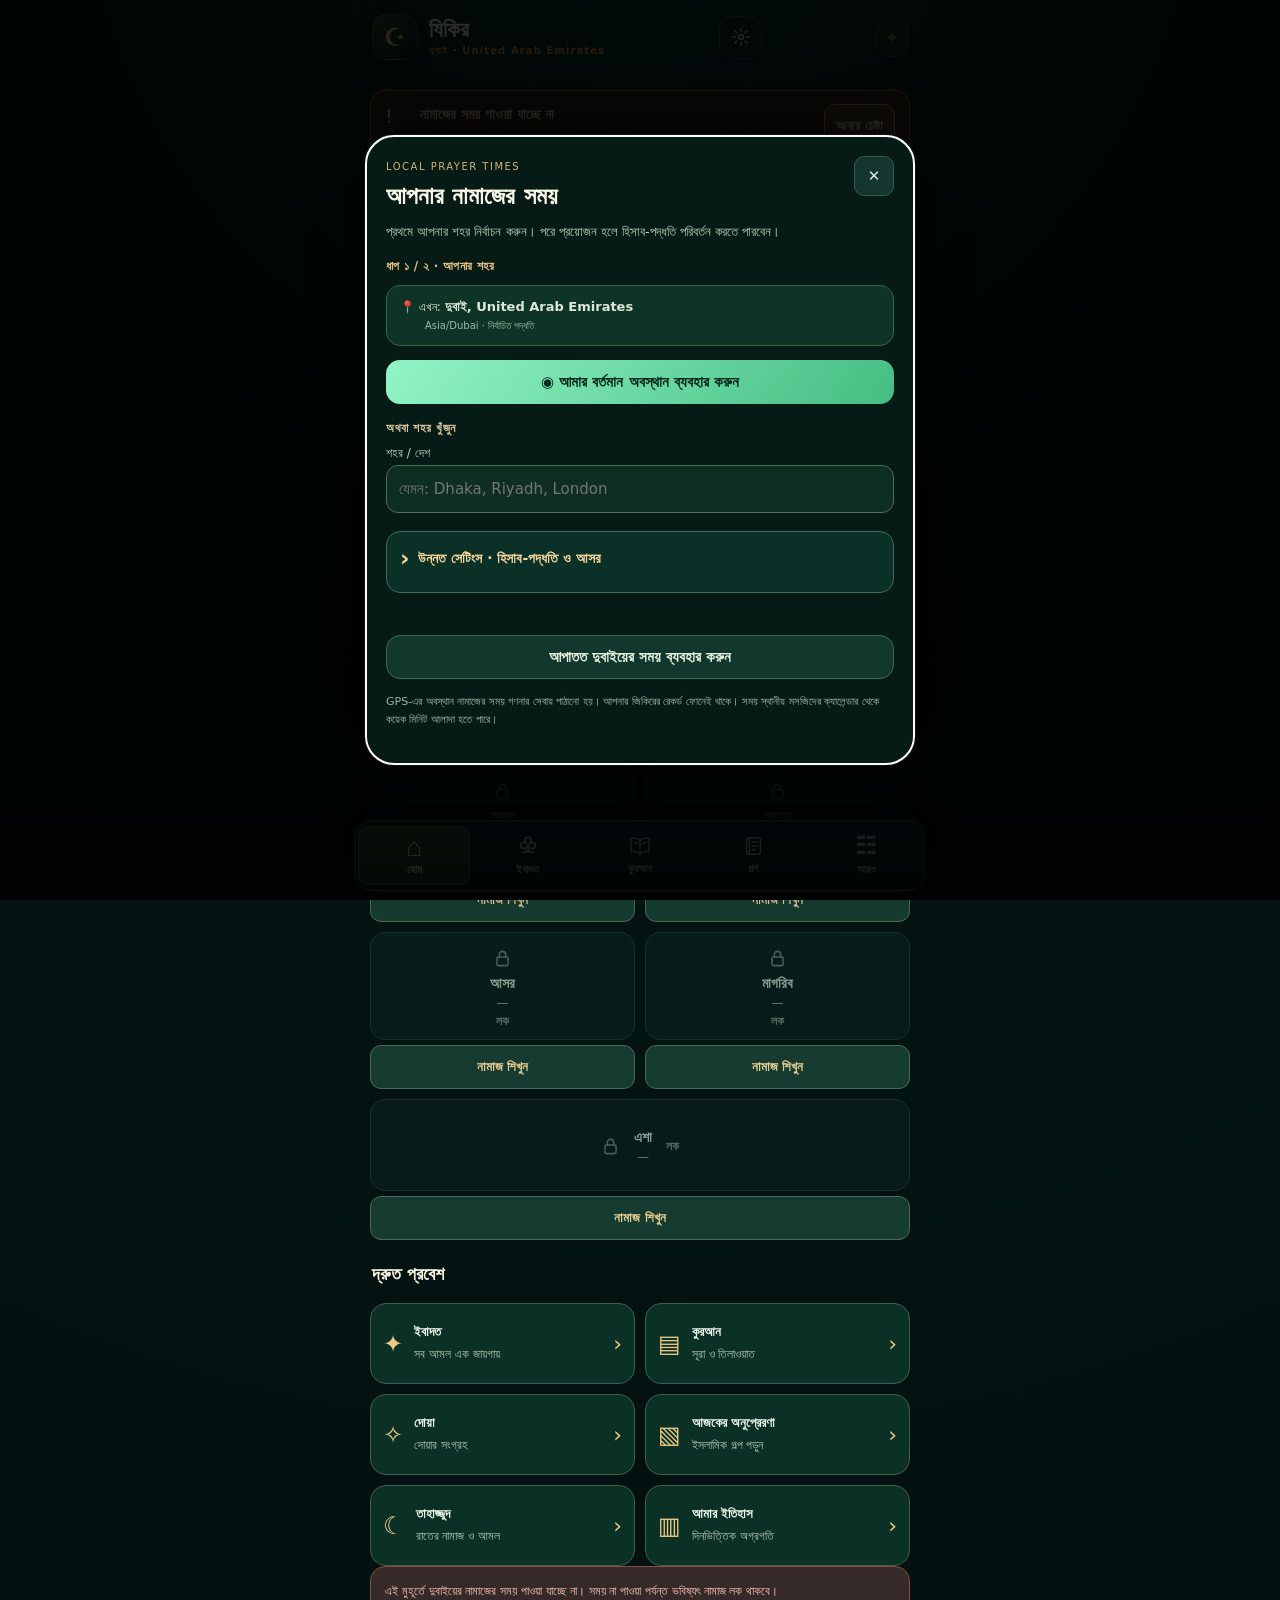
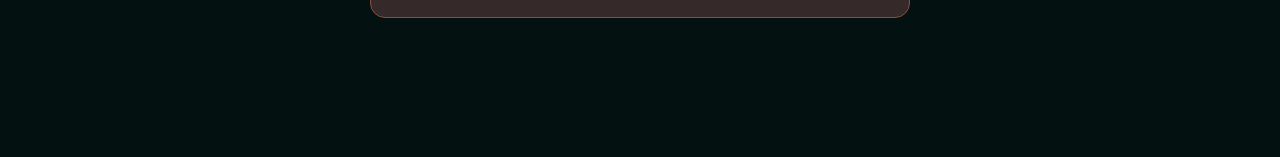
<file: index.html>
<!doctype html>
<html lang="bn">
<head>
<meta charset="utf-8">
<meta name="viewport" content="width=device-width, initial-scale=1, viewport-fit=cover">
<meta name="theme-color" content="#071017">
<meta name="apple-mobile-web-app-capable" content="yes">
<meta name="apple-mobile-web-app-status-bar-style" content="black-translucent">
<meta name="apple-mobile-web-app-title" content="যিকির">
<meta name="description" content="দুবাইয়ের নামাজের পর জিকির, তাহাজ্জুদ, বিষয়ভিত্তিক দোয়া ও ১০টি ছোট সুরার বাংলা উচ্চারণ।">
<link rel="manifest" href="manifest.webmanifest">
<link rel="icon" href="icon-192.png" type="image/png">
<link rel="apple-touch-icon" sizes="180x180" href="apple-touch-icon.png">
<title>যিকির • Dubai Dhikr Tracker</title>
<style>
:root { color-scheme:light; --forest:#0c4f46;--dark:#113a33;--sage:#eff7f1;--gold:#c69b56;--paper:#f7f8f5;--ink:#1c302b;--muted:#71817b;--line:#e7ece8;--white:#fff;--danger:#9a4e46; }
*{box-sizing:border-box}html{font-family:system-ui,-apple-system,"Noto Sans Bengali","Hind Siliguri","Vrinda",sans-serif;-webkit-text-size-adjust:100%;scroll-behavior:smooth}body{margin:0;background:var(--paper);color:var(--ink);font-size:14px}button,input{font:inherit}button{cursor:pointer}button:disabled{cursor:not-allowed}a{color:var(--forest)}.app{max-width:1050px;min-height:100dvh;margin:auto;display:grid;grid-template-columns:1fr}.shell{max-width:620px;width:100%;margin:0 auto;padding:0 18px 106px}.header{padding:20px 0 17px;display:flex;align-items:center;justify-content:space-between}.brand{display:flex;align-items:center;gap:10px}.brand-mark{width:39px;height:39px;border-radius:13px;background:var(--forest);color:#f3dab1;display:flex;align-items:center;justify-content:center;font-size:23px;box-shadow:0 8px 20px #0c4f4620}.brand-name{font-size:19px;font-weight:800;letter-spacing:-.4px}.brand-sub{font-size:11px;color:var(--muted);margin-top:1px}.smallpill{border:1px solid var(--line);border-radius:100px;background:white;padding:8px 10px;font-size:11px;color:var(--dark);display:flex;align-items:center;gap:6px}.hero{padding:24px;border-radius:24px;background:radial-gradient(circle at 100% 10%,#357c69 0,transparent 40%),linear-gradient(140deg,#0a5448,#0d382f);color:white;position:relative;overflow:hidden;box-shadow:0 14px 35px #0c4f461a}.hero:before{content:"☪";position:absolute;right:-23px;top:-48px;color:#ffffff0b;font-size:210px;transform:rotate(-19deg)}.eyebrow{font-size:11px;letter-spacing:1px;text-transform:uppercase;opacity:.76}.hero h1{font-size:25px;line-height:1.4;font-weight:750;margin:10px 0 6px;max-width:330px}.hero p{font-size:12px;color:#d7e6dd;line-height:1.8;max-width:310px;margin:0}.hero-foot{display:flex;align-items:center;justify-content:space-between;gap:12px;margin-top:22px;border-top:1px solid #ffffff28;padding-top:15px;position:relative}.hero-metric strong{font-size:18px}.hero-metric small{display:block;font-size:10px;color:#c6dcd3;margin-bottom:3px}.clock{font-variant-numeric:tabular-nums;font-size:16px;font-weight:800;color:#f9d69f}.section-title{display:flex;align-items:center;justify-content:space-between;margin:24px 0 12px;gap:12px}.section-title h2{font-size:17px;font-weight:800;margin:0}.section-title .sub{font-size:11px;color:var(--muted)}.card{border-radius:19px;background:white;border:1px solid var(--line);box-shadow:0 3px 15px #243c3007}.summary{padding:17px 18px}.summary-row{display:flex;align-items:center;justify-content:space-between;gap:14px;margin-bottom:12px}.summary-row b{font-size:13px}.summary-row span{font-size:11px;color:var(--muted)}.bar{height:9px;background:#edf1ec;border-radius:30px;overflow:hidden}.bar>span{display:block;height:100%;background:linear-gradient(90deg,#0a6f5d,#49a483);border-radius:30px;transition:width .25s}.summary-foot{margin-top:9px;display:flex;justify-content:space-between;color:var(--muted);font-size:11px}.prayers{display:flex;flex-direction:column;gap:10px}.prayer{border:1px solid var(--line);background:#fff;border-radius:17px;padding:15px 16px;display:flex;align-items:center;gap:12px;width:100%;text-align:left;min-height:79px;transition:transform .15s,border-color .15s}.prayer:not(:disabled):active{transform:scale(.988)}.prayer:not(:disabled):hover{border-color:#96c0ae}.prayer:disabled{background:#fafafa;border-color:#eef0ed}.prayer-icon{width:43px;height:43px;flex-shrink:0;display:grid;place-items:center;border-radius:14px;background:#edf6ef;color:var(--forest);font-size:18px}.prayer:disabled .prayer-icon{color:#a1aba5;background:#eef0ed}.prayer-main{flex:1;min-width:0}.prayer-name{display:block;font-size:16px;font-weight:750;line-height:1.3}.prayer-desc{display:block;color:var(--muted);font-size:11px;margin-top:5px}.prayer-right{text-align:right;flex-shrink:0}.prayer-time{display:inline-block;font-size:12px;font-weight:800;font-variant-numeric:tabular-nums}.status{display:inline-flex;gap:4px;align-items:center;margin-top:6px;font-size:10px;padding:4px 8px;border-radius:50px;color:#557064;background:#eef8ef}.status.locked{color:#8d9490;background:#f0f2f0}.status.done{color:#096751;background:#dff5e9}.status.active{color:#92703d;background:#fff4de}.list-note{font-size:11px;line-height:1.8;color:#7a867f;padding:11px 3px}.nav{position:fixed;z-index:15;bottom:0;left:0;right:0;display:flex;justify-content:center;padding:0 10px max(12px,env(safe-area-inset-bottom));background:linear-gradient(transparent,#f7f8f5 20%)}.nav-in{width:min(100%,620px);background:white;border:1px solid #e2e9e4;box-shadow:0 7px 35px #1a47301e;border-radius:20px;display:flex;justify-content:space-around;padding:8px}.nav-btn{border:0;background:transparent;color:#86918a;min-width:70px;display:flex;align-items:center;flex-direction:column;gap:4px;font-size:10px;border-radius:13px;padding:8px 14px}.nav-btn svg{width:19px;height:19px;stroke:currentColor}.nav-btn.active{color:var(--forest);background:#eaf5ed;font-weight:750}.top-back{display:inline-flex;align-items:center;gap:6px;background:none;border:0;color:var(--forest);font-weight:700;padding:8px 0;margin-top:2px}.session-hero{padding:18px 20px;border-radius:20px;background:#fff;border:1px solid var(--line)}.session-top{display:flex;align-items:center;justify-content:space-between}.session-top h1{font-size:22px;margin:0}.session-meta{font-size:11px;color:var(--muted);margin-top:5px}.session-pct{width:54px;height:54px;display:grid;place-items:center;border-radius:50%;background:conic-gradient(var(--forest) var(--fill),#ebf0ec 0);position:relative;font-size:12px;font-weight:800;color:var(--forest)}.session-pct:before{content:"";position:absolute;inset:6px;border-radius:50%;background:white}.session-pct span{position:relative}.session-sub{font-size:11px;color:var(--muted);margin-top:12px}.accordion-list{display:flex;flex-direction:column;gap:9px;margin-top:16px}.dua{scroll-margin-top:14px;background:white;border:1px solid var(--line);border-radius:17px;overflow:hidden}.dua.open{border-color:#9dc8af;box-shadow:0 6px 18px #0c4f460b}.dua-head{background:none;border:0;width:100%;min-height:70px;padding:13px 14px;display:flex;align-items:center;gap:12px;text-align:left}.dua-n{width:32px;height:32px;flex-shrink:0;border-radius:11px;background:#f1f4f0;display:grid;place-items:center;color:#64776b;font-weight:750;font-size:12px}.dua-n.complete{background:#e0f5e9;color:#0a7254}.dua-title{font-size:13px;font-weight:760}.dua-sub{font-size:11px;color:var(--muted);margin-top:5px}.dua-hright{margin-left:auto;display:flex;align-items:center;gap:7px;color:#7b9383;font-size:12px;flex-shrink:0}.rot{transition:transform .16s}.open .rot{transform:rotate(180deg)}.dua-body{border-top:1px solid var(--line);padding:16px;background:linear-gradient(#fff,#fcfefc)}.fieldlabel{font-size:10px;color:#7f9589;font-weight:800;letter-spacing:.5px;margin-bottom:8px}.pron{white-space:pre-line;font-size:15px;line-height:2.1;color:#16372f;font-weight:500}.arabic{font-size:20px;line-height:2.2;direction:rtl;text-align:right;color:#184a40;font-family:"Times New Roman",serif}.meaning{color:#55695f;line-height:1.95;font-size:12px}.extra{margin-top:18px;padding-top:13px;border-top:1px dashed #e3ebe4}.count-wrap{background:#eff8f1;border:1px solid #dfeee2;border-radius:16px;margin-top:15px;padding:12px 15px;display:flex;align-items:center;justify-content:space-between;gap:10px}.count-text{font-size:11px;color:#678275}.count-num{font-size:24px;color:#0f6552;font-weight:850;font-variant-numeric:tabular-nums}.count-main{display:block;text-align:left;flex:1;min-width:0;border:0;padding:6px 0;background:transparent;color:inherit;cursor:pointer}.count-main:disabled{opacity:1;cursor:default}.count-main:focus-visible{outline:2px solid var(--forest);outline-offset:3px;border-radius:6px}.count-actions{display:flex;align-items:center;gap:8px}.count-button{width:43px;height:43px;border:0;background:#0f6754;color:white;border-radius:13px;font-size:22px;font-weight:650}.count-button.minus{background:#fff;color:#426f5a;border:1px solid #caddd0;font-size:19px}.count-button:disabled{opacity:.35}.single-btn{background:#0c6553;color:white;border:0;border-radius:13px;padding:13px 20px;font-weight:750;width:100%;margin-top:14px}.single-btn.complete{background:#e2f5e9;color:#0c6751}.count-foot{font-size:10px;color:#7a9182;margin-top:8px}.empty{text-align:center;padding:34px 22px;color:#6b8274;line-height:1.9}.panel-head{margin-bottom:15px}.panel-head h1{margin:0 0 5px;font-size:23px}.panel-head p{margin:0;font-size:12px;color:var(--muted);line-height:1.7}.mini-stats{display:grid;grid-template-columns:repeat(3,1fr);gap:8px;margin:16px 0}.mini-stats .card{padding:15px 11px;text-align:center}.stat-val{font-size:23px;font-weight:850;color:var(--forest)}.stat-label{font-size:10px;color:var(--muted);margin-top:5px}.week{display:flex;gap:7px;align-items:flex-end;justify-content:space-between;padding:22px 17px 15px}.day{flex:1;text-align:center;min-width:0}.daybar{height:86px;width:min(22px,100%);background:#eaf0ea;border-radius:9px;overflow:hidden;display:flex;align-items:flex-end;margin:0 auto 9px}.daybar span{width:100%;border-radius:8px;display:block;min-height:0;background:linear-gradient(#5ea888,#09654f)}.daylabel{font-size:10px;color:var(--muted)}.record-list{display:flex;flex-direction:column;gap:8px;margin-top:12px}.record{display:flex;align-items:center;justify-content:space-between;gap:8px;border:1px solid var(--line);border-radius:14px;background:#fff;padding:13px 15px}.record b{font-size:12px}.record p{font-size:10px;color:var(--muted);margin:5px 0 0}.record-right{text-align:right;color:#0c5c4b;font-size:12px;font-weight:750}.record-right small{display:block;color:var(--muted);font-size:10px;font-weight:400;margin-top:5px}.settings-card{padding:19px;margin:12px 0}.settings-card h3{font-size:14px;margin:0 0 8px}.settings-card p{font-size:12px;line-height:1.9;color:#66776c}.action-btn{background:#f0f6f1;border:1px solid #dcebe0;border-radius:12px;color:var(--forest);font-weight:750;padding:12px 13px;margin:4px 7px 4px 0}.action-btn.danger{background:#fff3f1;border-color:#f4d9d5;color:#a04841}.notice{background:#fff7e9;border:1px solid #f2e7cb;border-radius:13px;padding:12px 14px;color:#8b6834;font-size:11px;line-height:1.8;margin-top:15px}.tiny{font-size:11px;line-height:1.9;color:#7d8881}.hide{display:none!important}.toast{position:fixed;left:50%;bottom:96px;transform:translateX(-50%);background:#123c33;color:white;padding:12px 18px;border-radius:12px;max-width:90%;min-width:150px;text-align:center;box-shadow:0 10px 30px #0d3e302c;z-index:50;font-size:12px;opacity:0;pointer-events:none;transition:opacity .2s}.toast.show{opacity:1}.infoicon{width:15px;height:15px;vertical-align:middle}.source-badge{background:#ecf3ed;color:#547466;font-size:10px;border-radius:15px;padding:5px 8px}.section-small{display:flex;align-items:center;justify-content:space-between;margin:22px 0 10px}.section-small h3{font-size:14px;margin:0}.section-small small{font-size:10px;color:#89968b}.muted-btn{background:none;border:0;padding:6px;color:#527c64;font-size:11px;text-decoration:underline}.record-items{font-size:11px;color:#73867a;line-height:1.7;max-width:265px}.topline{display:flex;align-items:center;justify-content:space-between;gap:5px}.loading{color:#89948d;animation:pulse 1.5s infinite}@keyframes pulse{50%{opacity:.5}}.live-pill{display:flex;align-items:center;gap:7px;color:#daeae0;font-size:10px}.live-dot{height:6px;width:6px;background:#74e1b1;border-radius:50%}.inline-link{border:0;background:none;color:#0c6553;text-decoration:underline;font-size:11px;padding:4px}.finished{padding:20px;border:1px solid #bee1ca;background:#e9f8ed;border-radius:16px;text-align:center;color:#0e694d;margin-top:18px}.finished h3{margin:8px 0}.finished p{font-size:12px;line-height:1.8;margin:5px 0 0}.footnote{text-align:center;font-size:10px;color:#929e93;line-height:1.7;margin:22px 10px}.clockline{font-size:12px;color:#7c8a81;font-weight:550}.errbox{border-radius:15px;background:#fff1e8;padding:14px;color:#9a543a;font-size:12px;line-height:1.8}.errbox button{border:1px solid #ebb99e;background:white;border-radius:10px;color:#a75e43;padding:8px 12px;margin-top:8px} @media(min-width:800px){.shell{padding-top:20px}.header{padding-top:13px}.hero{padding:30px}.prayers{display:grid;grid-template-columns:1fr 1fr}.prayer:last-child:nth-child(odd){grid-column:span 2}.dua-body{padding:20px}.nav{bottom:20px;padding:0;background:transparent}.nav-in{max-width:400px}}@media(max-width:350px){.shell{padding-left:12px;padding-right:12px}.prayer{padding:11px}.prayer-time{font-size:11px}.header{padding-top:14px}.nav-btn{min-width:61px}}

/* ---- v2 / immersive iPhone design system ---- */
:root{--v2-ink:#173a32;--v2-green:#075a46;--v2-forest:#073b31;--v2-mint:#e8f2e9;--v2-sand:#f3e3c8;--v2-gold:#d8b777;--v2-paper:#f6f6f0}
html,body{background:#f5f6f0;color:var(--v2-ink)}
button{-webkit-tap-highlight-color:transparent;touch-action:manipulation}
button:focus-visible{outline:3px solid #d9ae5d;outline-offset:3px}
.shell{max-width:580px;padding:0 19px 120px}
.nav{padding-bottom:max(12px,env(safe-area-inset-bottom));background:linear-gradient(0deg,#f5f6f0 64%,#f5f6f000)}
.nav-in{max-width:560px;border-radius:23px;box-shadow:0 16px 30px rgba(6,49,36,.13);border:1px solid #e9ebe4}
.nav-btn{min-height:58px;min-width:86px;font-size:11px;font-weight:650}
.nav-btn.active{background:#e5f0e7;color:#075b46}
.v2-topbar{display:flex;justify-content:space-between;align-items:center;min-height:89px;padding-top:env(safe-area-inset-top);gap:16px}
.v2-logo{display:flex;gap:11px;align-items:center;min-width:0}
.v2-symbol{height:48px;width:48px;flex:0 0 48px;display:grid;place-items:center;border-radius:15px;color:#e7c788;font-size:27px;background:linear-gradient(125deg,#086950,#05382d);box-shadow:0 8px 15px #07392b22}
.v2-logo strong{font-size:25px;line-height:1.1;display:block;letter-spacing:-.5px}
.v2-logo small{display:block;color:#8a988b;font-size:8.5px;letter-spacing:1.1px;white-space:nowrap;margin-top:4px}
.v2-location{border:1px solid #e0e9df;color:#3a705b;background:#fff;border-radius:100px;padding:11px 12px;font-size:10px;font-weight:850;white-space:nowrap;letter-spacing:.4px}
.v2-hero{isolation:isolate;overflow:hidden;position:relative;background:linear-gradient(150deg,#0a614c 1%,#073b31 65%,#092b26);border-radius:29px;min-height:265px;box-shadow:0 24px 34px #07533c29;color:#fff}
.v2-hero:before{content:'';position:absolute;inset:0;pointer-events:none;background:radial-gradient(circle at 100% 0,#a2cba344,transparent 37%),linear-gradient(120deg,transparent,#00000008)}
.v2-hero-halo{pointer-events:none;position:absolute;right:-72px;top:17px;width:245px;height:245px;border-radius:50%;border:1px solid #e0cca51c;box-shadow:0 0 0 35px #c9b58309,0 0 0 75px #c9b58308}
.v2-hero-orbit{position:absolute;right:10px;top:12px;font-size:102px;color:#e9d0a02b;line-height:1}
.v2-hero-inner{padding:29px 26px 25px;position:relative;z-index:1}
.v2-hero-overline{font-size:11px;color:#d8e9dc;opacity:.9}
.v2-hero h1{font-size:clamp(26px,7vw,34px);line-height:1.52;letter-spacing:-.7px;margin:12px 0 7px;max-width:400px;font-weight:800}
.v2-hero h1 em{font-style:normal;color:#efd29e}
.v2-hero p{max-width:275px;font-size:12px;line-height:1.85;color:#cfe2d6;margin:0}
.v2-hero-rule{height:1px;background:#ffffff32;margin:25px 0 15px}
.v2-hero-data{display:flex;align-items:flex-start;justify-content:space-between;gap:18px}
.v2-hero-data div:last-child{text-align:right}
.v2-hero-data small{display:block;color:#b9d0c2;font-size:10px;margin-bottom:6px}
.v2-hero-data strong{font-size:21px;font-weight:800;font-variant-numeric:tabular-nums}
.v2-hero-data strong.v2-next{font-size:12px;line-height:1.5}
.v2-progress-card{display:flex;align-items:center;gap:21px;background:#fff;border:1px solid #eceee7;padding:19px 20px;border-radius:24px;margin-top:17px;box-shadow:0 8px 25px #142f2609}
.v2-progress-ring{--p:0%;width:96px;height:96px;flex:0 0 96px;display:grid;place-items:center;background:conic-gradient(#0c795c var(--p),#e6efe7 0);border-radius:50%;position:relative}
.v2-progress-ring:before{content:'';position:absolute;inset:9px;background:#fff;border-radius:50%}
.v2-progress-ring>div{position:relative;text-align:center;line-height:1.08}
.v2-progress-ring strong{font-size:30px;color:#075f4a;font-weight:850}
.v2-progress-ring span{font-size:12px;color:#9ca99c;display:block}
.v2-progress-content{display:flex;flex-direction:column;gap:5px;min-width:0}
.v2-kicker{font-size:10px;color:#2b8c68;font-weight:800}
.v2-progress-content strong{font-size:17px;line-height:1.55;letter-spacing:-.25px}
.v2-progress-content small{font-size:11px;color:#809084;line-height:1.6}
.v2-continue{display:flex;justify-content:space-between;align-items:center;text-align:left;gap:12px;background:linear-gradient(120deg,#0d7959,#086449);color:#fff;border:0;border-radius:20px;min-height:86px;width:100%;padding:17px 19px;margin-top:16px;box-shadow:0 13px 23px #0462462b}
.v2-continue:active,.v2-giant-tap:active{transform:scale(.98)}
.v2-continue-left{display:flex;flex-direction:column;gap:5px}
.v2-continue-left small{font-size:11px;color:#d8eae0}
.v2-continue-left strong{font-size:19px}
.v2-circle-arrow{display:grid;place-items:center;border-radius:50%;width:47px;height:47px;flex:0 0 47px;color:#0e6b50;background:#f9e6bf;font-size:25px;font-weight:600}
.v2-section-heading{display:flex;align-items:flex-end;justify-content:space-between;gap:15px;margin:30px 2px 15px}
.v2-section-heading small{display:block;letter-spacing:1.8px;font-size:9px;color:#ad8b59;font-weight:900;margin-bottom:4px}
.v2-section-heading h2{font-size:23px;letter-spacing:-.5px;margin:0}
.v2-section-heading>span{font-size:11px;color:#869586;padding-bottom:3px}
.v2-prayer-grid{display:grid;grid-template-columns:repeat(2,minmax(0,1fr));gap:11px}
.v2-prayer{width:100%;min-height:149px;border-radius:22px;background:white;border:1px solid #e9ede6;padding:17px;text-align:left;display:flex;flex-direction:column;align-items:stretch;position:relative;box-shadow:0 4px 15px #143f2b08;transition:transform .16s}
.v2-prayer:not(:disabled):active{transform:scale(.975)}
.v2-prayer.is-current{border:1.5px solid #7ac6a2;background:linear-gradient(145deg,#edf9ee,#fff)}
.v2-prayer.v2-locked{background:#f0f1ec;box-shadow:none;color:#87918a}
.v2-prayer-emblem{width:43px;height:43px;display:grid;place-items:center;background:#e4f2e8;border-radius:15px;color:#167052;font-size:22px}
.v2-locked .v2-prayer-emblem{color:#9aa59e;background:#e5e9e2}
.v2-prayer-details{display:flex;flex-direction:column;margin-top:14px;gap:3px}
.v2-prayer-details strong{font-size:18px;line-height:1.1}
.v2-prayer-details small{font-size:12px;color:#8d9b8e;font-variant-numeric:tabular-nums}
.v2-status{position:absolute;top:18px;right:14px;font-weight:800;font-size:10px;color:#237658;background:#e6f3e8;border-radius:15px;padding:5px 8px}
.v2-locked .v2-status{background:#e4e9e1;color:#8d9990}
.v2-status.is-complete{background:#d1f4e0}
.v2-home-note{font-size:11px;line-height:1.8;text-align:center;color:#7e8d80;margin:20px 7px 4px}
.v2-home-note small{font-size:10px}
.v2-simple-header{display:flex;align-items:center;justify-content:space-between;height:79px;gap:12px;font-size:14px;font-weight:700}
.v2-back,.v2-focus-close,.v2-focus-min{width:45px;height:45px;flex:0 0 45px;border:1px solid #e4eae2;border-radius:15px;background:#fff;color:#235a44;display:grid;place-items:center}
.v2-header-moon{font-size:24px;color:#96743c;width:45px;text-align:center}
.v2-session-hero{padding:25px 24px 27px;border-radius:26px;background:radial-gradient(circle at 100% 0,#3f846b,#0b5c47 55%,#073d31);color:#fff;box-shadow:0 15px 28px #135a4022}
.v2-session-icon{font-size:30px;color:#ebd09b;margin-bottom:13px}
.v2-session-hero>small{display:block;font-size:11px;color:#bedcc8;line-height:1.6}
.v2-session-hero h1{font-size:27px;line-height:1.4;margin:6px 0}
.v2-session-hero p{font-size:12px;color:#d2e7da;margin:0}
.v2-meter{height:8px;background:#ffffff31;border-radius:20px;margin-top:23px;overflow:hidden}
.v2-meter span{display:block;height:100%;background:#f2d299;border-radius:20px}
.v2-done-banner{padding:17px 18px;background:#dff2e6;color:#08764f;margin-top:17px;border-radius:16px;font-size:14px;font-weight:700}
.v2-continue.session-start{margin-top:17px}
.v2-step-list{display:flex;flex-direction:column;gap:11px}
.v2-dua-row{width:100%;background:#fff;border:1px solid #e6ece5;min-height:92px;border-radius:19px;display:flex;align-items:center;gap:13px;padding:16px;text-align:left;box-shadow:0 4px 15px #14482c08}
.v2-dua-row:active{background:#f2faf2}
.v2-stepnum{display:grid;place-items:center;background:#ebf2ed;color:#166c50;width:48px;height:48px;flex:0 0 48px;border-radius:15px;font-size:16px;font-weight:900}
.v2-dua-row.complete .v2-stepnum{background:#dff5e6}
.v2-row-copy{flex:1;min-width:0}
.v2-row-copy strong{display:block;font-size:16px;line-height:1.5;color:#17382d}
.v2-row-copy small{display:block;color:#7f8f82;font-size:11px;margin-top:4px;line-height:1.4}
.v2-row-arrow{font-size:21px;color:#8cb89d}
/* The reading session is a truly separate viewport, not a tiny inline accordion. */
body.focus-mode{overflow:hidden;overscroll-behavior:none}
body.focus-mode .nav{display:none}
body.focus-mode .shell{padding:0}
.v2-focus-page{position:fixed;left:50%;top:0;bottom:0;transform:translateX(-50%);width:100%;max-width:620px;z-index:25;background:#f8f8f4;display:grid;grid-template-rows:auto 4px minmax(0,1fr) auto;box-shadow:0 0 50px #091f161c}
.v2-focus-head{display:flex;align-items:center;justify-content:space-between;gap:10px;padding:calc(env(safe-area-inset-top) + 14px) 20px 15px;background:#fff}
.v2-focus-close{font-size:21px;font-weight:450}
.v2-focus-min{background:#eaf4eb;transform:none}
.v2-focus-min svg{transform:rotate(180deg)}
.v2-focus-heading{text-align:center;display:flex;flex-direction:column;gap:4px;min-width:0}
.v2-focus-heading span{font-size:15px;font-weight:850}
.v2-focus-heading strong{font-size:11px;color:#809288}
.v2-focus-line{height:4px;width:100%;background:#e4eee6;overflow:hidden}
.v2-focus-line span{display:block;height:100%;background:#0c8c65;transition:width .28s}
.v2-focus-reading{min-height:0;overflow-y:auto;overflow-x:hidden;overscroll-behavior:contain;-webkit-overflow-scrolling:touch;scrollbar-width:thin;scrollbar-color:#c7d8c9 transparent}
.v2-focus-body{padding:24px 20px 32px;max-width:560px;margin:0 auto}
.v2-focus-kicker{text-transform:uppercase;letter-spacing:1.6px;color:#b79a61;font-size:10px;font-weight:850}
.v2-focus-body h1{font-size:clamp(23px,6.7vw,32px);letter-spacing:-.5px;line-height:1.5;margin:11px 0 6px}
.v2-focus-subtitle{color:#8c9b8e;font-size:13px;margin-bottom:22px}
.v2-bullet{margin:0 8px}
.v2-focus-tabs{display:flex;gap:5px;align-items:stretch;padding:5px;background:#eaeee8;border-radius:15px;margin-bottom:17px}
.v2-tab{display:block;flex:1;min-width:0;border:0;border-radius:12px;background:transparent;color:#79867c;padding:13px 5px;font-size:12px;font-weight:850;white-space:nowrap}
.v2-tab.active{background:#fff;color:#0b6950;box-shadow:0 3px 8px #1139280f}
.v2-reading-paper{border:1px solid #ecece2;border-radius:22px;padding:23px 22px 26px;min-height:173px;background:linear-gradient(145deg,#fff,#fffdf7);box-shadow:0 9px 32px #4d593409}
.v2-reading-caption{font-size:11px;font-weight:850;color:#ab8d5b;letter-spacing:.5px;margin-bottom:15px}
.v2-reading-p{font-size:20px;font-weight:600;line-height:2;letter-spacing:0;overflow-wrap:break-word;word-break:normal;margin:0 0 14px;color:#1b4134}
.v2-reading-p:last-child{margin-bottom:0}
.v2-reading-paper.is-long .v2-reading-p{font-size:18px;line-height:2.02}
.v2-reading-paper.is-arabic .v2-reading-p{font-family:'Geeza Pro','Noto Naskh Arabic',serif;font-weight:500;font-size:29px;line-height:2.15;direction:rtl;text-align:right}
.v2-reading-paper.is-arabic.is-long .v2-reading-p{font-size:25px;line-height:2.15}
.v2-reading-paper:lang(bn) .v2-reading-p{white-space:normal}
.v2-reading-hint{margin-top:18px;color:#819184;font-size:11px;line-height:1.9;text-align:center}
.v2-focus-dock{padding:15px 20px calc(14px + env(safe-area-inset-bottom));background:#fff;box-shadow:0 -8px 35px #1b402313;border-top:1px solid #e9ede6;z-index:1}
.v2-counter-top{display:flex;align-items:center;justify-content:space-between;gap:14px;margin-bottom:13px}
.v2-counter-top>div:first-child{display:flex;align-items:baseline;gap:12px}
.v2-counter-top small{color:#839489;font-size:12px;font-weight:700}
.v2-counter-top strong{font-size:28px;color:#0a654b;line-height:1.1;font-variant-numeric:tabular-nums}
.v2-counter-top strong span{font-size:15px;color:#9baba0}
.v2-counter-progress{font-size:12px;font-weight:900;background:#e5f4e8;color:#11704f;border-radius:20px;padding:8px 11px}
.v2-tap-row{display:flex;gap:11px;align-items:stretch}
.v2-minus{width:59px;min-width:59px;border:1px solid #dbe9df;border-radius:17px;font-size:34px;background:#f2f6f1;color:#41745a}
.v2-minus:disabled{opacity:.35}
.v2-giant-tap{position:relative;flex:1;min-height:76px;border:0;border-radius:19px;background:linear-gradient(135deg,#0c9067,#036445);box-shadow:0 9px 19px #04674937;color:#fff;font-size:17px;font-weight:900;display:flex;align-items:center;justify-content:center;gap:10px;padding:10px 14px;transition:transform .12s ease}
.v2-giant-tap:disabled{background:#e1f0e6;color:#4c8667;box-shadow:none;opacity:1}
.v2-button-flower{font-size:22px;color:#f5d69d}
.v2-tap-arrow{font-size:25px}
.v2-next-link{display:block;width:100%;text-align:center;border:0;background:transparent;color:#267257;font-weight:750;font-size:12px;padding:12px}
.v2-success-layer{position:absolute;inset:0;z-index:4;background:#0b392e75;backdrop-filter:blur(7px);-webkit-backdrop-filter:blur(7px);display:flex;align-items:center;justify-content:center;padding:26px;animation:v2fade .18s ease-out}
.v2-success-card{position:relative;max-width:420px;width:100%;background:#fff;border-radius:30px;text-align:center;padding:32px 26px 27px;box-shadow:0 25px 80px #042a2745;animation:v2rise .25s ease-out}
.v2-success-seal{background:linear-gradient(150deg,#0fa06a,#096042);width:91px;height:91px;display:grid;place-items:center;border-radius:50%;color:#fff;font-size:51px;font-weight:350;margin:0 auto 23px;box-shadow:0 0 0 10px #e7f6ea}
.v2-success-over{font-size:10px;letter-spacing:2px;color:#ac8752;font-weight:900}
.v2-success-card h2{font-size:29px;margin:12px 0}
.v2-success-card p{font-size:14px;color:#6e8673;line-height:1.75;margin:0}
.v2-success-track{height:5px;border-radius:10px;background:#eef4ee;overflow:hidden;margin:24px 0 17px}
.v2-success-track span{display:block;height:100%;background:#0b8059;animation:v2fill 1.25s linear forwards}
.v2-success-next{border:0;background:#eaf5ed;color:#0d7453;border-radius:15px;padding:15px;font-size:15px;font-weight:800;width:100%;min-height:53px}
@keyframes v2fade{from{opacity:0}to{opacity:1}}@keyframes v2rise{from{transform:translateY(20px) scale(.96)}to{transform:translateY(0) scale(1)}}@keyframes v2fill{from{width:0}to{width:100%}}
@media(max-width:360px){.v2-hero-inner{padding:23px 19px}.v2-progress-card{gap:14px;padding:15px}.v2-prayer{padding:13px}.v2-tab{font-size:11px}.v2-reading-p{font-size:18px}.v2-focus-body{padding:20px 14px 26px}.v2-focus-dock{padding-left:13px;padding-right:13px}.v2-giant-tap{font-size:14px}.v2-reading-paper{padding:20px 15px}}
@media(min-width:800px){.v2-hero{min-height:300px}.v2-prayer-grid{grid-template-columns:repeat(2,minmax(0,1fr))}.v2-focus-page{top:20px;bottom:20px;border-radius:27px;overflow:hidden}.v2-focus-head{padding-top:14px}}
@media(prefers-reduced-motion:reduce){.v2-success-layer,.v2-success-card,.v2-success-track span{animation:none!important}.v2-continue,.v2-giant-tap{transition:none}}


/* DHIKR V3 — NIGHT SANCTUARY. A unified immersive dark visual language. */
:root {
  color-scheme:dark;
  --forest:#20e2ae; --dark:#081a20; --sage:#122629; --gold:#ecc98f;
  --paper:#071017; --ink:#ecf9f6; --muted:#90a8ad; --line:#284049;
  --white:#122229; --danger:#ff8f8c;
  --surface:#101f27; --surface-deep:#0b1920; --surface-hi:#182d34;
  --glow:#1de1a3; --gold-soft:#d0af76;
}
html{background:#071017;color-scheme:dark;scroll-behavior:smooth}
body{background:radial-gradient(ellipse 55% 33% at 50% -2%,#133631 0,transparent 94%),#071017;color:#ebf7f6;font-size:15px}
button{-webkit-tap-highlight-color:transparent;touch-action:manipulation}
button:focus-visible,a:focus-visible{outline:2px solid #5dfbd0;outline-offset:3px}
::selection{background:#24a989;color:#021819}
a{color:#51e6bf}
.app{background:transparent}
.shell{padding:0 17px 116px}
.header,.v2-topbar{padding-top:max(22px,env(safe-area-inset-top));}
.brand-mark,.v2-symbol{background:linear-gradient(145deg,#134238,#072620);color:#e6c27f;border:1px solid #36675a;box-shadow:0 0 24px #0bdb9566}
.brand-name{color:#fff}.brand-sub,.v2-logo small{color:#81a29b}
.smallpill,.v2-location{background:#11272a!important;border:1px solid #2d544e!important;color:#a7eacf!important}
/* High-contrast dark application shell */
.card,.prayer,.session-hero,.dua,.record,.settings-card,.notice,.action-btn,
.v2-progress-card,.v2-prayer,.v2-dua-row{background:#112128;color:#f1faf8;border-color:#29434a;box-shadow:0 8px 22px #01090c38}
.card{border-radius:21px}
.section-title h2,.panel-head h1,.record b,.settings-card h3,.v2-section-heading h2{color:#eef8f5}
.panel-head p,.stat-label,.record p,.record-items,.record-right small,
.section-title .sub,.notice,.settings-card p,.tiny,.footnote{color:#a0b5b8}
.summary-foot,.list-note,.prayer-desc,.dua-sub,.meaning{color:#93aaaf}
.bar,.daybar{background:#20373c}.bar>span,.daybar span{background:linear-gradient(90deg,#15976d,#45e4b1)}
.prayer:disabled,.v2-prayer.v2-locked{background:#0d1920;border-color:#1c2f35;opacity:.70;color:#748e94}
.prayer-icon,.v2-prayer-emblem{background:#173c34;color:#43eab4}
.prayer:disabled .prayer-icon,.v2-locked .v2-prayer-emblem{background:#1b2d32;color:#60787c}
.prayer-name,.dua-title,.v2-row-copy strong{color:#f0fbf7}
.status{background:#1b4037;color:#8ee9c3}
.status.locked{background:#253039;color:#82959d}
.status.done{background:#133e34;color:#59ffc4}
.status.active{background:#443622;color:#f4d494}
.nav{background:linear-gradient(to bottom,transparent 0,#071017ef 25%,#071017 100%);padding:0 12px max(8px,env(safe-area-inset-bottom));}
.nav-in{background:linear-gradient(160deg,#1c3237,#102229);border:1px solid #30514b;box-shadow:0 16px 48px #000b;border-radius:24px;gap:4px;padding:8px 7px}
.nav-btn{color:#8aa4a6;flex:1;min-width:0;min-height:55px;font-size:11px;font-weight:650}
.nav-btn.active{background:#1e5344;color:#5af9c4;box-shadow:inset 0 0 0 1px #357862}
.nav-btn svg{width:22px;height:22px}
/* Home — architectural, sculpted, depth */
.v2-topbar{display:flex;align-items:center;justify-content:space-between;padding:calc(max(env(safe-area-inset-top),0px) + 20px) 0 21px;gap:8px}
.v2-logo{align-items:center;gap:12px}
.v2-symbol{width:48px;height:48px;border-radius:16px;font-size:26px}
.v2-logo strong{font-size:24px;letter-spacing:-1px;font-weight:850;color:#f8fcf9}
.v2-logo small{font-size:9px;letter-spacing:1.5px;font-weight:800;margin-top:2px}
.v2-location{border-radius:100px;font-size:10px;letter-spacing:1.4px;font-weight:900;padding:10px 12px}
.v2-hero{position:relative;isolation:isolate;min-height:310px;background:linear-gradient(133deg,#0e3b37 0%,#082626 50%,#071a24 100%);border:1px solid #2a5551;border-radius:29px;overflow:hidden;box-shadow:0 20px 44px #0008,0 0 28px #02b98817}
.v2-hero:after{content:"";position:absolute;width:310px;height:310px;right:-110px;top:-110px;border-radius:50%;z-index:-1;pointer-events:none;background:radial-gradient(circle,#25dba33e 0,#0aa3741d 35%,transparent 72%);}
.v2-hero-inner{padding:26px 24px 24px;position:relative;z-index:2}
.v2-hero-halo{position:absolute;right:-97px;top:-115px;width:300px;height:300px;border-radius:50%;border:1px solid #54efb633;box-shadow:0 0 0 30px #5cd7bb06,0 0 0 66px #77e9be05,0 0 0 102px #68e2bb04;pointer-events:none}
.v2-hero-orbit{position:absolute;right:9px;top:29px;color:#e9c681;filter:drop-shadow(0 0 25px #ffdb8170);font-size:84px;transform:rotate(-18deg);opacity:.95;z-index:1}
.v2-hero-overline{color:#a8d8c6;font-size:11px;font-weight:750;letter-spacing:.2px;background:#112e2bb0;border:1px solid #3d6c5969;display:inline-flex;border-radius:30px;padding:7px 11px}
.v2-hero h1{font-size:clamp(28px,7.5vw,36px);line-height:1.42;margin:25px 0 8px;max-width:310px;letter-spacing:-.8px;color:#f6fffa;font-weight:880;text-wrap:balance}
.v2-hero h1 em{font-style:normal;color:#eac785;text-shadow:0 0 30px #ffcd5950}
.v2-hero p{font-size:12px;line-height:1.8;color:#b7d0cc;max-width:262px;margin:0}
.v2-hero-rule{height:1px;background:linear-gradient(90deg,#c5ccae5e,transparent);margin:25px 0 18px}
.v2-hero-data{display:flex;justify-content:space-between;gap:14px}
.v2-hero-data>div{min-width:0;max-width:57%}
.v2-hero-data small{font-size:10px;color:#9fc3b9;display:block;margin-bottom:5px}
.v2-hero-data strong{font-size:21px;line-height:1.3;color:#f6d28e;letter-spacing:.3px;font-variant-numeric:tabular-nums}
.v2-hero-data .v2-next{color:#e0eee9;font-size:12px;font-weight:700;letter-spacing:0;line-height:1.45}
.v2-progress-card{border-radius:24px;border:1px solid #294743;background:linear-gradient(135deg,#14292c,#0b1b23);box-shadow:0 10px 32px #0004;padding:21px;margin-top:15px;gap:18px}
.v2-progress-ring{width:97px;height:97px;flex:0 0 97px;background:conic-gradient(#36e5b1 var(--p),#27423f 0);filter:drop-shadow(0 0 10px #20dbaa24)}
.v2-progress-ring>div{background:#10262a;color:#f6fff9}
.v2-progress-ring strong{font-size:30px;color:#57efb9}
.v2-progress-ring span{color:#96b4b1}
.v2-progress-content{gap:7px}.v2-kicker{color:#dbbe84;font-weight:850;font-size:10px;letter-spacing:1px}
.v2-progress-content>strong{font-size:17px;color:#f1faf7;line-height:1.55}
.v2-progress-content small{font-size:11px;color:#a6bdba;line-height:1.5}
.v2-continue{width:100%;margin-top:15px;min-height:91px;padding:17px 20px;border-radius:22px;border:1px solid #6bfdd282;background:linear-gradient(112deg,#16be8d,#0a946f 80%,#087455);box-shadow:0 11px 32px #09ae7250, inset 0 1px #d9fff45c;color:#03261f;display:flex;align-items:center;justify-content:space-between;gap:10px;text-align:left;transition:transform .15s,box-shadow .15s}
.v2-continue:active,.v2-giant-tap:active{transform:scale(.975);box-shadow:0 3px 12px #0ab87f47}
.v2-continue-left small{display:block;font-size:12px;color:#064b36;opacity:.9;font-weight:800;margin-bottom:3px}
.v2-continue-left strong{font-size:23px;font-weight:900;line-height:1.25;color:#002f22}
.v2-circle-arrow{background:#093f30;color:#dffff2;border:1px solid #228a66;display:grid;place-items:center;width:54px;height:54px;flex:0 0 54px;border-radius:50%;font-size:25px}
.v2-section-heading{margin-top:30px;margin-bottom:15px;display:flex;align-items:end;justify-content:space-between;gap:10px}
.v2-section-heading small{font-size:10px;letter-spacing:2px;color:#e7c383;font-weight:850}
.v2-section-heading h2{font-size:23px;letter-spacing:-.5px;margin:5px 0 0;color:#f0fcf7}
.v2-section-heading>span{font-size:11px;font-weight:800;color:#afd0c3;background:#12332f;border:1px solid #2c544a;padding:8px 11px;border-radius:30px}
.v2-prayer-grid{gap:12px}
.v2-prayer{padding:18px;border-radius:22px;min-height:152px;background:linear-gradient(135deg,#12252b,#101e26);border:1px solid #29434a;box-shadow:0 8px 22px #0005;position:relative}
.v2-prayer.v2-current{border-color:#30d9a0;background:linear-gradient(135deg,#16423b,#0a2b32);box-shadow:0 0 0 1px #2edfaa44,0 15px 35px #0bb07d25}
.v2-prayer.v2-locked{background:#0b1820;color:#6b828a;opacity:.68;box-shadow:none}
.v2-prayer-emblem{width:49px;height:49px;border-radius:17px;font-size:24px;background:#193b36;color:#e7c686;display:grid;place-items:center}
.v2-prayer-details{margin-top:18px;gap:5px}
.v2-prayer-details strong{font-size:20px;color:#ecf9f4}
.v2-locked .v2-prayer-details strong{color:#899b9c}
.v2-prayer-details small{font-size:12px;color:#aac7bf}
.v2-status{top:17px;right:15px;padding:7px 10px;background:#193f35;color:#61f5bc;border:1px solid #306c52;font-size:11px}
.v2-locked .v2-status{background:#1a2b30;color:#78939a;border-color:#2b3d42}
.v2-status.is-complete{background:#185e45;color:#b4ffe2}
.v2-home-note{color:#94a9a7;line-height:1.85;margin:22px 5px 8px;font-size:12px}
/* Prayer session — enlarged guided checklist */
.v2-simple-header{height:84px;color:#dfece9;font-size:14px;font-weight:800}
.v2-back,.v2-focus-close,.v2-focus-min{background:#192b30;border:1px solid #3c585c;color:#d5f9e8;box-shadow:0 4px 14px #0004;border-radius:16px;width:48px;height:48px;flex-basis:48px}
.v2-header-moon{color:#ebc782}
.v2-session-hero{border:1px solid #2f6d58;background:radial-gradient(ellipse at 92% 0,#1b725a70,transparent 58%),linear-gradient(135deg,#0d3935,#10212b);border-radius:27px;padding:28px 25px;box-shadow:0 18px 35px #0006}
.v2-session-icon{font-size:38px;color:#e5c787}
.v2-session-hero>small{color:#9cc8b5}
.v2-session-hero h1{font-size:31px;color:#fff}
.v2-session-hero p{font-size:13px;color:#b3d4c6}
.v2-meter{background:#2a5046;height:10px;border-radius:50px}
.v2-meter span{background:linear-gradient(90deg,#d4ae72,#f6dda7);box-shadow:0 0 10px #dfc48499}
.v2-step-list{gap:12px}
.v2-dua-row{border:1px solid #2c454d;background:#13242c;border-radius:22px;min-height:100px;padding:16px;box-shadow:0 8px 18px #0003}
.v2-dua-row:active{background:#1d3a3e}
.v2-dua-row.complete{background:#0f2926;border-color:#245d45}
.v2-stepnum{width:53px;height:53px;flex-basis:53px;border-radius:17px;background:#23383a;color:#ecce91;font-size:17px}
.v2-dua-row.complete .v2-stepnum{background:#1b6248;color:#60f2bb}
.v2-row-copy strong{color:#f5fbf9;font-size:17px;line-height:1.5}
.v2-row-copy small{color:#96b1b1;font-size:12px;margin-top:5px}
.v2-row-arrow{font-size:26px;color:#6befc0}
.v2-done-banner{background:#123f34;border:1px solid #358f6f;color:#86f2be;border-radius:18px}
/* Full screen ceremony — not an accordion */
body.focus-mode{background:#061119;overflow:hidden}
body.focus-mode .shell{padding:0}
.v2-focus-page{background:radial-gradient(ellipse 80% 30% at 52% 0,#133b37 0,transparent 95%),#071219;grid-template-rows:auto 3px minmax(0,1fr) auto;box-shadow:0 0 90px #000a;color:#eff9f4}
.v2-focus-head{background:#0b2028e8;border-bottom:1px solid #223d41;padding:calc(env(safe-area-inset-top) + 12px) 18px 15px;min-height:83px;backdrop-filter:blur(18px);-webkit-backdrop-filter:blur(18px)}
.v2-focus-close{font-size:20px;background:#193036;color:#e7f3ed}
.v2-focus-min{background:#203c39;color:#6defbe}
.v2-focus-heading span{font-size:16px;font-weight:900;color:#f7fff9}
.v2-focus-heading strong{font-size:11px;color:#9dbfb1}
.v2-focus-line{background:#1d383b}
.v2-focus-line span{background:linear-gradient(90deg,#c5a165,#43ecc0);box-shadow:0 0 14px #17c798}
.v2-focus-reading{scrollbar-color:#3d796d transparent;overscroll-behavior:contain}
.v2-focus-body{padding:27px 20px 34px;max-width:580px}
.v2-focus-kicker{font-size:11px;font-weight:900;color:#e9c481;letter-spacing:1.8px}
.v2-focus-body h1{color:#fff;font-size:clamp(27px,7.5vw,38px);line-height:1.45;letter-spacing:-.5px;font-weight:900;margin:16px 0 7px}
.v2-focus-subtitle{color:#a3beba;font-size:13px;margin-bottom:22px}
.v2-focus-tabs{background:#14282f;border:1px solid #2b494d;border-radius:17px;padding:5px;gap:5px;margin-bottom:18px}
.v2-tab{min-height:48px;border-radius:12px;color:#9bb6b8;font-size:12px;font-weight:900;padding:11px 5px}
.v2-tab.active{background:#24644e;color:#ddffef;box-shadow:0 4px 20px #033922aa,inset 0 1px #67e6b243}
.v2-reading-paper{background:linear-gradient(145deg,#142830 0%,#102028 100%);border:1px solid #3b5c5a;border-radius:26px;padding:26px 22px 28px;min-height:210px;box-shadow:0 16px 35px #0005,inset 0 1px #93edb10e;position:relative;overflow:hidden}
.v2-reading-paper:before{content:"";position:absolute;width:125px;height:125px;right:-66px;top:-75px;border-radius:50%;box-shadow:0 0 0 25px #20bd9344,0 0 0 48px #48cc9b12;pointer-events:none}
.v2-reading-caption{color:#e7c68f;font-size:11px;font-weight:900;letter-spacing:.6px;margin-bottom:17px;position:relative}
.v2-reading-p{font-size:clamp(20px,5.1vw,23px);line-height:1.9;letter-spacing:0;color:#f0fbf3;font-weight:620;margin:0 0 18px;position:relative;overflow-wrap:anywhere;text-wrap:pretty}
.v2-reading-paper.is-long .v2-reading-p{font-size:clamp(18px,4.65vw,20px);line-height:1.92;margin-bottom:15px}
.v2-reading-paper.is-arabic .v2-reading-p{font-family:'Geeza Pro','Noto Naskh Arabic',serif;font-weight:500;font-size:clamp(29px,7.5vw,36px);line-height:2;color:#f6e6c8;text-align:right;overflow-wrap:break-word}
.v2-reading-paper.is-arabic.is-long .v2-reading-p{font-size:clamp(24px,6.5vw,29px);line-height:2}
.v2-reading-hint{color:#94b6af;font-size:12px;line-height:1.8;margin-top:23px}
.v2-focus-dock{border-top:1px solid #31514f;background:linear-gradient(180deg,#10242b,#0a1a22);box-shadow:0 -18px 32px #0006;padding:16px 18px calc(14px + env(safe-area-inset-bottom));z-index:2}
.v2-counter-top{margin-bottom:16px}
.v2-counter-top small{font-size:12px;color:#99bdb2}
.v2-counter-top strong{font-size:32px;color:#62f2be}
.v2-counter-top strong span{font-size:18px;color:#94b1b0}
.v2-counter-progress{background:#1c5246;color:#9af6ce;border:1px solid #2c7b61;font-size:13px;border-radius:30px;padding:9px 12px}
.v2-tap-row{gap:12px}
.v2-minus{width:66px;min-width:66px;border:1px solid #37565a;border-radius:21px;background:#22353a;color:#a6c3bd;font-size:36px}
.v2-giant-tap{min-height:93px;border:1px solid #8effd06c;border-radius:22px;background:linear-gradient(105deg,#25e3ac,#13b886);box-shadow:0 10px 28px #12bd8561,inset 0 1px #e5fff0aa;color:#063326;font-size:18px;font-weight:950;gap:8px;padding:13px 12px}
.v2-button-flower{font-size:26px;color:#0d6447}
.v2-tap-arrow{font-size:31px;color:#07533c}
.v2-giant-tap:disabled{background:#245848;color:#87eab8;border:1px solid #47856f;box-shadow:none}
.v2-next-link{color:#71edbc;font-size:13px;font-weight:850;min-height:40px}
/* Ceremony after a completed item */
.v2-success-layer{background:#031515d8;backdrop-filter:blur(18px);-webkit-backdrop-filter:blur(18px);padding:22px}
.v2-success-card{background:radial-gradient(circle at 50% -3%,#225345 0,#14272e 44%,#0d1e26 100%);border:1px solid #467b63;color:#f0fcf5;border-radius:32px;padding:36px 25px 28px;box-shadow:0 35px 90px #000a,0 0 80px #27c58d19}
.v2-success-seal{width:100px;height:100px;background:linear-gradient(135deg,#5ff1bd,#149671);box-shadow:0 0 0 9px #174f3c,0 0 0 19px #26684c4d,0 0 44px #2adea176;color:#072f23;font-size:55px;margin-bottom:28px}
.v2-success-over{color:#f4d397;font-size:11px;letter-spacing:2.5px}
.v2-success-card h2{font-size:32px;color:#f7fff9;margin:14px 0}
.v2-success-card p{color:#aecbc0;font-size:15px;line-height:1.85}
.v2-success-track{background:#24473d;height:6px;margin:27px 0 19px}
.v2-success-track span{background:#53efbb}
.v2-success-next{background:#244b40;color:#dcfff0;border:1px solid #4b9074;border-radius:17px;min-height:57px;font-size:15px}
/* Supporting pages remain consistent */
.panel-head h1{font-size:27px}
.stat-val{color:#5cefb8}
.record{border:1px solid #2a454a}
.record-right{color:#5be8ad}
.daylabel{color:#a6c1b8}
.week{background:#11252b}
.notice{background:#132c30;border:1px solid #2d5351;border-radius:18px}
.settings-card{background:#13252d;border:1px solid #2d454a}
.settings-card h3{font-size:18px}
.action-btn{background:#1e3b3a;color:#b2f7d5;border-color:#3a6a58}
.action-btn.danger{background:#432a2c;color:#ffada0;border-color:#7d4445}
#toast{background:#203a35;color:#e3fff0;border:1px solid #367b5e;box-shadow:0 14px 38px #0008}
.errbox{background:#362929;color:#fac2b0;border:1px solid #854f45}
/* scrollbars unobtrusive, focus stays readable on small screens */
@media(max-width:390px){.v2-hero-inner{padding:22px 20px}.v2-hero h1{font-size:29px}.v2-hero-orbit{right:0;top:30px;font-size:69px}.v2-continue-left strong{font-size:21px}.v2-progress-card{padding:17px;gap:12px}.v2-progress-ring{width:84px;height:84px;flex-basis:84px}.v2-focus-body{padding:23px 16px 24px}.v2-reading-paper{padding:22px 19px}.v2-focus-dock{padding:13px 13px calc(11px + env(safe-area-inset-bottom))}.v2-giant-tap{min-height:82px;font-size:15px}.v2-minus{min-width:56px;width:56px}.v2-tab{font-size:11px;padding:10px 4px}}
@media(max-height:650px){.v2-focus-head{min-height:66px;padding-top:calc(5px + env(safe-area-inset-top));padding-bottom:8px}.v2-focus-body{padding-top:17px}.v2-focus-body h1{font-size:26px;margin:10px 0 4px}.v2-focus-subtitle{margin-bottom:13px}.v2-tap-row .v2-giant-tap{min-height:68px}.v2-counter-top{margin-bottom:8px}.v2-focus-dock{padding-top:9px;padding-bottom:calc(5px + env(safe-area-inset-bottom))}}
@media(min-width:800px){.v2-focus-page{border:1px solid #2a6050}.v2-prayer-grid{grid-template-columns:repeat(2,minmax(0,1fr))}}
@media(prefers-reduced-motion:reduce){*,*:before,*:after{animation-duration:.01ms!important;transition-duration:.01ms!important;scroll-behavior:auto!important}}
/* Final contrast refinements discovered in mobile render */
.v2-prayer.is-current{border:1px solid #33e4ae;background:linear-gradient(135deg,#174338 0%,#0a2a30 95%);color:#f1fcf6;box-shadow:0 0 0 1px #36e2ab36,0 16px 34px #11b98c1f}
.v2-progress-ring:before{background:#10262a;inset:10px}
.v2-progress-ring>div{background:transparent}
.v2-prayer.is-current .v2-prayer-details strong{color:#f7fff8}
.v2-prayer.is-current .v2-prayer-details small{color:#9ee3c2}

/* Reader accessibility — persistent font-size preference */
.v2-focus-page.reading-large .v2-reading-p{font-size:clamp(23px,6.2vw,27px);line-height:1.95}
.v2-focus-page.reading-large .v2-reading-paper.is-long .v2-reading-p{font-size:clamp(21px,5.4vw,23px)}
.v2-focus-page.reading-large .v2-reading-paper.is-arabic .v2-reading-p{font-size:clamp(32px,8.1vw,40px)}
.v2-focus-page.reading-large .v2-reading-paper.is-arabic.is-long .v2-reading-p{font-size:clamp(27px,7vw,33px)}
.v2-focus-min{font-size:20px;letter-spacing:-2px;font-weight:900;color:#81f5c6}
.v2-focus-min span{letter-spacing:0;margin-left:1px}

</style>
<link rel="stylesheet" href="tahajjud.css">
<link rel="stylesheet" href="experience.css">
<link rel="stylesheet" href="v6-enhancements.css">
<link rel="stylesheet" href="v7-reader.css">
<link rel="stylesheet" href="v8-polish.css">
<link rel="stylesheet" href="location-prayers.css?v=10.0.0">
<link rel="stylesheet" href="dua-flow.css?v=1.1.0">
<link rel="stylesheet" href="salah-companion.css?v=1.0.0">
<link rel="stylesheet" href="daily-zikr.css?v=1.0.1">
<link rel="stylesheet" href="phase1-core.css?v=1.0.0">
<link rel="stylesheet" href="phase2-experience.css?v=11.9.4">
<link rel="stylesheet" href="phase3-polish.css?v=1.0.0">
<link rel="stylesheet" href="backup-recovery.css?v=1.0.0">
<link rel="stylesheet" href="quran-compact.css?v=1.0.0">
<link rel="stylesheet" href="dua-compact.css?v=1.0.0">
<link rel="stylesheet" href="dua-library-v2.css?v=1.0.0">
<link rel="stylesheet" href="dua-reader-v3.css?v=1.0.0">
<link rel="stylesheet" href="smart-header.css?v=1.0.0">
</head>
<body>
<div class="app"><main class="shell" id="root"></main></div>
<nav class="nav" aria-label="নেভিগেশন"><div class="nav-in" id="nav"></div></nav>
<div class="toast" role="status" id="toast"></div>
<input class="hide" type="file" accept="application/json,.json" id="restore-input">
<script src="backup-journal.js?v=1.0.0" defer></script>
<script src="app.js?v=9.0.2" defer></script>
<script src="tahajjud.js?v=9.0.1" defer></script>
<script src="dua-content-phase4.js?v=1.0.0" defer></script>
<script src="dua-catalog.js?v=1.0.1" defer></script>
<script src="experience.js?v=11.9.4" defer></script>
<script src="asma-v6.js?v=9.0.0" defer></script>
<script src="surah-details-v6.js?v=9.0.0" defer></script>
<script src="v6-interactions.js?v=9.0.0" defer></script>
<script src="v7-reader.js?v=9.0.0" defer></script>
<script src="v8-fixes.js?v=9.0.0" defer></script>
<script src="v9-native-links.js?v=9.2.0" defer></script>
<script src="location-prayers.js?v=10.9.1" defer></script>
<script src="dua-flow.js?v=1.1.0" defer></script>
<script src="salah-data.js?v=1.0.0" defer></script>
<script src="salah-companion.js?v=1.1.0" defer></script>
<script src="daily-zikr.js?v=1.0.1" defer></script>
<script src="phase2-experience.js?v=11.9.4" defer></script>
<script src="phase3-polish.js?v=1.0.0" defer></script>
<script src="phase4-stability.js?v=1.0.0" defer></script>
<script src="backup-recovery.js?v=1.0.1" defer></script>
<script src="dua-compact.js?v=1.0.2" defer></script>
<script src="dua-library-v2.js?v=1.0.2" defer></script>
<script src="dua-reader-v3.js?v=1.0.1" defer></script>
<script src="smart-header.js?v=1.0.0" defer></script>
</body>
</html>
</file>
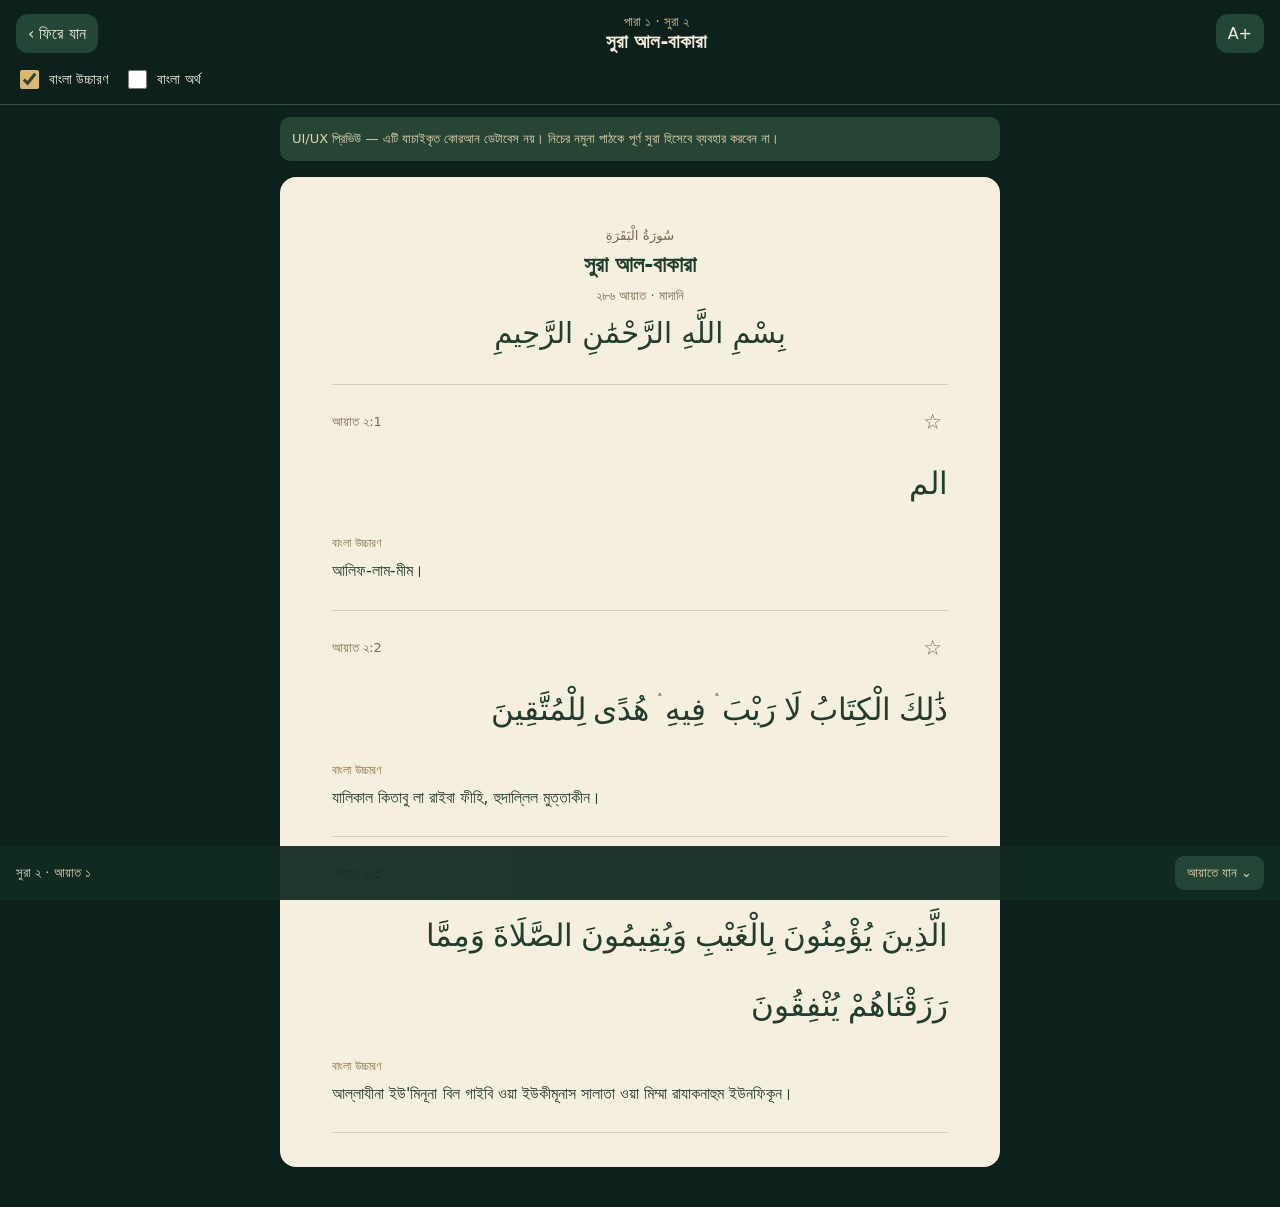
<file: quran-reader-preview.html>
<!doctype html><html lang="bn"><head><meta charset="utf-8"><meta name="viewport" content="width=device-width,initial-scale=1,viewport-fit=cover"><meta name="theme-color" content="#0c211b"><title>আল-কোরআন · রিডার প্রিভিউ</title><style>
:root{font-family:system-ui,"Noto Sans Bengali",sans-serif;color:#f5eddb;background:#0c211b}*{box-sizing:border-box}body{margin:0}header{position:sticky;top:0;z-index:2;background:#0c211b;padding:14px 16px 12px;border-bottom:1px solid #385344}.top{display:flex;align-items:center;justify-content:space-between;gap:12px}.title{text-align:center}.title small{display:block;color:#d6c08c}.title strong{font-size:19px}button{font:inherit;cursor:pointer;border:0}header button{background:#234637;color:#f5eddb;padding:10px 12px;border-radius:12px}.options{display:flex;flex-wrap:wrap;gap:16px;margin-top:14px;font-size:14px}.options label{display:flex;align-items:center;gap:7px}input[type=checkbox]{accent-color:#d8b96e;width:19px;height:19px}.reading{max-width:720px;margin:16px auto 40px;padding:26px 20px 60px;background:#f5efdf;color:#203d2e;border-radius:16px;min-height:75vh}.surah{text-align:center;padding:14px 0 22px;border-bottom:1px solid #d8cdb6}.surah h1{font-size:22px;margin:8px 0}.surah small{color:#786b50}.bismillah{font-size:29px;line-height:2;text-align:center;direction:rtl}.verse{padding:24px 0;border-bottom:1px solid #d8cdb6}.versehead{display:flex;justify-content:space-between;align-items:center;color:#806d4b;font-size:13px}.bookmark{background:transparent;color:#806d4b;font-size:21px}.arabic{font-family:"Traditional Arabic","Amiri",serif;font-size:var(--arabic-size,31px);line-height:2.25;text-align:right;direction:rtl;margin:14px 0}.extra{margin-top:14px}.extra small{color:#8b764c;font-size:12px}.extra p{line-height:1.85;margin:5px 0 0}.foot{position:fixed;bottom:0;left:0;right:0;background:#102b22eF;color:#ead8ac;padding:10px 16px calc(10px + env(safe-area-inset-bottom));display:flex;justify-content:space-between;align-items:center;font-size:13px}.foot button{background:#234637;color:#ead8ac;padding:9px 12px;border-radius:9px}.notice{padding:12px;background:#274535;border-radius:10px;color:#e5d5b2;font-size:13px;line-height:1.5;margin:12px auto;max-width:720px}@media(min-width:760px){.reading{padding:34px 52px}} </style></head><body>
<header><div class="top"><button onclick="history.back()">‹ ফিরে যান</button><div class="title"><small>পারা ১ · সুরা ২</small><strong>সুরা আল-বাকারা</strong></div><button id="size" aria-label="ফন্ট বড় করুন">A+</button></div><div class="options"><label><input id="pron" type="checkbox" checked> বাংলা উচ্চারণ</label><label><input id="meaning" type="checkbox"> বাংলা অর্থ</label></div></header>
<div class="notice">UI/UX প্রিভিউ — এটি যাচাইকৃত কোরআন ডেটাবেস নয়। নিচের নমুনা পাঠকে পূর্ণ সুরা হিসেবে ব্যবহার করবেন না।</div>
<main class="reading"><section class="surah"><small>سُورَةُ الْبَقَرَةِ</small><h1>সুরা আল-বাকারা</h1><small>২৮৬ আয়াত · মাদানি</small><div class="bismillah">بِسْمِ اللَّهِ الرَّحْمَٰنِ الرَّحِيمِ</div></section><div id="verses"></div></main>
<div class="foot"><span id="position">সুরা ২ · আয়াত ১</span><button id="jump">আয়াতে যান ⌄</button></div>
<script>
const sample=[{n:1,a:"الم",p:"আলিফ-লাম-মীম।",m:"আলিফ-লাম-মীম।"},{n:2,a:"ذَٰلِكَ الْكِتَابُ لَا رَيْبَ ۛ فِيهِ ۛ هُدًى لِلْمُتَّقِينَ",p:"যালিকাল কিতাবু লা রাইবা ফীহি, হুদাল্লিল মুত্তাকীন।",m:"এ সেই কিতাব, যাতে কোনো সন্দেহ নেই; মুত্তাকিদের জন্য পথনির্দেশ।"},{n:3,a:"الَّذِينَ يُؤْمِنُونَ بِالْغَيْبِ وَيُقِيمُونَ الصَّلَاةَ وَمِمَّا رَزَقْنَاهُمْ يُنْفِقُونَ",p:"আল্লাযীনা ইউ'মিনূনা বিল গাইবি ওয়া ইউকীমূনাস সালাতা ওয়া মিম্মা রাযাকনাহুম ইউনফিকূন।",m:"যারা অদৃশ্যে বিশ্বাস করে, সালাত প্রতিষ্ঠা করে এবং তাদের দেওয়া জীবিকা থেকে ব্যয় করে।"}];
const p=document.getElementById("pron"),m=document.getElementById("meaning");p.checked=localStorage.getItem("quran-pron")!=="false";m.checked=localStorage.getItem("quran-meaning")==="true";
function draw(){document.getElementById("verses").innerHTML=sample.map(v=>'<article class="verse" id="ayah-'+v.n+'"><div class="versehead"><span>আয়াত ২:'+v.n+'</span><button class="bookmark" aria-label="বুকমার্ক" data-n="'+v.n+'">'+(localStorage.getItem("quran-bookmark")==String(v.n)?"★":"☆")+'</button></div><div class="arabic">'+v.a+'</div>'+(p.checked?'<div class="extra"><small>বাংলা উচ্চারণ</small><p>'+v.p+'</p></div>':"")+(m.checked?'<div class="extra"><small>বাংলা অর্থ</small><p>'+v.m+'</p></div>':"")+'</article>').join("");document.querySelectorAll(".bookmark").forEach(b=>b.onclick=()=>{localStorage.setItem("quran-bookmark",b.dataset.n);draw()})}
p.onchange=()=>{localStorage.setItem("quran-pron",p.checked);draw()};m.onchange=()=>{localStorage.setItem("quran-meaning",m.checked);draw()};draw();let big=false;document.getElementById("size").onclick=()=>{big=!big;document.documentElement.style.setProperty("--arabic-size",big?"38px":"31px")};document.getElementById("jump").onclick=()=>{const n=prompt("নমুনা আয়াত নম্বর (১–৩)");if(n&&+n>=1&&+n<=3)document.getElementById("ayah-"+n).scrollIntoView({behavior:"smooth"})};
</script></body></html>
</file>
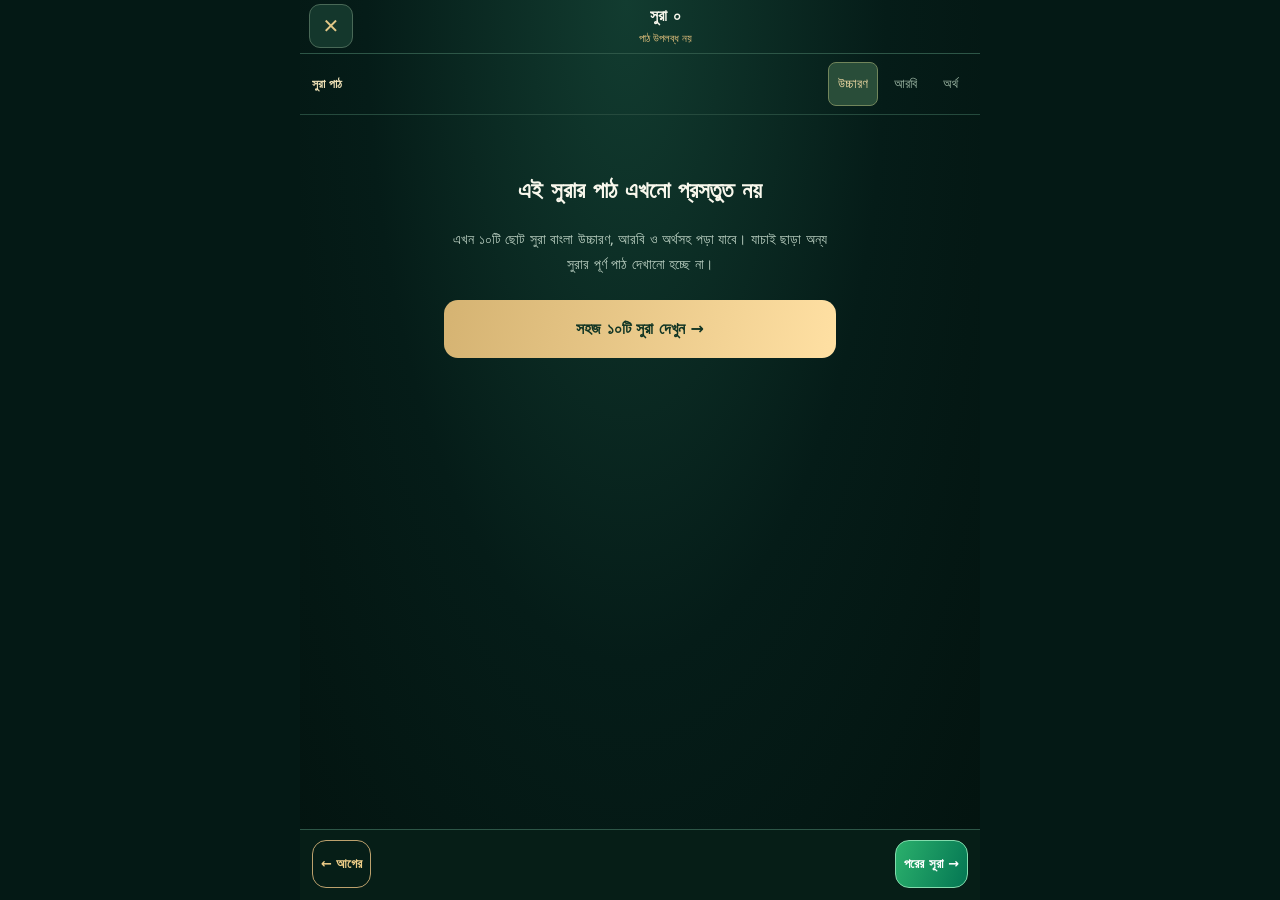
<file: reader.html>
<!doctype html><html lang="bn"><head><meta charset="utf-8"><meta name="viewport" content="width=device-width, initial-scale=1, viewport-fit=cover"><meta name="theme-color" content="#041915"><meta name="apple-mobile-web-app-capable" content="yes"><title>কুরআন রিডার • যিকির</title><link rel="manifest" href="manifest.webmanifest"><link rel="apple-touch-icon" href="apple-touch-icon.png"><style>
:root{color-scheme:dark;--bg:#041915;--panel:#0a3025;--line:#2d5647;--ink:#f8f7ec;--muted:#bacfc1;--gold:#e8c47e;--action:#078b59}
*{box-sizing:border-box} html,body{margin:0;min-height:100%;background:#041915;color:var(--ink);font-family:system-ui,-apple-system,"Noto Sans Bengali",sans-serif;-webkit-text-size-adjust:100%;}
body{overflow:hidden}.reader{height:100dvh;max-width:680px;margin:0 auto;display:flex;flex-direction:column;background:radial-gradient(ellipse at 48% 0%,#123c30 0%,#051c18 52%,#03130f 100%)}
.top{display:flex;align-items:center;gap:11px;padding:calc(10px + env(safe-area-inset-top)) 14px 10px;border-bottom:1px solid var(--line);flex-shrink:0}
.back{width:44px;height:44px;border-radius:14px;border:1px solid #52715d;background:#0f2d24;color:var(--gold);font-size:24px;text-decoration:none;display:grid;place-items:center;flex-shrink:0}
.heading{flex:1;min-width:0;text-align:center}.heading strong{display:block;font-size:17px;white-space:nowrap;text-overflow:ellipsis;overflow:hidden}.heading small{font-size:11px;color:var(--gold)}
.size{width:44px;height:44px;border:1px solid #52715d;border-radius:14px;background:#0f2d24;color:var(--gold);font-size:17px}
.modes{display:flex;align-items:center;gap:4px;padding:5px 12px;border-bottom:1px solid #254a3d;flex-shrink:0}.modes .primary{flex:1;font-size:12px;color:#eee0b6;font-weight:750}.modes button{border:1px solid transparent;background:none;color:#a2bca9;border-radius:8px;padding:8px 9px;min-height:35px;font-size:12px}.modes button[aria-selected=true]{background:#294d39;border-color:#71855b;color:#f8e0a8}
.scroll{flex:1;min-height:0;overflow-y:auto;-webkit-overflow-scrolling:touch;overscroll-behavior:contain;scrollbar-color:#315943 transparent}.verses{padding:10px 18px 60px;max-width:600px;margin:auto}.basmala{text-align:center;padding:14px 6px;color:#e4c47d;border-bottom:1px solid #34594b;margin:0 0 3px;font-size:15px;line-height:1.8}.verse{display:flex;gap:12px;align-items:flex-start;padding:18px 0;border-bottom:1px solid #305546;line-height:1.75}.verse:last-of-type{border-bottom:0}.number{border-radius:100px;width:30px;height:30px;border:1px solid #ad935d;display:grid;place-items:center;flex-shrink:0;color:#e9c782;font-size:12px;margin-top:3px}.words{flex:1;font-size:clamp(17px,4.5vw,21px);line-height:1.85;overflow-wrap:anywhere}.arabic .verse{flex-direction:row-reverse}.arabic .words{font-family:"Geeza Pro","Noto Naskh Arabic",serif;direction:rtl;text-align:right;font-size:clamp(26px,6.1vw,32px);line-height:2}.arabic .basmala{font-family:"Geeza Pro","Noto Naskh Arabic",serif;font-size:24px}.large .words{font-size:clamp(21px,5.5vw,25px)}.large.arabic .words{font-size:clamp(30px,7vw,38px)}
.endnote{text-align:center;color:#91b09e;font-size:12px;margin:32px 0 0}.tools{position:absolute;bottom:calc(80px + env(safe-area-inset-bottom));right:10px;display:flex;flex-direction:column;gap:6px;pointer-events:none}.tools button{pointer-events:auto;width:40px;height:38px;border-radius:12px;background:#133b2ccf;color:#e5d195;border:1px solid #64806370;font-size:18px}
.footer{border-top:1px solid var(--line);padding:10px 12px calc(12px + env(safe-area-inset-bottom));display:flex;gap:9px;align-items:center;justify-content:space-between;flex-shrink:0;background:#061e17}.footer a,.footer button{font-size:13px;font-weight:750;min-height:48px;display:grid;place-items:center;text-decoration:none;border-radius:14px;padding:0 15px}.previous{border:1px solid #bca16d;background:transparent;color:#efce88}.next{border:1px solid #82dcad;background:linear-gradient(110deg,#2bb06c,#047653);color:#fff}.footer button:disabled{opacity:.36}.position{color:#cfb67b;white-space:nowrap;font-size:12px}
.pending{padding:40px 24px;text-align:center;max-width:440px;margin:auto;line-height:1.8}.pending h1{font-size:23px}.pending p{color:var(--muted)}.pending a{display:block;background:linear-gradient(100deg,#d5b372,#ffe0a3);color:#113524;padding:15px;border-radius:14px;text-decoration:none;font-weight:750;margin-top:22px}
@media(max-width:365px){.modes .primary{font-size:11px}.modes button{padding:7px 6px}.footer a,.footer button{font-size:12px;padding:0 10px}.verses{padding-left:12px;padding-right:12px}}
@media(prefers-reduced-motion:reduce){html{scroll-behavior:auto}}

/* Phase 1: accessible read-completion and navigation controls. */
.modes button{min-height:44px}
.tools button{width:44px;height:44px}
.footer.phase1-footer{display:grid;grid-template-columns:minmax(0,1fr) auto minmax(0,1fr);gap:8px}
.footer .reader-complete{grid-column:1/-1;min-height:48px;width:100%;border:1px solid #94dfb1;background:#157c55;color:#fff;border-radius:12px;font-size:15px;font-weight:800}
.footer .reader-complete:disabled{background:#164b37;border-color:#477965;color:#d9eadd;opacity:1}
.footer .reader-save-status{grid-column:1/-1;font-size:12px;text-align:center;color:#e9d18f}
.footer .reader-save-status:empty{display:none}
.footer #prev{grid-column:1}
.footer #position{grid-column:2;text-align:center}
.footer #next{grid-column:3}
.footer #prev,.footer #next{padding:0 8px;text-align:center;line-height:1.3;min-width:0}
@media (max-width:365px){.footer #prev,.footer #next{font-size:12px;padding:0 5px}}
</style><link rel="stylesheet" href="./phase2-experience.css?v=1.0.0"><link rel="stylesheet" href="./phase3-polish.css?v=1.0.0"><link rel="stylesheet" href="./quran-unified-reader.css?v=1.0.3"></head><body><div class="reader"><header class="top"><a class="back" id="back" href="./?view=quran" aria-label="পাঠ বন্ধ করে কুরআন তালিকায় ফিরুন">✕</a><div class="heading"><strong id="heading">সুরা</strong><small id="info"></small></div><button class="size" id="size" aria-label="লেখা বড় বা ছোট করুন">A+</button></header><div class="modes" id="modes" role="tablist" aria-label="সুরা পাঠের ধরন"><span class="primary">সুরা পাঠ</span><button role="tab" aria-selected="true" data-mode="bn">উচ্চারণ</button><button role="tab" aria-selected="false" data-mode="ar">আরবি</button><button role="tab" aria-selected="false" data-mode="meaning">অর্থ</button></div><main class="scroll" id="scroll" tabindex="0" aria-label="সুরার পাঠ"><div id="readerBody"></div></main><div class="tools"><button id="up" aria-label="পাঠ উপরে স্ক্রল করুন">↑</button><button id="down" aria-label="পাঠ নিচে স্ক্রল করুন">↓</button></div><footer class="footer" id="footer"><a id="prev" class="previous" href="./?view=quran">← আগের</a><span class="position" id="position"></span><a id="next" class="next" href="./?view=quran">পরের সূরা →</a></footer><a id="backFoot" hidden href="./?view=quran">ফিরুন</a></div><script id="surah-data" type="application/json">[{"n":103,"title":"সুরা আল-আসর","ayat":3,"pron":"বিসমিল্লাহির রাহমানির রাহীম।\n\nওয়াল আসর।\nইন্নাল ইনসানা লাফী খুসর।\nইল্লাল্লাযীনা আমানূ ওয়া আমিলুস সালিহাতি, ওয়া তাওয়াসাও বিল হাক্কি, ওয়া তাওয়াসাও বিস সাবর।","arabic":["وَالْعَصْرِ","إِنَّ الْإِنْسَانَ لَفِي خُسْرٍ","إِلَّا الَّذِينَ آمَنُوا وَعَمِلُوا الصَّالِحَاتِ وَتَوَاصَوْا بِالْحَقِّ وَتَوَاصَوْا بِالصَّبْرِ"],"meaning":["সময়ের শপথ।","নিশ্চয়ই মানুষ ক্ষতির মধ্যে রয়েছে।","তবে তারা নয়, যারা ঈমান এনেছে, সৎকাজ করেছে এবং পরস্পরকে সত্য ও ধৈর্যের উপদেশ দিয়েছে।"]},{"n":105,"title":"সুরা আল-ফিল","ayat":5,"pron":"বিসমিল্লাহির রাহমানির রাহীম।\n\nআলাম তারা কাইফা ফা‘আলা রাব্বুকা বিআসহাবিল ফীল।\nআলাম ইয়াজ‘আল কাইদাহুম ফী তাদলীল।\nওয়া আরসালা আলাইহিম তাইরান আবাবীল।\nতারমীহিম বিহিজারাতিম মিন সিজ্জীল।\nফাজা‘আলাহুম কা‘আসফিম মা‘কূল।","arabic":["أَلَمْ تَرَ كَيْفَ فَعَلَ رَبُّكَ بِأَصْحَابِ الْفِيلِ","أَلَمْ يَجْعَلْ كَيْدَهُمْ فِي تَضْلِيلٍ","وَأَرْسَلَ عَلَيْهِمْ طَيْرًا أَبَابِيلَ","تَرْمِيهِمْ بِحِجَارَةٍ مِنْ سِجِّيلٍ","فَجَعَلَهُمْ كَعَصْفٍ مَأْكُولٍ"],"meaning":["আপনি কি দেখেননি, আপনার রব হাতিওয়ালাদের সঙ্গে কী করেছিলেন?","তিনি কি তাদের ষড়যন্ত্র ব্যর্থ করে দেননি?","আর তাদের ওপর ঝাঁকে ঝাঁকে পাখি পাঠিয়েছিলেন।","সেগুলো তাদের ওপর পোড়ামাটির পাথর নিক্ষেপ করছিল।","অতঃপর তিনি তাদের চিবানো খড়কুটোর মতো করে দিয়েছিলেন।"]},{"n":106,"title":"সুরা কুরাইশ","ayat":4,"pron":"বিসমিল্লাহির রাহমানির রাহীম।\n\nলি-ঈলাফি কুরাইশ।\nঈলাফিহিম রিহলাতাশ শিতাই ওয়াস সাইফ।\nফালইয়া‘বুদূ রাব্বা হাযাল বাইত।\nআল্লাযী আত‘আমাহুম মিন জূ‘ইঁ ওয়া আমানাহুম মিন খাওফ।","arabic":["لِإِيلَافِ قُرَيْشٍ","إِيلَافِهِمْ رِحْلَةَ الشِّتَاءِ وَالصَّيْفِ","فَلْيَعْبُدُوا رَبَّ هَٰذَا الْبَيْتِ","الَّذِي أَطْعَمَهُمْ مِنْ جُوعٍ وَآمَنَهُمْ مِنْ خَوْفٍ"],"meaning":["কুরাইশদের অভ্যস্ততার কারণে,","তাদের শীত ও গ্রীষ্মের সফরে অভ্যস্ত থাকার কারণে,","তারা যেন এই ঘরের (কাবার) রবের ইবাদত করে,","যিনি ক্ষুধায় তাদের খাদ্য দিয়েছেন এবং ভয় থেকে নিরাপদ করেছেন।"]},{"n":107,"title":"সুরা আল-মাউন","ayat":7,"pron":"বিসমিল্লাহির রাহমানির রাহীম।\n\nআরাআইতাল্লাযী ইউকাযযিবু বিদ্দীন।\nফাযালিকাল্লাযী ইয়াদুউল ইয়াতীম।\nওয়ালা ইয়াহুদ্দু আলা তা‘আমিল মিসকীন।\nফাওয়াইলুল লিল মুসাল্লীন।\nআল্লাযীনা হুম আন সালাতিহিম সাহূন।\nআল্লাযীনা হুম ইউরাঊন।\nওয়া ইয়ামনা‘ঊনাল মা‘ঊন।","arabic":["أَرَأَيْتَ الَّذِي يُكَذِّبُ بِالدِّينِ","فَذَٰلِكَ الَّذِي يَدُعُّ الْيَتِيمَ","وَلَا يَحُضُّ عَلَىٰ طَعَامِ الْمِسْكِينِ","فَوَيْلٌ لِلْمُصَلِّينَ","الَّذِينَ هُمْ عَنْ صَلَاتِهِمْ سَاهُونَ","الَّذِينَ هُمْ يُرَاءُونَ","وَيَمْنَعُونَ الْمَاعُونَ"],"meaning":["আপনি কি তাকে দেখেছেন, যে প্রতিদান দিবসকে অস্বীকার করে?","সেই তো এতিমকে কঠোরভাবে তাড়িয়ে দেয়,","এবং মিসকিনকে খাবার দিতে উৎসাহিত করে না।","অতএব দুর্ভোগ সেসব নামাজির জন্য,","যারা নিজেদের নামাজ সম্পর্কে উদাসীন,","যারা লোক দেখানোর জন্য কাজ করে,","এবং ছোটখাটো প্রয়োজনীয় সাহায্যও আটকে রাখে।"]},{"n":108,"title":"সুরা আল-কাউসার","ayat":3,"pron":"বিসমিল্লাহির রাহমানির রাহীম।\n\nইন্না আ‘তাইনা কাল-কাউসার।\nফাসাল্লি লিরাব্বিকা ওয়ানহার।\nইন্না শানিআকা হুওয়াল আবতার।","arabic":["إِنَّا أَعْطَيْنَاكَ الْكَوْثَرَ","فَصَلِّ لِرَبِّكَ وَانْحَرْ","إِنَّ شَانِئَكَ هُوَ الْأَبْتَرُ"],"meaning":["নিশ্চয়ই আমি আপনাকে আল-কাউসার (অঢেল কল্যাণ) দান করেছি।","তাই আপনার রবের জন্য নামাজ পড়ুন এবং কুরবানি করুন।","নিশ্চয়ই আপনার বিদ্বেষীই কল্যাণ থেকে বিচ্ছিন্ন।"]},{"n":109,"title":"সুরা আল-কাফিরুন","ayat":6,"pron":"বিসমিল্লাহির রাহমানির রাহীম।\n\nকুল ইয়া আইয়ুহাল কাফিরূন।\nলা আ‘বুদু মা তা‘বুদূন।\nওয়ালা আনতুম আবিদূনা মা আ‘বুদ।\nওয়ালা আনা আবিদুম মা আবাদতুম।\nওয়ালা আনতুম আবিদূনা মা আ‘বুদ।\nলাকুম দীনুকুম ওয়ালিয়া দীন।","arabic":["قُلْ يَا أَيُّهَا الْكَافِرُونَ","لَا أَعْبُدُ مَا تَعْبُدُونَ","وَلَا أَنْتُمْ عَابِدُونَ مَا أَعْبُدُ","وَلَا أَنَا عَابِدٌ مَا عَبَدْتُمْ","وَلَا أَنْتُمْ عَابِدُونَ مَا أَعْبُدُ","لَكُمْ دِينُكُمْ وَلِيَ دِينِ"],"meaning":["বলুন, হে অবিশ্বাসীরা,","তোমরা যার ইবাদত কর, আমি তার ইবাদত করি না।","আর আমি যার ইবাদত করি, তোমরাও তাঁর ইবাদত কর না।","তোমরা যার ইবাদত করেছ, আমি তার ইবাদতকারী নই।","আর আমি যার ইবাদত করি, তোমরাও তাঁর ইবাদতকারী নও।","তোমাদের ধর্ম তোমাদের জন্য এবং আমার ধর্ম আমার জন্য।"]},{"n":110,"title":"সুরা আন-নাসর","ayat":3,"pron":"বিসমিল্লাহির রাহমানির রাহীম।\n\nইযা জা-আ নাসরুল্লাহি ওয়াল ফাতহ।\nওয়া রাআইতান নাসা ইয়াদখুলূনা ফী দীনিল্লাহি আফওয়াজা।\nফাসাব্বিহ বিহামদি রাব্বিকা ওয়াস্তাগফিরহু, ইন্নাহু কানা তাওয়াবা।","arabic":["إِذَا جَاءَ نَصْرُ اللَّهِ وَالْفَتْحُ","وَرَأَيْتَ النَّاسَ يَدْخُلُونَ فِي دِينِ اللَّهِ أَفْوَاجًا","فَسَبِّحْ بِحَمْدِ رَبِّكَ وَاسْتَغْفِرْهُ إِنَّهُ كَانَ تَوَّابًا"],"meaning":["যখন আল্লাহর সাহায্য ও বিজয় আসবে,","আর আপনি দেখবেন মানুষ দলে দলে আল্লাহর দ্বীনে প্রবেশ করছে,","তখন আপনার রবের প্রশংসাসহ তাঁর পবিত্রতা ঘোষণা করুন এবং তাঁর কাছে ক্ষমা চান। নিশ্চয়ই তিনি তওবা কবুলকারী।"]},{"n":112,"title":"সুরা আল-ইখলাস","ayat":4,"pron":"বিসমিল্লাহির রাহমানির রাহীম।\n\nকুল হুওয়াল্লাহু আহাদ।\nআল্লাহুস সামাদ।\nলাম ইয়ালিদ ওয়ালাম ইউলাদ।\nওয়ালাম ইয়াকুল্লাহু কুফুওয়ান আহাদ।","arabic":["قُلْ هُوَ اللَّهُ أَحَدٌ","اللَّهُ الصَّمَدُ","لَمْ يَلِدْ وَلَمْ يُولَدْ","وَلَمْ يَكُنْ لَهُ كُفُوًا أَحَدٌ"],"meaning":["বলুন, তিনি আল্লাহ—এক ও অদ্বিতীয়।","আল্লাহ অমুখাপেক্ষী, সকলেই তাঁর মুখাপেক্ষী।","তিনি কাউকে জন্ম দেননি এবং তাঁকেও জন্ম দেওয়া হয়নি।","আর তাঁর সমকক্ষ কেউ নেই।"]},{"n":113,"title":"সুরা আল-ফালাক","ayat":5,"pron":"বিসমিল্লাহির রাহমানির রাহীম।\n\nকুল আউযু বিরাব্বিল ফালাক।\nমিন শাররি মা খালাক।\nওয়া মিন শাররি গাসিকিন ইযা ওয়াকাব।\nওয়া মিন শাররিন নাফ্ফাছাতি ফিল উকাদ।\nওয়া মিন শাররি হাসিদিন ইযা হাসাদ।","arabic":["قُلْ أَعُوذُ بِرَبِّ الْفَلَقِ","مِنْ شَرِّ مَا خَلَقَ","وَمِنْ شَرِّ غَاسِقٍ إِذَا وَقَبَ","وَمِنْ شَرِّ النَّفَّاثَاتِ فِي الْعُقَدِ","وَمِنْ شَرِّ حَاسِدٍ إِذَا حَسَدَ"],"meaning":["বলুন, আমি আশ্রয় চাই প্রভাতের রবের কাছে,","তিনি যা সৃষ্টি করেছেন, তার অনিষ্ট থেকে,","এবং অন্ধকার রাতের অনিষ্ট থেকে, যখন তা ছড়িয়ে পড়ে,","আর গিরায় ফুঁদানকারীদের অনিষ্ট থেকে,","এবং হিংসুকের অনিষ্ট থেকে, যখন সে হিংসা করে।"]},{"n":114,"title":"সুরা আন-নাস","ayat":6,"pron":"বিসমিল্লাহির রাহমানির রাহীম।\n\nকুল আউযু বিরাব্বিন নাস।\nমালিকিন নাস।\nইলাহিন নাস।\nমিন শাররিল ওয়াসওয়াসিল খান্নাস।\nআল্লাযী ইউওয়াসউইসু ফী সুদূরিন নাস।\nমিনাল জিন্নাতি ওয়ান নাস।","arabic":["قُلْ أَعُوذُ بِرَبِّ النَّاسِ","مَلِكِ النَّاسِ","إِلَٰهِ النَّاسِ","مِنْ شَرِّ الْوَسْوَاسِ الْخَنَّاسِ","الَّذِي يُوَسْوِسُ فِي صُدُورِ النَّاسِ","مِنَ الْجِنَّةِ وَالنَّاسِ"],"meaning":["বলুন, আমি আশ্রয় চাই মানুষের রবের কাছে,","মানুষের অধিপতির কাছে,","মানুষের উপাস্যের কাছে,","সেই আত্মগোপনকারী কুমন্ত্রণাদাতার অনিষ্ট থেকে,","যে মানুষের অন্তরে কুমন্ত্রণা দেয়,","জিন ও মানুষের মধ্য থেকে।"]}]</script><script>
const ALL=JSON.parse(document.getElementById('surah-data').textContent);
const byNo=new Map(ALL.map(x=>[x.n,x]));
const params=new URLSearchParams(location.search);
const requestNo=Number(params.get('surah'));
const from=params.get('from')==='all'?'all':'ten';
const current=byNo.get(requestNo);
let mode='bn';
let large=false;try{large=localStorage.getItem('dhikr_dubai_reading_size_v3')==='large'}catch(e){}
const back='./?view=quran&collection='+from;
const $=id=>document.getElementById(id);
const bn=n=>String(n).replace(/[0-9]/g,x=>'০১২৩৪৫৬৭৮৯'[Number(x)]);
const escapeText=str=>String(str).replace(/[&<>"']/g,c=>({'&':'&amp;','<':'&lt;','>':'&gt;','"':'&quot;',"'":'&#39;'}[c]));
$('back').href=back;
$('backFoot').href=back;
const heading=$('heading'),info=$('info'),body=$('readerBody'),modes=$('modes'),footer=$('footer');
if(!current){
  heading.textContent='সুরা '+(Number.isInteger(requestNo)?bn(requestNo):'');
  info.textContent='পাঠ উপলব্ধ নয়';
  body.innerHTML='<div class="pending"><h1>এই সুরার পাঠ এখনো প্রস্তুত নয়</h1><p>এখন ১০টি ছোট সুরা বাংলা উচ্চারণ, আরবি ও অর্থসহ পড়া যাবে। যাচাই ছাড়া অন্য সুরার পূর্ণ পাঠ দেখানো হচ্ছে না।</p><a href="./?view=quran&collection=ten">সহজ ১০টি সুরা দেখুন →</a></div>';
  modes.hidden=true;footer.hidden=true;$('size').hidden=true;
}else{
  const index=ALL.findIndex(x=>x.n===current.n);
  heading.textContent=current.title;info.textContent='সুরা '+bn(current.n)+' · '+bn(current.ayat)+' আয়াত';
  const previous=ALL[index-1],next=ALL[index+1];
  $('prev').href=previous?'./reader.html?surah='+previous.n+'&from='+from:back;
  $('next').href=next?'./reader.html?surah='+next.n+'&from='+from:back;
  $('next').textContent=next?'পরের সূরা →':'তালিকায় ফিরুন →';$('position').textContent=bn(index+1)+' / '+bn(ALL.length);
  function draw(){
    body.classList.toggle('large',large);body.classList.toggle('arabic',mode==='ar');
    for(const button of modes.querySelectorAll('button'))button.setAttribute('aria-selected',String(button.dataset.mode===mode));
    let verses=mode==='ar'?current.arabic:mode==='meaning'?current.meaning:current.pron.split(/\n/).map(x=>x.trim()).filter(x=>x&&!x.startsWith('বিসমিল্লাহির'));
    const basmala=mode==='ar'?'بِسْمِ اللَّهِ الرَّحْمَٰنِ الرَّحِيمِ':mode==='meaning'?'পরম করুণাময়, অসীম দয়ালু আল্লাহর নামে।':'বিসমিল্লাহির রাহমানির রাহীম।';
    body.innerHTML='<article class="verses"><p class="basmala">'+escapeText(basmala)+'</p>'+verses.map((v,i)=>'<div class="verse"><span class="number">'+bn(i+1)+'</span><span class="words">'+escapeText(v)+'</span></div>').join('')+'<p class="endnote">সুরার সমস্ত '+bn(current.ayat)+'টি আয়াত</p></article>';
  }
  modes.addEventListener('click',e=>{const item=e.target.closest('button[data-mode]');if(!item)return;const sc=$('scroll'),ratio=sc.scrollHeight>sc.clientHeight?sc.scrollTop/(sc.scrollHeight-sc.clientHeight):0;mode=item.dataset.mode;draw();sc.scrollTop=ratio*Math.max(0,sc.scrollHeight-sc.clientHeight)});
  $('size').addEventListener('click',()=>{large=!large;try{localStorage.setItem('dhikr_dubai_reading_size_v3',large?'large':'normal')}catch(e){}draw()});
  function pageScroll(dir){const sc=$('scroll'),first=sc.querySelector('.words');const height=first?parseFloat(getComputedStyle(first).lineHeight):34;sc.scrollBy({top:dir*Math.max(95,sc.clientHeight-height*1.8),behavior:'smooth'})}
  $('down').addEventListener('click',()=>pageScroll(1));$('up').addEventListener('click',()=>pageScroll(-1));
  function saveReading(){try{const key='dhikr_dubai_quran_v5',data=JSON.parse(localStorage.getItem(key)||'{}');const day=new Intl.DateTimeFormat('en-CA',{timeZone:'Asia/Dubai',year:'numeric',month:'2-digit',day:'2-digit'}).format(new Date());const set=new Set(data[day]||[]);set.add(String(current.n));data[day]=[...set];localStorage.setItem(key,JSON.stringify(data))}catch(e){}}
  // Completion is now explicit; navigating to the next surah does not save a record.
  draw();
}
</script>
<script>
/* Supplementary Quran reader: source-fetched Arabic and Bengali meaning.
   Unverified Bengali-script pronunciation is deliberately not fabricated. */
(function(){
const extra=[78,79,80,81,82,83,84,85,93,94,95,96,97,98,99,100,101,102,104,111];
const no=Number(new URLSearchParams(location.search).get('surah'));
if(!extra.includes(no))return;
const names={78:'আন-নাবা',79:'আন-নাযিআত',80:'আবাসা',81:'আত-তাকভীর',82:'আল-ইনফিতার',83:'আল-মুতাফফিফীন',84:'আল-ইনশিকাক',85:'আল-বুরূজ',93:'আদ-দুহা',94:'আশ-শারহ',95:'আত-তীন',96:'আল-আলাক',97:'আল-কদর',98:'আল-বাইয়্যিনাহ',99:'আয-যিলযাল',100:'আল-আদিয়াত',101:'আল-কারিআহ',102:'আত-তাকাসুর',104:'আল-হুমাযাহ',111:'আল-মাসাদ'};
const target=document.getElementById('readerBody'),heading=document.getElementById('heading'),info=document.getElementById('info'),modes=document.getElementById('modes'),footer=document.getElementById('footer');
heading.textContent='সুরা '+names[no];info.textContent='সূরা '+no+' · আরবি ও বাংলা অর্থ';
const $=id=>document.getElementById(id);
const escape=x=>String(x).replace(/[&<>"']/g,c=>({'&':'&amp;','<':'&lt;','>':'&gt;','"':'&quot;',"'":'&#39;'}[c]));
target.innerHTML='<div class="pending"><p>সুরার আরবি ও বাংলা অর্থ লোড হচ্ছে…</p></div>';
modes.hidden=false;footer.hidden=false;$('size').hidden=false;
modes.innerHTML='<span class="primary">সুরা পাঠ</span><button role="tab" data-mode="bn">উচ্চারণ</button><button role="tab" data-mode="ar">আরবি</button><button role="tab" data-mode="meaning">অর্থ</button>';
let rows=[],mode='ar';let enlarged=false;try{enlarged=localStorage.getItem('dhikr_dubai_reading_size_v3')==='large'}catch(e){}
function draw(){
target.classList.toggle('arabic',mode==='ar');
target.classList.toggle('large',enlarged);
for(const button of modes.querySelectorAll('button'))button.setAttribute('aria-selected',String(button.dataset.mode===mode));
if(mode==='bn'&&!rows.every(r=>r.bn)){target.innerHTML='<div class="pending"><p>বাংলা উচ্চারণ বর্তমানে উপলব্ধ নয়। আরবি অথবা বাংলা অর্থ ট্যাব ব্যবহার করুন।</p></div>';return;}
const basmala=mode==='ar'?'بِسْمِ اللَّهِ الرَّحْمَٰنِ الرَّحِيمِ':mode==='bn'?'বিসমিল্লাহির রাহমানির রাহীম।':'পরম করুণাময়, অসীম দয়ালু আল্লাহর নামে।';
target.innerHTML='<article class="verses"><p class="basmala">'+escape(basmala)+'</p>'+rows.map((r,i)=>'<div class="verse"><span class="number">'+String(i+1).replace(/[0-9]/g,x=>'০১২৩৪৫৬৭৮৯'[Number(x)])+'</span><span class="words">'+escape(r[mode])+'</span></div>').join('')+'<p class="endnote">সুরার সমস্ত '+rows.length+'টি আয়াত</p></article>';
}
modes.addEventListener('click',e=>{const b=e.target.closest('[data-mode]');if(!b)return;mode=b.dataset.mode;draw()});
$('size').addEventListener('click',()=>{enlarged=!enlarged;try{localStorage.setItem('dhikr_dubai_reading_size_v3',enlarged?'large':'normal')}catch(e){}draw()});
for(const [id,dir] of [['up',-1],['down',1]])$(id).addEventListener('click',()=>{$('scroll').scrollBy({top:dir*Math.max(95,$('scroll').clientHeight-70),behavior:'smooth'})});
const sorted=[78,79,80,81,82,83,84,85,93,94,95,96,97,98,99,100,101,102,103,104,105,106,107,108,109,110,111,112,113,114],idx=sorted.indexOf(no);
$('prev').href='./reader.html?surah='+(sorted[idx-1]||sorted[sorted.length-1])+'&from=all';
$('next').href='./reader.html?surah='+(sorted[idx+1]||sorted[0])+'&from=all';
$('position').textContent=String(idx+1).replace(/[0-9]/g,x=>'০১২৩৪৫৬৭৮৯'[Number(x)])+' / ৩০';
Promise.all(['quran-uthmani','bn.bengali'].map(edition=>fetch('https://api.alquran.cloud/v1/surah/'+no+'/'+edition).then(r=>{if(!r.ok)throw Error('API');return r.json()}))).then(([ar,bn])=>{
const a=ar.data?.ayahs,b=bn.data?.ayahs;
if(!Array.isArray(a)||!Array.isArray(b)||a.length!==b.length)throw Error('mismatch');
rows=a.map((v,i)=>({ar:v.text,meaning:b[i].text}));
info.textContent='সূরা '+no+' · '+rows.length+' আয়াত';
const file=[78,79,80,81,82,83,84,85,93,94].includes(no)?'bangla-pronunciation-a.json':'bangla-pronunciation-b.json';
return fetch('./'+file).then(r=>{if(!r.ok)throw Error('Pronunciation unavailable');return r.json()}).then(data=>{
const pronunciations=data.surahs[String(no)];
if(!Array.isArray(pronunciations)||pronunciations.length!==rows.length||pronunciations.some(x=>!x?.trim()))throw Error('Pronunciation count mismatch');
rows.forEach((r,i)=>r.bn=pronunciations[i]);
mode='bn';draw();window.DhikrSurahViewData={number:no,rows:rows.map(r=>({...r}))};window.dispatchEvent(new CustomEvent('dhikr:surah-data',{detail:window.DhikrSurahViewData}));window.dispatchEvent(new Event('dhikr:surah-ready'));
}).catch(()=>{mode='ar';const pronButton=modes.querySelector('[data-mode="bn"]');if(pronButton){pronButton.disabled=true;pronButton.title='এই সুরার বাংলা উচ্চারণ সাময়িকভাবে অনুপলব্ধ'}draw();info.textContent+=' · উচ্চারণ সাময়িকভাবে অনুপলব্ধ';window.DhikrSurahViewData={number:no,rows:rows.map(r=>({...r}))};window.dispatchEvent(new CustomEvent('dhikr:surah-data',{detail:window.DhikrSurahViewData}));window.dispatchEvent(new Event('dhikr:surah-ready'))});

}).catch(()=>{target.innerHTML='<div class="pending" role="status"><p>এখন সুরার পাঠ লোড করা যাচ্ছে না। ইন্টারনেট সংযোগ পরীক্ষা করে আবার চেষ্টা করুন।</p><button type="button" class="reader-retry" id="reader-retry">আবার চেষ্টা করুন</button><a href="https://quran.com/bn/'+no+'" target="_blank" rel="noopener noreferrer">Quran.com-এ পড়ুন →</a></div>';document.getElementById('reader-retry')?.addEventListener('click',()=>location.reload());window.dispatchEvent(new Event('dhikr:surah-failed'))});
})();
</script>
<script src="./reader-phase1.js?v=1.0.1" defer></script>
<script src="./quran-unified-reader.js?v=1.0.2" defer></script>
</body></html>
</file>
<file: tahajjud.css>
/* Night Sanctuary Tahajjud experience — visually compatible with v3, phone-first */
.nt-page{padding:0 0 35px;color:#f0fcf7;font-family:inherit}
.nt-top{position:relative;isolation:isolate;overflow:hidden;margin:10px -2px 20px;border:1px solid #376c5c;border-radius:28px;padding:27px 23px 22px;background:radial-gradient(ellipse at 100% -10%,#1a655980 0,transparent 54%),linear-gradient(148deg,#173a3c,#0b1d27 63%,#07151c);box-shadow:0 18px 48px #0005}
.nt-top:before{content:'☾';position:absolute;right:-6px;top:-70px;color:#b6ffda17;font:230px Georgia;z-index:-1;transform:rotate(-19deg)}
.nt-kicker,.nt-eyebrow{display:block;color:#87eac2;font-size:10px;font-weight:850;letter-spacing:2px;text-transform:uppercase}
.nt-top h1{font-size:clamp(34px,8vw,46px);letter-spacing:-1px;margin:15px 0 10px;line-height:1.22;color:#f1fff8;font-weight:850}
.nt-top h1 em{font-style:normal;color:#b8f3da}
.nt-top p{max-width:355px;font-size:14px;line-height:1.85;color:#c0d9d5;margin:0 0 20px}
.nt-state{display:flex;align-items:center;justify-content:space-between;border-radius:13px;background:#102e35;border:1px solid #3f7369;padding:13px 14px;gap:8px;margin-bottom:14px}
.nt-state span{font-size:13px;font-weight:850;color:#87fad3}.nt-state.locked span{color:#b6bcbe}.nt-state strong{font-size:11px;color:#c0d6ce;white-space:nowrap}
.nt-time{border-top:1px solid #47726470;padding-top:12px;display:flex;flex-wrap:wrap;align-items:center;justify-content:space-between;gap:5px 14px}
.nt-time span{color:#f1d79b;font-weight:800;font-size:12px}.nt-time small{color:#9fb7b0;font-size:10px}
.nt-tabs{position:sticky;top:0;z-index:7;background:#07131cdd;backdrop-filter:blur(16px);-webkit-backdrop-filter:blur(16px);padding:11px 0 12px;display:grid;grid-template-columns:1fr 1.25fr 1fr;gap:7px}
.nt-tabs button{min-height:49px;border:1px solid #31514f;border-radius:15px;background:#14272f;color:#b4c9c4;font-size:12px;font-weight:800;padding:8px 4px}
.nt-tabs button.on{background:linear-gradient(135deg,#28b987,#2af2a6);color:#042a25;border-color:#65f4bc;box-shadow:0 5px 20px #0ccf8730}
.nt-panel,.nt-group{border:1px solid #294c4a;background:linear-gradient(140deg,#122b32,#0b1d27);border-radius:23px;padding:19px 16px;margin-top:15px;box-shadow:0 9px 28px #0004}
.nt-panel h2{font-size:24px;margin:9px 0;letter-spacing:-.5px;color:#f2fff9}
.nt-panel>p{color:#b6d0cb;font-size:13px;line-height:1.95;margin:0 0 17px}
.nt-rakaat{display:flex;justify-content:space-between;align-items:center;padding:20px 17px;background:radial-gradient(circle at 85% 20%,#2d815a80,transparent 50%),#0a171e;border:1px solid #325955;border-radius:20px;margin:12px 0 12px}
.nt-rakaat small{display:block;color:#9ab7ae;font-size:12px;margin-bottom:8px}.nt-rakaat strong{font-size:53px;font-weight:900;color:#eafff4;letter-spacing:-2px}.nt-rakaat strong span{font-size:13px;font-weight:650;color:#b7d5c7;letter-spacing:0}
.nt-halfmoon{font-size:63px;font-family:Georgia,serif;color:#e0bb75;text-shadow:0 0 32px #dfbd7066}
.nt-primary,.nt-big-action{display:flex;align-items:center;justify-content:space-between;gap:12px;border:0;border-radius:17px;background:linear-gradient(120deg,#3afaaf,#14bb80);color:#062921;font-weight:900;font-size:19px;width:100%;padding:18px 21px;min-height:67px;box-shadow:0 12px 26px #0dd18b31}
.nt-primary:disabled,.nt-big-action:disabled{background:#244842;color:#77938c;box-shadow:none;opacity:.8}
.nt-secondary{width:100%;background:none;border:0;color:#b8cfc8;font-size:12px;font-weight:700;padding:14px;min-height:44px}.nt-secondary:disabled{color:#617c78}
.nt-witr{display:flex;align-items:center;justify-content:space-between;gap:10px;border-top:1px solid #3c5756;padding:16px 1px 2px}.nt-witr b{display:block;font-size:13px;color:#e6f9f0}.nt-witr small{display:block;margin-top:5px;color:#93b6ad;font-size:11px;line-height:1.6}
.nt-witr button{flex-shrink:0;border:1px solid #477367;border-radius:13px;padding:11px 10px;font-size:12px;font-weight:800;color:#a8e7d0;background:#183a36;min-height:44px}.nt-witr button.yes{background:#205f48;color:#78ffc1}.nt-witr button:disabled{opacity:.55}
.nt-heading{font-size:20px;font-weight:850;color:#eafff2;margin:27px 1px 12px;letter-spacing:-.3px}
.nt-guides{display:flex;flex-direction:column;gap:9px}
.nt-guide{background:#0d202a;border:1px solid #2e464b;display:flex;align-items:flex-start;gap:13px;padding:15px;border-radius:17px}
.nt-guide>span{border-radius:14px;background:#1b4b43;color:#87f6bc;display:grid;place-items:center;width:37px;height:37px;flex-shrink:0;font-weight:900;font-size:18px}
.nt-guide b{font-size:14px;color:#f0fff8}.nt-guide p{margin:6px 0 0;color:#9bb9b4;font-size:12px;line-height:1.85}
.nt-disclaimer{padding:13px 14px;margin:13px 0;color:#edcd94;background:#342a1d;border:1px solid #6a5233;border-radius:14px;line-height:1.85;font-size:12px}
.nt-linkrow{width:100%;min-height:59px;border:1px solid #376958;border-radius:17px;background:#17483d;color:#b2ffdc;font-size:16px;font-weight:800;margin-top:10px;padding:15px;display:flex;justify-content:space-between}
.nt-lead{font-size:13px;color:#a7c9c0;line-height:1.9;margin:0 2px 17px}
.nt-group{padding:13px;margin:10px 0 15px}
.nt-group-title{display:flex;align-items:center;gap:12px;margin:4px 2px 13px}
.nt-group-title>span{height:44px;width:44px;flex-shrink:0;display:grid;place-items:center;border:1px solid #397b63;border-radius:14px;background:#214a41;color:#ccfae3;font-size:23px}
.nt-group-title h3{font-size:15px;color:#f0fff7;margin:0}.nt-group-title small{font-size:11px;color:#95b5aa;line-height:1.6}
.nt-item,.nt-surah{border:1px solid #294b4a;border-radius:14px;background:#0b1d25;color:#edfff5;min-height:75px;padding:12px;display:flex;align-items:center;text-align:left;gap:12px;width:100%;margin-top:8px}
.nt-check{width:39px;height:39px;border-radius:13px;background:#1a3540;border:1px solid #305c58;color:#8dd7b8;display:grid;place-items:center;flex-shrink:0;font-size:22px;font-weight:700}.nt-check.done{background:#165a41;border-color:#47b381;color:#89ffd0}
.nt-item-name{display:block;flex:1;font-size:13px;font-weight:800;line-height:1.65;min-width:0}
.nt-item-name small{display:block;color:#8eafa6;font-size:11px;font-weight:500;line-height:1.6;margin-top:4px}
.nt-arrow{font-size:23px;color:#6ef6b8}
.nt-surah{min-height:78px;border-radius:16px;padding:14px;margin:10px 0}.nt-surah-number{font-size:18px;color:#f1d49b;display:grid;place-items:center;flex-shrink:0;width:38px;height:38px;background:#393627;border:1px solid #705d38;border-radius:12px;font-weight:850}
.nt-read-status{font-size:11px;color:#9fe8c4;font-weight:800;white-space:nowrap}
.nt-source-note{font-size:11px;line-height:1.8;color:#90afa8;text-align:center;margin:25px 6px 10px}.nt-source-note a{color:#a7eeca;text-decoration:underline}
.nt-home-card{position:relative;isolation:isolate;overflow:hidden;margin:25px 0;border:1px solid #4e7961;border-radius:26px;padding:20px;background:linear-gradient(138deg,#19433f,#0b242e 60%,#132329);box-shadow:0 13px 33px #0006;text-align:left}
.nt-home-glow{position:absolute;inset:-80px -140px auto auto;height:230px;width:240px;border-radius:50%;background:#2aaf8044;filter:blur(38px);z-index:-1}
.nt-home-top{display:flex;justify-content:space-between;align-items:center;gap:5px;font-size:10px;letter-spacing:1.2px;color:#f3d394;font-weight:800}
.nt-home-status{font-size:10px;color:#c1f7dc;letter-spacing:0}
.nt-home-moon{position:absolute;right:18px;top:53px;color:#f5d99c;font-family:Georgia;font-size:74px;text-shadow:0 0 40px #d8b77270}
.nt-home-card h2{font-size:30px;line-height:1.35;letter-spacing:-.5px;margin:27px 0 9px;color:#f5fff7}.nt-home-card h2 em{font-style:normal;color:#78ffca}
.nt-home-card p{max-width:305px;font-size:13px;line-height:1.75;color:#aed2c3;margin:0 0 17px}
.nt-home-details{display:flex;gap:11px;flex-wrap:wrap;padding:13px 0;border-top:1px solid #46685c;font-size:11px;color:#e4d2a4}
.nt-home-card>button{margin-top:10px;width:100%;border:0;background:#66f4b2;color:#07342d;border-radius:15px;padding:16px 17px;font-weight:900;font-size:15px;min-height:57px;display:flex;justify-content:space-between}
.nt-history-card{border:1px solid #376458;background:linear-gradient(135deg,#13352f,#0c242d);padding:17px;border-radius:20px;margin:20px 0 30px}
.nt-history-card h3{margin:9px 0 5px;font-size:18px;color:#f4fff9}.nt-history-card p{font-size:11px;color:#a1c4b6}.nt-history-card strong{display:block;font-size:14px;margin:12px 0 6px;color:#abfbd0}.nt-history-card small{color:#9aada7;font-size:11px;line-height:1.7;display:block}
/* immersive reader: independent scrolling + safe-area dock */
body.focus-mode .nt-fullscreen{position:fixed;inset:0;width:100%;max-width:700px;margin:auto;background:#06151d;display:flex;flex-direction:column;z-index:24;overflow:hidden;color:#f4fff8}
.nt-reader-head{display:flex;align-items:center;gap:11px;padding:calc(13px + env(safe-area-inset-top)) 16px 14px;border-bottom:1px solid #294943;background:linear-gradient(180deg,#142c2c,#081a24)}
.nt-reader-head>button{width:44px;height:44px;flex-shrink:0;border:1px solid #406963;background:#1a3338;color:#c5ffdb;border-radius:14px;font-size:21px;font-weight:800}
.nt-reader-head>div{flex:1;min-width:0;text-align:center}.nt-reader-head small{display:block;font-size:9px;letter-spacing:1.7px;color:#c1ddca}.nt-reader-head strong{display:block;white-space:nowrap;text-overflow:ellipsis;overflow:hidden;font-size:16px;color:#f2fff7;margin-top:4px}
.nt-reading-scroll{flex:1;min-height:0;overflow:auto;overscroll-behavior:contain;-webkit-overflow-scrolling:touch}.nt-reader-inner{padding:24px 19px 30px;max-width:620px;margin:auto}.nt-reading-ornament{font-size:64px;color:#cfad6e;text-align:center;line-height:1.05;margin:6px 0 12px;text-shadow:0 0 28px #c4ab6f60}
.nt-reader-inner>.nt-kicker{text-align:center;line-height:1.9}.nt-reader-inner h1{font-size:clamp(26px,7.5vw,38px);text-align:center;color:#f2fff9;margin:12px 0 27px}
.nt-reading-card{padding:23px 19px;border:1px solid #487965;border-radius:22px;background:linear-gradient(165deg,#183c36,#10262e);box-shadow:0 8px 28px #0006}
.nt-card-label{display:block;text-transform:uppercase;color:#b9f1cc;font-size:11px;font-weight:850;margin-bottom:16px;letter-spacing:1px}
.nt-reading-card p{font-size:clamp(21px,5.6vw,25px);font-weight:600;line-height:2.1;color:#fbfff7;margin:0 0 17px;overflow-wrap:anywhere}
.nt-reading-card p:last-child{margin-bottom:0}.nt-large .nt-reading-card p{font-size:clamp(24px,6.7vw,31px);line-height:2.06}
.nt-meaning{padding:20px 6px 0}.nt-meaning span{font-size:11px;font-weight:850;color:#bdf3d4;letter-spacing:1px}.nt-meaning p{font-size:16px;line-height:1.95;color:#cee0d8}
.nt-ref{display:inline-block;color:#83efba;padding:13px 0;font-size:12px;text-decoration:underline}.nt-reader-caution{color:#e8c98a;font-size:12px;line-height:1.9;margin-top:23px}
.nt-reader-dock{flex-shrink:0;padding:14px 17px calc(16px + env(safe-area-inset-bottom));background:linear-gradient(180deg,#112d2e,#07191c);border-top:1px solid #386456;box-shadow:0 -12px 36px #0008}
.nt-reader-dock>div{display:flex;align-items:center;justify-content:space-between;gap:8px;font-size:11px;color:#a2bfb5;margin-bottom:11px}.nt-reader-dock strong{color:#9ff9c8;font-size:12px}
.nt-big-action{min-height:69px;justify-content:center}.nt-return{border:0;background:none;display:block;margin:8px auto 0;color:#a2beb6;font-size:11px;padding:7px;min-height:30px}
@media(max-width:365px){.nt-top{padding:22px 16px}.nt-reader-inner{padding:15px 13px}.nt-reading-card{padding:17px 14px}.nt-reading-card p{font-size:20px}.nt-tabs button{font-size:11px}.nt-home-card{padding:17px}}
@media(prefers-reduced-motion:reduce){.nt-page *, .nt-fullscreen *{scroll-behavior:auto!important;transition:none!important;animation:none!important}}
</file>
<file: experience.css>
/* Night Gold v5 — reference-inspired design, phone-first. */
:root{--ex-bg:#031514;--ex-forest:#062a26;--ex-panel:#082622;--ex-panel2:#10352d;--ex-line:#234a3f;--ex-gold:#eed18c;--ex-gold2:#cda555;--ex-neon:#40d888;--ex-ink:#f6f7ed;--ex-dim:#b5c9bc;color-scheme:dark}
html,body{background:var(--ex-bg)!important;color:var(--ex-ink)!important}body{min-height:100dvh;background:radial-gradient(circle at 50% -8%,#0e4436 0%,#031514 35%,#031110 100%)!important}
.shell{max-width:570px;padding:0 15px 116px!important}.nav{bottom:0!important;background:linear-gradient(0deg,#031411 55%,#031411dc 84%,transparent)!important;padding:8px 9px calc(9px + env(safe-area-inset-bottom))!important;z-index:20!important}.nav[hidden]{display:none!important}
.nav-in{width:100%;max-width:570px;min-height:64px;display:flex;align-items:center;justify-content:space-between;background:linear-gradient(180deg,#082b26,#041e1a)!important;border:1px solid #376048!important;border-radius:16px!important;box-shadow:0 -8px 30px #020c0bcc,inset 0 1px #598c6530!important;padding:5px 2px!important}.nav-btn{color:#91b19f!important;min-width:0!important;width:20%;min-height:58px!important;gap:4px!important;padding:6px 0!important;border-radius:12px!important;font-size:10px!important;font-weight:700!important}.nav-btn.active{color:var(--ex-gold)!important;background:linear-gradient(180deg,#284e36,#143b2b)!important}.ex-icon{height:24px;display:grid;place-items:center;font-family:Georgia,serif;font-size:27px;line-height:1}.ex-icon-prayers,.ex-icon-duas{font-size:22px}.ex-icon-more{font-size:24px}
.ex-view{padding:0 0 32px;animation:ex-reveal .22s ease-out}@keyframes ex-reveal{from{opacity:.7;transform:translateY(6px)}to{opacity:1;transform:none}}
.ex-top{min-height:80px;padding:calc(11px + env(safe-area-inset-top)) 2px 17px;display:flex;align-items:center;justify-content:space-between}.ex-appmark{display:flex;gap:11px;align-items:center}.ex-badge{height:46px;width:46px;border-radius:15px;background:radial-gradient(circle at 15% 10%,#335b36,#10382c 60%,#071d1b);border:1px solid #a19b5b66;display:grid;place-items:center;font-size:25px;color:var(--ex-gold);box-shadow:0 4px 20px #0006}.ex-appmark strong{display:block;font-size:22px;font-weight:800;color:#fcfff5}.ex-appmark small{display:block;font-size:10px;color:var(--ex-gold2);letter-spacing:1.1px;font-weight:800;margin-top:3px}.ex-top-action,.ex-backhead button,.ex-reader-header button{border:1px solid #355c47;background:#0e3029;color:#e2cf98;display:grid;place-items:center;width:43px;height:43px;border-radius:13px}
.ex-hero{min-height:273px;border-radius:24px;position:relative;overflow:hidden;box-shadow:0 20px 44px #000a;border:1px solid #6d634b70;background:radial-gradient(circle at 65% 42%,#ad7a3e 0,#68442a 21%,#173b32 60%,#05241f 88%)}.ex-mosque:after{content:'';position:absolute;bottom:0;left:0;right:0;height:80px;background:linear-gradient(0deg,#021615,#05221fc9);pointer-events:none}.ex-hero-sky{position:absolute;inset:0;background:radial-gradient(ellipse at 44% 47%,#ffc7762e,transparent 35%)}.ex-stars{position:absolute;top:27px;right:34px;color:#f5da9a;font-size:25px;letter-spacing:13px;opacity:.75}.ex-hero-moon{position:absolute;top:25px;right:37px;color:#f7d78d;font:72px Georgia,serif;filter:drop-shadow(0 0 17px #e7ba6677)}.ex-skyline{position:absolute;left:-12px;right:-12px;bottom:0;height:118px;background:linear-gradient(0deg,#032321 1%,#0b3830bb 84%,transparent 100%);opacity:.85}.ex-dome{position:absolute;left:38%;bottom:10px;width:112px;height:75px;background:#05241f;border-radius:55% 55% 4px 4px;box-shadow:0 0 18px #b78d4577;border:2px solid #aa7d3a33}.ex-dome:before{content:'';position:absolute;left:52px;top:-24px;width:3px;height:24px;background:#a9915c}.ex-dome:after{content:'☾';position:absolute;left:41px;top:-44px;color:#e7c37c;font:29px Georgia,serif}.ex-minaret{position:absolute;bottom:12px;width:22px;height:113px;border-radius:8px 8px 0 0;background:#083028;box-shadow:0 0 18px #a8784577;border:1px solid #ad8b4c4d}.ex-minaret:before{content:'';position:absolute;left:8px;top:-27px;width:4px;height:28px;background:#af9259}.ex-minaret:after{content:'';position:absolute;left:-5px;top:18px;width:30px;height:8px;border-radius:8px;background:#07251e;border-top:2px solid #cda969}.ex-minaret.a{left:19%}.ex-minaret.b{right:17%;height:95px}.ex-hero-bottom{position:absolute;left:20px;right:15px;bottom:17px;z-index:2;text-shadow:0 3px 18px #000}.ex-goldsmall{color:var(--ex-gold);font-weight:800;font-size:11px}.ex-hero-bottom h1{font-size:clamp(22px,6vw,29px);line-height:1.42;margin:7px 0;color:#fff6de;font-weight:800}.ex-hero-bottom p{color:#d5c8a7;font-size:12px;margin:0}
.ex-next-strip{margin:13px 0 16px;background:linear-gradient(110deg,#133a2b,#09241f);border:1px solid #426b3b;display:flex;justify-content:space-between;align-items:center;padding:14px 18px;border-radius:16px;box-shadow:inset 0 1px #ffffff09}.ex-next-strip small,.ex-next-strip strong{display:block}.ex-next-strip small{color:#d4b878;font-size:11px}.ex-next-strip strong{font-size:17px;margin-top:3px}.ex-next-time{color:#f3ce77;font-size:14px;font-weight:900;white-space:nowrap}
.ex-mini-title{display:flex;justify-content:space-between;align-items:center;gap:8px;margin:19px 1px 11px}.ex-mini-title h2{margin:0;font-size:19px;color:#f7f3df}.ex-mini-title button{background:none;border:0;color:var(--ex-gold2);font-size:12px;font-weight:800}.ex-prayer-grid{display:grid;grid-template-columns:repeat(3,minmax(0,1fr));gap:8px}.ex-prayer-tile{border:1px solid #2e5745;background:linear-gradient(140deg,#123b31,#08271f);border-radius:15px;min-height:93px;padding:13px 7px 11px;text-align:center;color:#e1fae9;display:flex;flex-direction:column;align-items:center;gap:4px;min-width:0;transition:transform .13s}.ex-prayer-tile.ex-ready:active{transform:scale(.96)}.ex-prayer-tile.ex-current{border-color:#e2bd70;box-shadow:inset 0 0 0 1px #e2bd7040,0 0 16px #e4bd6c18}.ex-prayer-tile.ex-locked{opacity:.6;background:#0b2320;border-color:#2f403a}.ex-prayer-glyph{color:#f2c669;font-size:23px;height:25px;display:grid;place-items:center}.ex-prayer-tile.ex-locked .ex-prayer-glyph{color:#739589}.ex-prayer-info{min-width:0}.ex-prayer-info b{display:block;font-size:14px}.ex-prayer-info small{display:block;font-size:10px;color:#b7c3a9;margin-top:4px}.ex-prayer-status{font-size:9px;color:#95dcaf;font-weight:750}.ex-prayer-tile.ex-locked .ex-prayer-status{color:#8da397}.ex-night-card{margin-top:12px;display:flex;align-items:center;position:relative;min-height:118px;width:100%;background:linear-gradient(100deg,#1d4035,#092a2a 60%,#102f28);border:1px solid #d9b06792;color:#f6e6bc;border-radius:18px;text-align:left;padding:18px 15px;overflow:hidden;box-shadow:0 12px 27px #010b09bb}.ex-night-card:before{content:'☾';position:absolute;font:125px Georgia,serif;color:#d6b46812;right:34px;top:-20px}.ex-night-stars{position:absolute;top:7px;right:13px;color:#d2af6e66;letter-spacing:6px}.ex-night-moon{font:52px Georgia,serif;color:#efc76d;z-index:1;margin-right:15px}.ex-night-text{position:relative;z-index:1}.ex-night-text small{font-size:9px;letter-spacing:1.1px;color:#cba961}.ex-night-text h3{font-size:23px;line-height:1.1;margin:4px 0;color:#fff0cb}.ex-night-text p{font-size:11px;margin:4px 0 0;color:#cad4b9}.ex-night-arrow{margin-left:auto;z-index:1;font-size:24px;color:#e9c679}
.ex-primary-action{border:1px solid #98eeb4;background:linear-gradient(140deg,#34c874,#137649);color:#f6ffee;border-radius:18px;min-height:67px;width:100%;padding:14px 17px;display:flex;align-items:center;justify-content:space-between;gap:12px;text-align:left;font-size:16px;font-weight:850;box-shadow:inset 0 1px #caffcf6b,0 7px 23px #10ae6940}.ex-primary-action:disabled{opacity:.45;box-shadow:none}.ex-primary-action span:last-child{font-size:24px;line-height:1}.ex-night-card+.ex-primary-action{margin-top:13px}.ex-progress-card{border:1px solid #285f49;border-radius:18px;background:linear-gradient(120deg,#0c3328,#061f1b);padding:18px;display:flex;align-items:center;gap:20px}.ex-progress-ring{width:90px;height:90px;flex:0 0 90px;display:flex;flex-direction:column;align-items:center;justify-content:center;border-radius:50%;background:radial-gradient(circle at center,#09271e 59%,transparent 61%),conic-gradient(#42e38e var(--done),#1f493b 0);color:#f4f8ea}.ex-progress-ring strong{font-size:29px}.ex-progress-ring small{font-size:12px;color:#b1c6b4}.ex-progress-card>div:last-child strong{font-size:17px;color:#fbefd5}.ex-progress-card p{font-size:12px;line-height:1.75;color:#b1c5b9;margin:6px 0}
.ex-kicker{color:#deb972;letter-spacing:1.65px;font-size:10px;font-weight:900}.ex-page-title{font-size:31px;line-height:1.25;margin:11px 0 8px;color:#fff7e1}.ex-subcopy{font-size:13px;line-height:1.8;color:#aec6b9;margin:0 0 21px}.ex-prayer-list{display:flex;flex-direction:column;gap:9px}.ex-prayer-list .ex-prayer-tile{flex-direction:row;min-height:80px;text-align:left;padding:12px 14px;border-radius:15px;gap:14px}.ex-prayer-list .ex-prayer-glyph{height:46px;width:50px;flex-shrink:0;display:grid;place-items:center;background:#2a53406b;border-radius:13px}.ex-prayer-list .ex-prayer-info{flex:1}.ex-prayer-list .ex-prayer-info b{font-size:17px}.ex-prayer-list .ex-prayer-info small{font-size:12px;margin-top:5px}.ex-prayer-list .ex-prayer-status{font-size:12px;color:var(--ex-gold)}.ex-footnote{font-size:12px;line-height:1.9;color:#98ad9f;margin:18px 3px 12px}
.ex-backhead{min-height:67px;padding-top:calc(6px + env(safe-area-inset-top));display:flex;align-items:center;justify-content:space-between;gap:10px;color:#fbe4b1;font-size:17px;font-weight:850}.ex-backhead>span:last-child{font:26px Georgia,serif;color:#efd38b}.ex-tahajjud-hero{min-height:275px;display:flex;flex-direction:column;align-items:center;justify-content:center;gap:5px;border-radius:23px;border:1px solid #8a694161;background:radial-gradient(circle at 50% 55%,#584028cc 0,#172d2c 40%,#031613 85%);overflow:hidden;position:relative;text-align:center}.ex-tahajjud-hero:before{content:'۞';position:absolute;bottom:-62px;font-size:170px;color:#ccac7140}.ex-tahajjud-moon{font:81px Georgia,serif;color:#efcf8b;text-shadow:0 0 31px #ffd17a80}.ex-tahajjud-hero h1{font-size:37px;color:#ffedc7;margin:3px 0}.ex-tahajjud-hero>p{margin:0;color:#c5ccbb}.ex-sparkles{position:absolute;top:20px;color:#c6a76d;letter-spacing:19px}.ex-night-quote{position:relative;z-index:2;margin:9px 20px 11px;padding:10px;background:#041b19b8;border:1px solid #74684677;border-radius:13px;font-size:11px;color:#f5e9cb;line-height:1.6}.ex-night-quote small{display:block;color:#e6ca85;margin-top:3px}.ex-night-window{display:flex;align-items:center;justify-content:space-between;gap:8px;margin:13px 0;font-size:11px;color:#c6c6b2;background:#0f3029;border:1px solid #3a5c47;border-radius:12px;padding:11px}.ex-night-window span.is-open{color:#77efa5}.ex-tahajjud-menu{display:flex;flex-direction:column;gap:9px}.ex-menu-row,.ex-more-list button,.ex-dua-row{border:1px solid #315543;border-radius:16px;background:linear-gradient(125deg,#10362d,#082520);min-height:78px;display:flex;align-items:center;gap:13px;padding:12px 15px;width:100%;color:#eff7e8;text-align:left}.ex-menu-row.ex-selected{border-color:#ad9254}.ex-menu-row>span:nth-child(2),.ex-dua-row>span:nth-child(2){flex:1}.ex-menu-symbol,.ex-dua-glyph{height:48px;width:48px;flex:0 0 48px;border-radius:13px;background:#2a5537;border:1px solid #876c393f;color:#f0cf7d;font-size:25px;display:grid;place-items:center}.ex-menu-row b,.ex-dua-row b,.ex-more-list b{font-size:15px;display:block}.ex-menu-row small,.ex-dua-row small,.ex-more-list small{display:block;color:#aabdb1;font-size:11px;margin-top:6px;line-height:1.4}.ex-goldarrow{font-size:28px;color:#d9b971;line-height:1}.ex-panel{margin-top:15px;background:#0a2922;border:1px solid #32604b;padding:18px;border-radius:19px}.ex-panel h2{margin:6px 0;font-size:21px}.ex-split{display:flex;align-items:center;justify-content:space-between}.ex-rakaat-stat{font-size:38px;color:#f0d089;font-weight:850}.ex-rakaat-stat small{font-size:11px;color:#a9bbab}.ex-rakaat-row{display:flex;gap:9px;margin-top:12px}.ex-rakaat-row .ex-primary-action{flex:1}.ex-undo{width:61px;border-radius:15px;background:#1f3831;border:1px solid #55715d;color:#e4d4aa;font-size:30px}.ex-undo:disabled{opacity:.4}.ex-witr{display:flex;align-items:center;justify-content:space-between;margin-top:19px;gap:10px;padding-top:15px;border-top:1px solid #345747}.ex-witr b,.ex-witr small{display:block}.ex-witr small{font-size:11px;color:#a6b7ad;margin-top:6px}.ex-witr button{border-radius:13px;padding:12px;background:#244e36;border:1px solid #4a7852;color:#e9dba7;font-size:11px}.ex-guides{display:flex;flex-direction:column;gap:10px}.ex-guide{display:flex;align-items:center;gap:15px;border:1px solid #2e4a40;padding:14px;border-radius:13px;background:#0b2924}.ex-guide>span{color:#e3bd70;font-family:Georgia;font-size:25px}.ex-guide b{display:block}.ex-guide small{display:block;color:#acbcb1;margin-top:6px;line-height:1.65}.ex-secondary-action{width:100%;border:1px solid #aa8d4c;background:#243b2c;color:#ebd19a;padding:16px;margin-top:15px;border-radius:15px;font-weight:800;min-height:59px}.ex-secondary-action>span:last-child{float:right}.ex-topic-list{display:flex;flex-direction:column;gap:12px}.ex-topic-card{background:#0d2b25;border:1px solid #355b47;border-radius:17px;padding:13px}.ex-topic-head{display:flex;gap:12px;align-items:center;padding-bottom:10px}.ex-topic-head>span{font-size:29px;color:#efc977}.ex-topic-head b,.ex-topic-head small{display:block}.ex-topic-head small{font-size:11px;color:#a8baa9;margin-top:3px}.ex-topic-card>button{display:flex;align-items:center;gap:12px;text-align:left;width:100%;background:none;border:0;color:#e5f5e9;min-height:57px;border-top:1px solid #294339;font-size:13px}.ex-topic-card>button span:first-child{color:#c6a660}.ex-topic-card>button span:last-child{margin-left:auto;color:#e3bf7a}
.ex-quran-banner,.ex-dua-banner{position:relative;overflow:hidden;min-height:155px;border:1px solid #7e6a3f;background:radial-gradient(circle at 88% 35%,#8c74413c,#12342e 38%,#0d2421 100%);border-radius:22px;padding:22px;display:flex;gap:19px;align-items:center;margin-bottom:18px}.ex-quran-banner>span{font-size:64px;color:#f0d48c;text-shadow:0 0 26px #ddb86a70}.ex-quran-banner strong,.ex-dua-banner strong{display:block;font-size:19px;line-height:1.5;color:#fce8b9}.ex-quran-banner small{font-size:10px;letter-spacing:1.2px;color:#c1a267}.ex-quran-banner p,.ex-dua-banner small{display:block;font-size:12px;color:#aebfb3;margin:7px 0 0}.ex-dua-banner>span{font-size:65px;color:#cfa866}.ex-segment{display:flex;background:#0b3029;border:1px solid #3c5947;border-radius:13px;padding:4px;gap:5px}.ex-segment button{flex:1;min-height:46px;background:transparent;border:0;color:#a4c7b1;border-radius:10px;font-weight:750}.ex-segment button.active{background:linear-gradient(90deg,#cba654,#ffe1a0);color:#203322;box-shadow:0 3px 9px #0005}.ex-search{border:1px solid #395548;border-radius:14px;display:flex;align-items:center;gap:9px;margin:14px 0;background:#0e2a25;min-height:54px;padding:0 15px}.ex-search>span{font-size:26px;color:#d7b975}.ex-search input{border:0;outline:0;background:transparent;color:#fff;width:100%;font-size:15px}.ex-search input::placeholder{color:#859e92}.ex-surah-list,.ex-dua-list,.ex-more-list{display:flex;flex-direction:column;gap:8px}.ex-surah-row{display:flex;gap:13px;align-items:center;width:100%;min-height:75px;text-align:left;background:linear-gradient(110deg,#0d3127,#0a221f);border:1px solid #305040;border-radius:14px;padding:12px;color:#f5f8eb}.ex-surah-row[hidden]{display:none!important}.ex-surah-row.ex-unavailable{opacity:.48}.ex-surah-no{height:42px;width:42px;flex:0 0 42px;display:grid;place-items:center;color:#e5c77c;font:20px Georgia,serif;background:#26402d;border:1px solid #6d6d3e;border-radius:11px}.ex-surah-row>div{flex:1}.ex-surah-row b,.ex-surah-row small{display:block}.ex-surah-row b{font-size:15px}.ex-surah-row small{font-size:11px;color:#aac1b3;margin-top:6px}.ex-empty{text-align:center;color:#e2c58b}.ex-chip-scroll{display:flex;gap:8px;overflow-x:auto;scrollbar-width:none;margin:15px 0;padding-bottom:4px}.ex-chip-scroll button{border:1px solid #456146;border-radius:30px;background:#14362c;color:#d3dcc5;white-space:nowrap;padding:12px 15px;font-weight:800;font-size:12px}.ex-chip-scroll button.on{border-color:#ecd085;color:#111f1a;background:#e7c578}.ex-dua-row{min-height:83px}.ex-more-list{margin-top:15px}.ex-more-list button>span:first-child{height:42px;width:42px;display:grid;place-items:center;font-size:26px;color:#e8c478;border-radius:12px;background:#254734}.ex-more-list button>div{flex:1}.ex-more-list button>span:last-child{color:#e5c07b;font-size:25px}.ex-privacy{margin-top:17px;border:1px solid #375740;background:#0b3028;color:#bed4c2;padding:17px;line-height:1.8;border-radius:14px;font-size:12px}
.ex-reader{position:fixed;inset:0;background:radial-gradient(circle at 50% 0,#193c2e 0,#061b18 40%,#031614 100%);z-index:27;display:flex;flex-direction:column;max-width:620px;margin:auto;color:#f9f5e6;padding:0}.ex-reader-header{height:auto;min-height:75px;padding:calc(8px + env(safe-area-inset-top)) 15px 13px;display:flex;align-items:center;gap:13px;border-bottom:1px solid #325541}.ex-reader-header>div{flex:1;text-align:center;min-width:0}.ex-reader-header strong{display:block;font-size:16px;white-space:nowrap;overflow:hidden;text-overflow:ellipsis}.ex-reader-header small{display:block;color:#d5b775;font-size:9px;letter-spacing:1.1px;margin-bottom:3px}.ex-reader-scroll{overflow-y:auto;flex:1;min-height:0;overscroll-behavior:contain;-webkit-overflow-scrolling:touch}.ex-reader-content{padding:24px 20px 30px;max-width:540px;margin:auto;text-align:center}.ex-reader-flower{font-size:69px;color:#e7c774;display:block;margin:8px 0 15px;filter:drop-shadow(0 0 19px #c5a55d47)}.ex-reader-content h1{font-size:30px;line-height:1.45;margin:15px 0 22px}.ex-reader-paper{border:1px solid #b2935f;background:linear-gradient(145deg,#153f30,#0a2c24 55%,#09251e);border-radius:22px;padding:24px 22px;box-shadow:inset 0 1px #fff1,0 14px 35px #0006;text-align:left}.ex-reader-paper small,.ex-reader-meaning small{display:block;color:#f1c978;font-size:11px;font-weight:900;margin-bottom:18px}.ex-reader-paper p{font-size:20px;line-height:1.95;margin:0 0 19px;white-space:normal;color:#f5f5de;overflow-wrap:anywhere}.ex-reader-paper p:last-child{margin-bottom:0}.ex-large .ex-reader-paper p{font-size:25px;line-height:2}.ex-reader-meaning{margin-top:17px;padding:19px;text-align:left;border:1px solid #365d44;border-radius:18px;background:#0c2b25}.ex-reader-meaning p{font-size:15px;line-height:1.9;color:#e3e9d5}.ex-source{display:block;text-align:left;margin:19px 3px;color:#d3af67;font-size:12px}.ex-reader-dock{padding:12px 16px calc(14px + env(safe-area-inset-bottom));background:#061b18;border-top:1px solid #355542;box-shadow:0 -11px 24px #010b09ba}.ex-reader-dock .ex-primary-action{min-height:70px;justify-content:center;position:relative;text-align:center;font-size:17px}.ex-reader-dock .ex-primary-action>span:last-child{position:absolute;right:16px}.ex-reader-bottom-link{display:block;text-align:center;margin:11px auto 0;border:0;background:none;color:#b8caa9;font-size:12px;padding:8px}
/* Bring legacy session/history/settings inside the new visual system. */
.v2-session-hero,.v2-dua-row,.v2-progress-card,.card,.record,.nt-history-card{background:linear-gradient(120deg,#103329,#082722)!important;border-color:#315747!important;color:#e3f6eb!important}.v2-simple-header,.panel-head h1,.section-title h2{color:#f4edda!important}.v2-row-copy strong,.record b{color:#f4f7e9!important}.v2-row-copy small,.record p,.panel-head p{color:#a8c4b0!important}
@media(max-width:350px){.ex-hero{min-height:247px}.ex-prayer-grid{gap:6px}.ex-prayer-tile{min-height:86px;padding:11px 4px}.ex-night-text h3{font-size:20px}.ex-reader-paper p{font-size:18px}.ex-next-strip{padding:10px 12px}.ex-panel{padding:12px}}
@media(max-height:670px){.ex-reader-content{padding:17px 17px}.ex-reader-flower{font-size:47px;margin:2px 0}.ex-reader-header{min-height:60px}.ex-reader-dock{padding-top:9px;padding-bottom:calc(8px + env(safe-area-inset-bottom))}}
@media(prefers-reduced-motion:reduce){.ex-view{animation:none}}
/* Explicit minmax prevents horizontally scrollable category chips from widening iPhone viewport. */
.app{width:100%;min-width:0;grid-template-columns:minmax(0,1fr)}
.shell{width:100%;min-width:0;overflow-x:clip}.ex-view,.ex-dua-list,.ex-chip-scroll{min-width:0;max-width:100%}
.ex-history-extra{margin:18px 0;border:1px solid #6c6940;background:linear-gradient(145deg,#0b3227,#061e1a);border-radius:20px;padding:20px}.ex-history-extra h2{margin:10px 0 15px;font-size:20px}.ex-history-extra>div{display:grid;grid-template-columns:1fr 1fr;gap:10px}.ex-history-extra>div>span{display:flex;flex-direction:column;gap:4px;padding:17px 12px;border:1px solid #35644a;background:#12402e;border-radius:14px;color:#eac679;font-size:22px}.ex-history-extra strong{font-size:28px;color:#dcf1db}.ex-history-extra small{font-size:12px;color:#a7bdad}.ex-history-extra p{font-size:11px;color:#a5bbaa;margin:12px 0 0}

/* v9: native Qur’an links rather than JavaScript-only buttons */
.ex-surah-row[href]{text-decoration:none;cursor:pointer;touch-action:manipulation;-webkit-tap-highlight-color:#dbc77a33}
.ex-surah-row[href]:active{border-color:#dec181;background:#123f31}
.ex-surah-row[href]:focus-visible{outline:3px solid #e9c582;outline-offset:2px}
.ex-surah-row[href].ex-unavailable{opacity:.85}
.ex-surah-row[href].ex-unavailable small{color:#cfb579}

/* Compact story library */
.story-page .ex-page-title{font-size:clamp(24px,6vw,30px);margin:8px 0 4px}
.story-page .ex-subcopy{margin:0 0 16px;font-size:13px}
.story-feature{display:flex;align-items:center;text-align:left;gap:12px;width:100%;min-height:92px;padding:14px;border:1px solid #548574;border-radius:18px;background:linear-gradient(125deg,#17634c,#103c31);color:#fff7e3;margin:0 0 14px}
.story-feature>span:nth-child(2){display:grid;gap:5px;flex:1;min-width:0}
.story-feature strong{font-size:16px;line-height:1.5}
.story-feature small{font-size:11px;color:#e4d2a4}
.story-feature-icon{font-size:25px;color:#e7cb85;flex:none}
.story-search{width:100%;min-height:44px;padding:10px 14px;border:1px solid var(--line);border-radius:12px;background:transparent;color:inherit;font-size:14px}
.story-filters{display:flex;gap:7px;overflow-x:auto;scrollbar-width:none;margin:12px 0 18px;padding:2px 0;max-width:100%}
.story-filters::-webkit-scrollbar{display:none}
.story-chip{flex:none;white-space:nowrap;min-height:44px;padding:7px 12px;border:1px solid #638575;border-radius:22px;background:transparent;color:inherit;font-size:12px}
.story-chip[aria-pressed=true]{background:#17634c;color:#fff4d6;border-color:#8fbda8;font-weight:700}
.story-list-head{display:flex;align-items:center;justify-content:space-between;margin:0 0 9px}
.story-list-head small{opacity:.7;font-size:11px}
.story-list.ex-more-list{gap:7px}
.story-list.ex-more-list .story-row{min-height:64px;padding:10px 12px;gap:10px;border-radius:14px}
.story-list .story-row>div{min-width:0;flex:1}
.story-list .story-row b{font-size:14px;line-height:1.45;overflow-wrap:anywhere}
.story-list .story-row small{font-size:11px;line-height:1.5;overflow-wrap:anywhere}
.story-list .story-row .story-icon{width:36px;height:36px;flex:none;display:grid;place-items:center}
.story-icon svg{width:20px;height:20px}
.story-reader article{padding:18px;line-height:1.9}
.story-reader .action-btn{min-height:44px}
.story-page,.story-reader{min-width:0;padding-bottom:24px}
@media(max-width:360px){.story-feature{padding:10px;gap:8px}.story-list.ex-more-list .story-row{padding:9px;gap:8px}.story-chip{padding-inline:10px}}

.story-toolbar{display:flex;flex-wrap:wrap;align-items:center;gap:8px;margin:0 0 14px}.story-view-tabs{display:flex;flex:1;min-width:0;border:1px solid #638575;border-radius:12px;padding:3px;gap:2px}.story-view-tabs button{flex:1;min-height:44px;padding:4px 7px;border:0;border-radius:8px;background:transparent;color:inherit;font-size:12px;white-space:nowrap}.story-view-tabs button[aria-pressed=true]{background:#17634c;color:#fff4d6;font-weight:700}.story-sort-label{display:flex;align-items:center;gap:6px;font-size:11px}.story-sort-label select{min-height:44px;border:1px solid #638575;border-radius:10px;background:var(--paper);color:var(--ink);font-size:12px;padding:4px}.story-list.ex-more-list .story-index-row{min-height:48px;padding:6px 10px;border-radius:9px}.story-list .story-index-row .story-icon{width:26px;height:26px;font-size:12px}.story-group{border:1px solid #638575;border-radius:12px;padding:8px;min-width:0}.story-group summary{cursor:pointer;min-height:44px;padding:10px;font-weight:700}.story-group summary small{font-weight:400;opacity:.7;margin-inline-start:8px}.story-group .ex-more-list{gap:4px}

.story-section-grid{display:grid;grid-template-columns:repeat(2,minmax(0,1fr));gap:8px;margin:14px 0}.story-section-grid button{display:flex;align-items:center;gap:8px;text-align:left;min-height:52px;padding:9px;border:1px solid #638575;border-radius:12px;background:transparent;color:inherit}.story-section-grid button span{color:#c4a968;font-size:20px;flex:none}.story-section-grid button b{font-size:12px;line-height:1.5}.story-section-grid button[aria-pressed=true]{background:#17634c;color:#fff4d6;border-color:#8fbda8}
</file>
<file: v6-enhancements.css>
/* v6 Night Gold extensions */
.ex-reading-tabs{display:grid;grid-template-columns:repeat(3,minmax(0,1fr));gap:5px;margin:0 0 16px;padding:4px;border:1px solid #856943;background:#102a23;border-radius:16px}
.ex-reading-tabs button{min-height:49px;padding:8px 2px;border:0;border-radius:11px;background:transparent;color:#d1dccf;font-size:12px;font-weight:800;font-family:inherit}
.ex-reading-tabs button.selected{background:linear-gradient(100deg,#d2a650,#ffe3a3);color:#152819}
.ex-quran-reader .ex-reader-paper{padding:23px 19px;min-height:190px}
.ex-quran-reader .ex-bismillah,.ex-quran-reader .ex-bismillah-bn{font-size:18px;color:#e9c984;text-align:center;border-bottom:1px solid #7a684766;padding-bottom:21px!important;margin-bottom:21px!important}
.ex-quran-reader .ex-bismillah{font-size:30px!important;line-height:2.2!important}
.ex-quran-reader .ex-ayah{display:flex;align-items:flex-start;gap:12px;line-height:1.9;margin:0 0 19px;overflow-wrap:anywhere}
.ex-quran-reader .ex-ayah:last-child{margin-bottom:0}
.ex-quran-reader .ex-ayah-no{display:grid;place-items:center;width:31px;height:31px;flex:0 0 31px;border:1px solid #ab8b50;border-radius:50%;color:#efce87;font-size:13px;font-family:inherit;margin-top:6px}
.ex-quran-reader .ex-ayah.bn{font-size:19px;color:#f5f3e5}
.ex-quran-reader .ex-ayah.meaning{font-size:16px;color:#eff2e7}
.ex-quran-reader .ex-ayah.ar{direction:rtl;text-align:right;font-size:30px;font-family:'Noto Naskh Arabic','Times New Roman',serif;line-height:2.2}
.ex-quran-reader .ex-ayah.ar .ex-ayah-text{flex:1}
.ex-quran-reader.ex-large .ex-ayah.bn{font-size:25px}
.ex-quran-reader.ex-large .ex-ayah.meaning{font-size:21px}
.ex-quran-reader.ex-large .ex-ayah.ar{font-size:37px}
.ex-v6-finish{position:fixed;inset:0;z-index:100;background:#03100de6;backdrop-filter:blur(12px);display:flex;align-items:center;justify-content:center;padding:22px}
.ex-v6-success{width:100%;max-width:365px;text-align:center;border:1px solid #d5b475;border-radius:25px;background:radial-gradient(circle at 50% 0,#23583a,#0a241c 82%);padding:29px 21px;box-shadow:0 20px 45px #0009}
.ex-v6-check{display:grid;place-items:center;width:90px;height:90px;margin:auto;border-radius:50%;background:linear-gradient(120deg,#42b977,#12734c);border:4px solid #eed18d;box-shadow:0 0 25px #4be28780;font-size:51px;color:white}
.ex-v6-success small{display:block;color:#eac988;letter-spacing:2px;margin-top:21px;font-size:10px}
.ex-v6-success h2{font-size:32px;color:#fff0c6;margin:13px 0}
.ex-v6-success p{color:#cce2d1;font-size:15px}
.ex-v6-success button{border:1px solid #c9e9c8;background:linear-gradient(105deg,#6ece8d,#24885c);color:white;border-radius:15px;padding:16px;width:100%;min-height:60px;font-weight:850;font-size:16px;margin-top:14px}
.ex-more-list button.ex-v6-asmalink{min-height:100px;border:1px solid #b69a58;background:radial-gradient(circle at 15% 15%,#31573b,#0d3027 72%)}
.ex-v6-asmalink b{color:#f3d994;font-size:17px}
.ex-asma-intro{display:flex;gap:15px;align-items:center;padding:22px 18px;background:radial-gradient(circle at 15% 20%,#33533a,#0c2d24 72%);border:1px solid #a38856;border-radius:22px;margin:17px 0}
.ex-asma-intro .emblem{font-size:61px;color:#eccd84;flex:0 0 70px}
.ex-asma-intro small{color:#e4c781}
.ex-asma-intro strong{display:block;color:#ffebc5;font-size:19px;line-height:1.55}
.ex-asma-intro p{font-size:11px;color:#adcab5}
.ex-asma-list{display:flex;flex-direction:column;gap:9px}
.ex-asma-row{display:flex;align-items:center;gap:12px;background:linear-gradient(110deg,#10382c,#09251e);color:#fff7e8;border:1px solid #3a604c;border-radius:15px;text-align:left;width:100%;padding:12px;min-height:83px}
.ex-asma-row[hidden]{display:none!important}
.ex-asma-no{display:grid;place-items:center;min-width:39px;height:43px;color:#efcf88;border:1px solid #766944;border-radius:11px;background:#284e37}
.ex-asma-copy{flex:1;min-width:0}.ex-asma-copy strong,.ex-asma-copy small{display:block}
.ex-asma-copy strong{font-size:14px}.ex-asma-copy small{color:#b6cdbd;font-size:11px;margin-top:5px;line-height:1.5}
.ex-asma-ar{max-width:101px;color:#e9d391;font-size:25px;font-family:'Noto Naskh Arabic','Times New Roman',serif;line-height:1.8;text-align:right;overflow-wrap:anywhere}
.ex-asma-reading-ar{font-size:clamp(45px,10vw,65px);color:#f3d494;line-height:1.9;text-align:center;font-family:'Noto Naskh Arabic','Times New Roman',serif;overflow-wrap:anywhere}
.ex-asma-meaning{font-size:23px!important;line-height:1.8!important}
.ex-asma-sources a{color:#e9cb8c;font-size:12px;text-decoration:underline;padding:5px}
.ex-asma-sources{display:flex;gap:9px;justify-content:center;margin:23px 0}
@media(max-width:350px){.ex-reading-tabs button{font-size:11px}.ex-asma-ar{font-size:20px}.ex-asma-intro .emblem{font-size:43px;flex-basis:51px}}
@media(prefers-reduced-motion:reduce){.ex-v6-finish{transition:none}}
</file>
<file: v7-reader.css>
/* v7 approved: Qur'an = uninterrupted full-screen scroll; Asma = tap tasbih + static list. */
.v7-sr-only{position:absolute!important;width:1px!important;height:1px!important;overflow:hidden!important;clip-path:inset(50%)}
.v7-quran{background:linear-gradient(180deg,#09271e 0%,#031714 47%,#031512 100%);max-width:620px}
.v7-q-header,.v7-asma-header{display:flex;gap:9px;align-items:center;justify-content:space-between;padding:calc(8px + env(safe-area-inset-top)) 13px 9px;border-bottom:1px solid #345243a1;flex:0 0 auto;min-height:calc(56px + env(safe-area-inset-top))}
.v7-q-header button,.v7-asma-header button{width:40px;height:40px;flex:0 0 40px;border-radius:12px;background:#102e27;border:1px solid #49674e;color:#ecd08e;font-size:19px;font-weight:700}
.v7-q-heading,.v7-asma-header>div{min-width:0;text-align:center;flex:1}
.v7-q-heading strong,.v7-asma-header strong{display:block;font-size:16px;color:#fff6e5;white-space:nowrap;overflow:hidden;text-overflow:ellipsis;line-height:1.25}
.v7-q-heading small,.v7-asma-header small{display:block;margin-top:3px;font-size:11px;color:#c9ae78;line-height:1.3}
.v7-secondary-modes{height:41px;flex:0 0 41px;display:flex;align-items:center;justify-content:flex-end;gap:4px;padding:3px 13px;border-bottom:1px solid #24453580;background:#071e19}
.v7-primary-label{flex:1;color:#e7d39d;font-weight:750;font-size:12px;white-space:nowrap}
.v7-secondary-modes button{min-width:0;padding:7px 10px;min-height:30px;border:1px solid transparent;border-radius:8px;background:transparent;color:#93ada0;font-size:11px;font-weight:700}
.v7-secondary-modes button.v7-selected{background:#254939;border-color:#7e885a;color:#f6d78d}
.v7-reading-scroll{flex:1;min-height:0;overflow-y:auto;overflow-x:hidden;overscroll-behavior:contain;-webkit-overflow-scrolling:touch;scrollbar-width:thin;scrollbar-color:#456c50 transparent}
.v7-reading-text{max-width:550px;margin:0 auto;padding:13px 17px 48px;position:relative}
.v7-basmala{font-size:15px;text-align:center;color:#e4c68e;line-height:1.75;padding:7px 0 14px;margin:0 0 6px;border-bottom:1px solid #274838}
.v7-verse{display:flex;align-items:flex-start;gap:11px;padding:14px 0 15px;margin:0!important;border-bottom:1px solid #305143a1;line-height:1.8!important;break-inside:avoid;scroll-margin-top:10px}
.v7-verse-text{color:#f4f2df;font-size:clamp(17px,4.55vw,19px);line-height:1.8;font-weight:500;letter-spacing:0;overflow-wrap:break-word;flex:1;text-align:left}
.v7-verse-number{display:inline-grid;place-items:center;border:1px solid #9d854e;border-radius:50%;width:29px;height:29px;flex:0 0 29px;font-size:12px;line-height:1;color:#e7c177;margin-top:3px}
.v7-reading-text.v7-arabic-mode .v7-verse{flex-direction:row-reverse}
.v7-reading-text.v7-arabic-mode .v7-verse-text{font-family:'Geeza Pro','Noto Naskh Arabic',serif;text-align:right;font-size:clamp(24px,6.1vw,29px);line-height:2.0;font-weight:500;color:#f0dbab;direction:rtl}
.v7-basmala.v7-arabic{font-family:'Geeza Pro','Noto Naskh Arabic',serif;font-size:24px;line-height:1.9}
.v7-quran.v7-large .v7-verse-text{font-size:clamp(21px,5.5vw,24px)}
.v7-quran.v7-large .v7-reading-text.v7-arabic-mode .v7-verse-text{font-size:clamp(29px,7vw,35px)}
.v7-endnote{text-align:center;font-size:11px;color:#8ca99b;margin:22px 0 5px}
.v7-q-footer,.v7-asma-footer{flex:0 0 auto;padding:8px 12px calc(9px + env(safe-area-inset-bottom));display:flex;gap:9px;align-items:center;justify-content:space-between;background:#061c17;border-top:1px solid #2d5440;z-index:2}
.v7-q-footer button,.v7-asma-footer button{height:48px;border-radius:14px;padding:0 13px;font-size:13px;font-weight:800;white-space:nowrap}
.v7-prev-surah,.v7-asma-footer button:first-child{background:transparent;color:#dbbd79;border:1px solid #b4975a}
.v7-next-surah,.v7-asma-next{background:linear-gradient(110deg,#2bab73,#087c59);border:1px solid #8ddb9f;color:#fff4df;box-shadow:0 2px 14px #00885850}
.v7-q-footer button:disabled,.v7-asma-footer button:disabled{opacity:.35}
.v7-surah-position{font-size:12px;color:#c0ac7c;white-space:nowrap}
.v7-scroll-tools{position:absolute;right:12px;bottom:calc(80px + env(safe-area-inset-bottom));display:flex;flex-direction:column;gap:5px;z-index:3;pointer-events:none}
.v7-scroll-tools button{pointer-events:auto;width:37px;height:35px;border:1px solid #6c8d6d6b;border-radius:13px;color:#dfd09c;background:#12342ad9;box-shadow:0 2px 9px #0008;font-size:16px;opacity:.68}
@media(max-width:360px){.v7-secondary-modes{padding:3px 8px}.v7-secondary-modes button{padding:6px 8px}.v7-reading-text{padding-left:11px;padding-right:11px}.v7-q-footer{padding-left:7px;padding-right:7px;gap:6px}.v7-q-footer button{padding:0 10px;font-size:12px}.v7-verse-text{font-size:17px}}
/* The optional page-down step overlaps the previous viewport's bottom lines by design. */
.v7-asma{background:radial-gradient(circle at 50% 23%,#154334 0,#06211b 55%,#041511 100%)}
.v7-asma-scroll{flex:1;min-height:0;overflow-y:auto;-webkit-overflow-scrolling:touch;overscroll-behavior:contain}
.v7-name-content{max-width:520px;margin:auto;min-height:100%;display:flex;flex-direction:column;align-items:center;justify-content:center;gap:16px;padding:15px 17px 18px}
.v7-tasbih{position:relative;width:min(252px,65vw);height:min(252px,65vw);aspect-ratio:1;flex:0 0 auto;display:grid;place-items:center;border-radius:50%;border:2px solid #e8c37e;background:radial-gradient(circle at 47% 37%,#184d38 0,#0a2e24 58%,#071c18 100%);box-shadow:0 0 0 7px #203d2d,0 0 0 12px #745f3d,0 9px 38px #000a,inset 0 0 22px #d7bc7344;padding:14px;color:#f5d896;touch-action:pan-y;cursor:pointer}
.v7-tasbih:active{transform:scale(.984)}
.v7-tasbih-ring{position:absolute;inset:0;pointer-events:none}
.v7-bead{position:absolute;left:calc(50% - 5px);top:calc(50% - 5px);width:10px;height:10px;border-radius:50%;background:radial-gradient(circle at 30% 30%,#f3e2a4 0%,#b28b42 40%,#21452e 80%);transform:rotate(var(--angle)) translateY(calc(-1 * min(122px,31.5vw))) rotate(calc(-1 * var(--angle)));box-shadow:0 2px 4px #0008}
.v7-tasbih-core{display:flex;flex-direction:column;align-items:center;justify-content:center;gap:8px;text-align:center}
.v7-calligraphy{font-family:'Geeza Pro','Noto Naskh Arabic',serif;font-size:clamp(40px,10.5vw,62px);line-height:1.6;font-weight:500;color:#f2d58b;text-shadow:0 0 14px #f4d57d40}
.v7-pronunciation{font-size:22px;font-weight:850;color:#fff8ea}
.v7-tasbih small{font-size:10px;color:#a8b8a1;font-weight:650}
.v7-name-detail{display:flex;flex-direction:column;gap:11px;width:100%}
.v7-name-detail>div{border-radius:15px;background:#102f26;border:1px solid #476a4a;padding:13px 16px}
.v7-name-detail small{font-size:12px;color:#dfbc74;font-weight:850}
.v7-name-detail p{margin:6px 0 0;color:#f2eedc;font-size:16px;line-height:1.65}
.v7-name-meaning p{font-size:19px;font-weight:750}
.v7-name-lesson p{font-size:14px;color:#dbe6d6}
.v7-asma-footer{padding-top:10px}
.v7-asma-footer button{flex:1;min-height:52px}
.v7-name-animate[data-direction="next"]{animation:v7EnterNext .28s ease-out both}
.v7-name-animate[data-direction="prev"]{animation:v7EnterPrev .28s ease-out both}
@keyframes v7EnterNext{from{opacity:.55;transform:translateX(16px) scale(.985)}to{opacity:1;transform:translateX(0) scale(1)}}
@keyframes v7EnterPrev{from{opacity:.55;transform:translateX(-16px) scale(.985)}to{opacity:1;transform:translateX(0) scale(1)}}
.v7-asma-list{background:#061b17}.v7-list-icon{width:40px;text-align:center;color:#d7b479;font-size:24px}
.v7-name-list-scroll{overflow:auto;flex:1;min-height:0;padding:7px 12px calc(15px + env(safe-area-inset-bottom));-webkit-overflow-scrolling:touch}
.v7-list-item{display:flex;align-items:center;gap:10px;padding:12px 5px;border-bottom:1px solid #345746;color:#f1f5e6;min-height:73px}
.v7-name-index{flex:0 0 28px;color:#e2c47f;font:17px Georgia,serif}
.v7-list-name{min-width:0;display:flex;flex-direction:column;gap:4px;flex:1}
.v7-list-name strong{color:#edd18b;font:clamp(23px,6.4vw,27px)/1.4 'Geeza Pro','Noto Naskh Arabic',serif;text-align:left;align-self:flex-start}
.v7-list-name span{font-size:12px;color:#c6d4c1}
.v7-list-meaning{text-align:right;font-size:12px;color:#f5f1df;max-width:35%;line-height:1.45}
@media(max-height:720px){.v7-name-content{justify-content:flex-start;gap:10px;padding-top:9px}.v7-tasbih{width:min(194px,52vw);height:min(194px,52vw)}.v7-bead{transform:rotate(var(--angle)) translateY(calc(-1 * min(94px,25vw))) rotate(calc(-1 * var(--angle)))}.v7-calligraphy{font-size:40px;line-height:1.4}.v7-pronunciation{font-size:18px}.v7-name-detail>div{padding:9px 13px}.v7-name-detail p{font-size:14px}.v7-name-meaning p{font-size:17px}}
@media(prefers-reduced-motion:reduce){.v7-name-animate{animation:none!important}.v7-tasbih:active{transform:none}}
</file>
<file: v8-polish.css>
/* v8 — Premium compact Asma reader and responsive Quran catalogue */
.v7-asma{background:radial-gradient(ellipse 75% 45% at 50% 23%,#144632 0,#072a21 55%,transparent 100%),linear-gradient(180deg,#09291f,#041610)}
.v7-asma-header{padding-top:calc(7px + env(safe-area-inset-top));padding-bottom:8px}
.v7-asma-scroll{scrollbar-width:none;overscroll-behavior-y:contain}
.v7-name-content{justify-content:flex-start;min-height:0;gap:clamp(11px,2vh,17px);padding:clamp(18px,3vh,30px) 15px 24px}
.v7-tasbih{width:min(234px,61vw,31vh);height:min(234px,61vw,31vh);margin:0 auto 3px;border-color:#dab777;box-shadow:0 0 0 5px #17392d,0 0 0 9px #a28450,0 16px 36px #0009,inset 0 0 26px #ddbd6452;background:radial-gradient(circle at 45% 34%,#174e38 0,#0d382c 58%,#072019 100%);transition:transform .16s ease,filter .16s ease}
.v7-tasbih:active{transform:scale(.97);filter:brightness(1.13)}
.v7-bead{transform:rotate(var(--angle)) translateY(calc(-1 * min(113px,29.3vw,14.8vh))) rotate(calc(-1 * var(--angle)))}
.v7-calligraphy{font-size:clamp(36px,9.6vw,55px);line-height:1.47}
.v7-pronunciation{font-size:clamp(19px,5.6vw,23px);line-height:1.25}
.v7-tasbih small{font-size:11px;color:#b5c9b7}
.v7-name-detail{gap:9px}
.v7-name-detail>div{padding:12px 15px;border-radius:17px;background:linear-gradient(140deg,#123c2d,#0b2821);border-color:#54755490}
.v7-name-detail small{font-size:12px;letter-spacing:.1px;color:#e4c384}
.v7-name-detail p{margin:5px 0 0;line-height:1.65}
.v7-name-meaning p{font-size:19px}
.v7-name-lesson p{font-size:14px}
.v7-asma-footer{padding:9px 12px calc(10px + env(safe-area-inset-bottom));background:#061b17ed;box-shadow:0 -12px 24px #02100c5e}
.v7-asma-footer button{min-height:50px}
.v7-asma-header button,.v7-asma-footer button,.v7-tasbih{touch-action:manipulation;-webkit-tap-highlight-color:transparent}
.v7-name-content:after{content:'✦';font-size:13px;color:#a88a53;opacity:.5;margin:2px auto 0}
.ex-surah-row{cursor:pointer;touch-action:manipulation;transition:background .16s ease,border-color .16s ease;-webkit-tap-highlight-color:transparent}
.ex-surah-row:active{background:#174534;border-color:#9cc17d}
.ex-surah-row:focus-visible{outline:2px solid #d1b778;outline-offset:2px}
.ex-surah-row.ex-unavailable{opacity:.84;border-style:dashed}
.ex-surah-row.ex-unavailable .ex-surah-no{color:#b0b8a4}
.ex-surah-row.ex-unavailable small{color:#a5b5a9}
.v8-pending{height:100%;min-height:0;display:flex;flex-direction:column;background:linear-gradient(160deg,#0a2c23,#031411);color:#f6f1df}
.v8-pending-head{min-height:calc(58px + env(safe-area-inset-top));padding:calc(7px + env(safe-area-inset-top)) 14px 8px;display:flex;align-items:center;gap:15px;border-bottom:1px solid #335644}
.v8-pending-head button{height:42px;width:42px;border:1px solid #66856b;border-radius:13px;background:#15392d;color:#f0d493;font-size:22px}
.v8-pending-head strong{font-size:17px}.v8-pending-head span{width:42px}
.v8-pending-body{flex:1;min-height:0;display:flex;flex-direction:column;gap:14px;align-items:center;justify-content:center;padding:20px 26px;text-align:center}
.v8-pending-symbol{font-size:78px;color:#d9b76c;line-height:1}
.v8-pending-body small{color:#dbb978;font-size:12px}
.v8-pending-body h1{font-size:24px;line-height:1.35;margin:0}
.v8-pending-body p{font-size:15px;color:#bcd0c2;line-height:1.8}
.v8-return-collection{display:flex;justify-content:space-between;align-items:center;gap:20px;background:linear-gradient(115deg,#2ab46c,#0d845c);border:1px solid #97e5a4;color:#fff;padding:17px 20px;border-radius:16px;min-height:58px;width:100%;font-weight:800}
.v8-pending-footer{padding:12px 20px calc(15px + env(safe-area-inset-bottom));text-align:center}
.v8-pending-footer button{background:none;border:0;color:#d8c08c;min-height:44px}
@media(max-width:360px){.v7-name-content{padding-top:12px;gap:10px}.v7-tasbih{width:min(206px,59vw,29vh);height:min(206px,59vw,29vh)}.v7-bead{transform:rotate(var(--angle)) translateY(calc(-1 * min(99px,28.5vw,14vh))) rotate(calc(-1 * var(--angle)))}.v7-name-detail>div{padding:10px 13px}}
@media(prefers-reduced-motion:reduce){.v7-tasbih{transition:none}.ex-surah-row{transition:none}}
</file>
<file: location-prayers.css>
/* Global prayer location UI, Night Sanctuary palette. */
.geo-header-pin{border:1px solid #355d4e;background:#10382d;color:#d7bd7c;border-radius:12px;padding:8px 10px;font-size:17px;min-height:40px}
.geo-label-button{border:1px solid #325849;border-radius:999px;background:#12362c;color:#f2d69b;padding:5px 9px;font-size:11px;margin-left:7px;max-width:175px;overflow:hidden;text-overflow:ellipsis;white-space:nowrap}
.geo-more-option{display:flex;align-items:center;width:100%;min-height:66px;gap:15px;text-align:left;padding:14px 18px;background:#11362c;color:#f8f7eb;border:1px solid #365948;border-radius:16px;cursor:pointer}.geo-more-option>span:first-child{color:#d3b779;font-size:26px}.geo-more-option>div{flex:1}.geo-more-option b{display:block;font-size:14px}.geo-more-option small{display:block;color:#a7c2b1;font-size:11px;margin-top:3px}
.geo-overlay{position:fixed;inset:0;z-index:100000;background:rgba(0,0,0,.83);display:flex;align-items:flex-end;justify-content:center;overscroll-behavior:contain}
.geo-sheet{max-height:min(96dvh,820px);overflow-y:auto;overscroll-behavior:contain;max-width:550px;width:100%;border-radius:27px 27px 0 0;border:1px solid #497050;background:#061b16;color:#f8f7ea;padding:20px 20px calc(24px + env(safe-area-inset-bottom,0px));box-shadow:0 -15px 90px #0008;font-family:system-ui,'Noto Sans Bengali',sans-serif}
.geo-header{display:flex;justify-content:space-between;align-items:flex-start;gap:15px}.geo-header small{color:#d2b375;font-size:10px;letter-spacing:1.5px}.geo-header h2{font-size:24px;margin:8px 0}.geo-header>button{flex-shrink:0;background:#15362e;color:#e5eadf;border:1px solid #335a4c;border-radius:10px;min-height:40px;min-width:40px}.geo-intro{color:#b8cbbd;line-height:1.7;font-size:13px;margin:3px 0 16px}.geo-current{padding:13px;border:1px solid #376449;border-radius:14px;background:#0d3427;color:#dfe8d8;font-size:12px;margin-bottom:14px}.geo-current strong{font-size:13px}.geo-current small{display:block;color:#9cbaa9;margin:5px 0 0 25px}.geo-gps,.geo-keep{border:0;border-radius:14px;width:100%;font-size:15px;min-height:53px;font-weight:700;cursor:pointer}.geo-gps{color:#052b20;background:linear-gradient(125deg,#92f4c4,#45bd83)}.geo-keep{color:#dfeddc;background:#12382e;border:1px solid #3b6b52}.geo-divider{font-size:12px;font-weight:700;letter-spacing:.5px;color:#d6c19a;margin:17px 0 9px}.geo-label{display:block;font-size:12px;color:#c0d2c5;margin:11px 0 5px}.geo-sheet input,.geo-sheet select{font:inherit;font-size:15px;display:block;box-sizing:border-box;border:1px solid #4d705c;border-radius:12px;background:#0e2e23;color:#fff;width:100%;padding:13px 12px;min-height:48px}.geo-sheet input:focus-visible,.geo-sheet select:focus-visible{outline:2px solid #8ed8b1}.geo-results{max-height:205px;overflow-y:auto}.geo-results>button{width:100%;display:flex;gap:10px;align-items:center;justify-content:space-between;border:1px solid #28533f;background:#0d3125;color:#f4f7e9;margin-top:7px;border-radius:11px;padding:10px 12px;text-align:left}.geo-results strong{font-size:13px}.geo-results small{font-size:11px;color:#9ac7ae}.geo-results p{color:#b9ceb9;font-size:12px}.geo-message{font-size:12px;color:#eccb8c;min-height:16px;margin:12px 0}.geo-note{font-size:11px;color:#9cb5aa;line-height:1.6;margin-top:14px}.geo-settings{border-color:#427857!important}
@media(min-width:620px){.geo-overlay{align-items:center}.geo-sheet{border-radius:28px;max-height:90dvh}}
@media(prefers-reduced-motion:reduce){.geo-overlay *{transition:none!important}}

.geo-method-apply{display:block;width:100%;min-height:43px;margin-top:12px;background:#1e5843;color:#edfadf;border:1px solid #387657;border-radius:12px;font-weight:700}
</file>
<file: dua-flow.css>
.dua-flow-nav{display:flex;align-items:center;gap:8px;margin:0 0 10px}.dua-flow-nav button{flex:1;min-width:0;border:1px solid #668c74;background:#193b32;color:#f3e6c8;border-radius:13px;min-height:43px;font-size:13px;font-weight:700}.dua-flow-nav button:disabled{opacity:.32}.dua-flow-count{font-size:12px;color:#d9c58d;white-space:nowrap}.dua-flow-open{width:100%;background:#24483c;border:1px solid #65876d;color:#f2e6c8;border-radius:12px;min-height:43px;margin-bottom:10px;font-weight:700}.dua-flow-open span{float:right;margin-right:10px}.dua-flow-overlay{position:fixed;inset:0;z-index:9999;display:flex;align-items:flex-end;justify-content:center}.dua-flow-overlay[hidden]{display:none!important}.dua-flow-backdrop{position:absolute;inset:0;background:#0009;border:0;width:100%}.dua-flow-sheet{position:relative;width:100%;max-width:680px;max-height:84dvh;background:#102b25;border:1px solid #577a60;border-radius:25px 25px 0 0;padding:12px 16px calc(16px + env(safe-area-inset-bottom));display:flex;flex-direction:column;box-shadow:0 -15px 45px #0007}.dua-flow-handle{width:42px;height:5px;border-radius:10px;background:#8da999;margin:0 auto 13px}.dua-flow-sheet-head{display:flex;justify-content:space-between;align-items:center;color:#f9f0df;font-size:19px;margin-bottom:12px}.dua-flow-sheet-head button{background:#25493e;border:1px solid #537363;border-radius:12px;color:#f9f0df;width:40px;height:40px}.dua-flow-sheet input{width:100%;background:#09221d;color:#fff;border:1px solid #537363;border-radius:12px;padding:13px;font-size:15px;margin-bottom:10px}.dua-flow-items{overflow:auto;min-height:0;overscroll-behavior:contain}.dua-flow-item{width:100%;display:flex;align-items:center;gap:12px;text-align:left;background:#193b32;color:#f3f0e6;border:1px solid #33594b;border-radius:12px;padding:12px;margin:6px 0;min-height:62px}.dua-flow-item.active{border-color:#c9ad6e;background:#305443}.dua-flow-item>span:nth-child(2){flex:1}.dua-flow-item strong,.dua-flow-item small{display:block}.dua-flow-item small{color:#a7c2b1;margin-top:4px}.dua-flow-number{color:#e0c58a}.dua-flow-empty{color:#c6d8cb;text-align:center}.nt-reader-dock,.ex-reader-dock{overflow:visible}
/* Compact, reading-first footer for the general Dua collection. */
.ex-reader-dock{padding:10px 16px calc(9px + env(safe-area-inset-bottom));display:flex;flex-direction:column;gap:8px}
.ex-reader-dock .dua-flow-nav{margin:0;gap:9px}
.ex-reader-dock .dua-flow-nav button{min-height:48px;border-radius:14px;background:#1b4035;font-size:14px}
.ex-reader-dock .dua-flow-open{min-height:46px;margin:0;border-radius:14px;background:#2a4c3f}
.ex-reader-dock .dua-flow-count{font-size:12px}
</file>
<file: salah-companion.css>
/* Salah Companion — additive styling only. No legacy dhikr rules are changed. */
.salah-shell{max-width:800px;margin:0 auto;padding:12px 16px 112px;color:#f5f7ee;background:transparent}
.salah-shell button{font:inherit;cursor:pointer;-webkit-tap-highlight-color:transparent}
.salah-head{display:flex;align-items:center;gap:13px;margin:4px 0 22px;min-height:55px}
.salah-head>button{width:49px;height:49px;flex:none;background:#193a36;border:1px solid #426e60;border-radius:16px;color:#f9edd4;font-size:27px}
.salah-head>div{flex:1;display:flex;flex-direction:column;align-items:center;gap:4px;min-width:0}
.salah-head strong{font-size:20px;color:#fff7e7;line-height:1.3}
.salah-head small{font-size:11px;color:#e0c88f;letter-spacing:.03em}
.salah-head>span{color:#e5c47e;font-size:27px;width:34px;text-align:center}
.salah-hero{border:1px solid #4d6c5d;background:radial-gradient(ellipse at 78% 12%,#56734b83 0,transparent 50%),linear-gradient(145deg,#153f34,#092c27 82%);border-radius:30px;padding:28px 23px;margin-bottom:27px;box-shadow:0 12px 32px #00171266}
.salah-hero small{color:#e5c583;font-size:11px;letter-spacing:.12em;text-transform:uppercase;font-weight:700}
.salah-hero h1{font-size:34px;line-height:1.24;margin:13px 0 13px;color:#ffefd1}
.salah-hero p{font-size:15px;line-height:1.75;color:#c1d5c9;margin:0}
.salah-label{color:#ecd18f;font-size:14px;letter-spacing:.03em;margin:0 0 15px;font-weight:800}
.salah-unit-list{display:grid;gap:13px;margin-bottom:20px}
.salah-unit{display:flex;align-items:center;text-align:left;width:100%;gap:14px;border-radius:23px;padding:17px 16px;background:#10392f;border:1px solid #426254;color:#f4f5ed;min-height:94px}
.salah-unit.selected{border:1.5px solid #f0c878;box-shadow:inset 0 0 0 1px #bda46b33;background:linear-gradient(135deg,#214f3d,#10382e)}
.salah-unit-num{width:50px;height:50px;display:grid;place-items:center;flex:none;background:#315c45;border-radius:14px;color:#f2d393;font-size:26px;font-weight:800}
.salah-unit>span:nth-child(2){flex:1;display:flex;flex-direction:column;gap:7px}
.salah-unit b{font-size:17px;line-height:1.4}
.salah-unit small{color:#b2cabe;font-size:13px}
.salah-unit>span:last-child{font-size:27px;color:#e3c37e}
.salah-primary,.salah-secondary{border:0;border-radius:19px;padding:17px 15px;min-height:55px;display:flex;align-items:center;justify-content:space-between;gap:10px;text-align:left;font-weight:750;font-size:15px}
.salah-primary{background:linear-gradient(95deg,#ecc475,#ffe2a6);color:#11352b;box-shadow:0 5px 20px #b38b392e}
.salah-secondary{border:1px solid #54806d;background:#123b31;color:#e8f4e8}
.salah-shell>.salah-primary,.salah-shell>.salah-secondary{width:100%;margin:11px 0}
.salah-primary:disabled,.salah-secondary:disabled{opacity:.45;cursor:default}
.salah-note{border:1px solid #2d5947;border-radius:17px;background:#10362d;padding:15px 17px;color:#bdd3c5;font-size:13px;line-height:1.8;margin-top:19px}
.salah-direct{margin:17px 0 0;background:transparent;border:0;color:#f4d295;text-decoration:underline;text-underline-offset:5px;font-size:14px;min-height:44px}
.salah-direct:disabled{color:#92aca0;text-decoration:none}
.salah-night-cta{display:flex;align-items:center;justify-content:space-between;width:calc(100% - 34px);margin:15px auto 100px;background:#113c31;border:1px solid #d7b875;border-radius:20px;padding:18px;color:#eed49d;font-size:15px}
.salah-progress-label{display:flex;justify-content:space-between;gap:14px;align-items:center;margin:8px 0 12px;color:#efdcad}
.salah-progress-label strong{font-size:15px}
.salah-progress-label span{font-size:13px;color:#a7c6b5;white-space:nowrap}
.salah-meter{height:6px;background:#275144;border-radius:999px;margin-bottom:18px;overflow:hidden}
.salah-meter>span{display:block;background:#efd187;height:100%;border-radius:inherit;transition:width .2s ease}
.salah-visual{border-radius:28px;overflow:hidden;background:radial-gradient(ellipse at 50% 30%,#376c50,#0b342b 64%,#092d25);border:1px solid #376f5b;padding:8px 18px 23px;text-align:center}
.salah-figure{width:100%;height:212px;max-height:31vh;display:block;margin:0 auto}
.salah-visual h2{font-size:25px;color:#ffebbc;margin:4px 0 9px}
.salah-visual p{font-size:14px;color:#ccded1;line-height:1.7;max-width:520px;margin:0 auto}
.salah-repeat{display:inline-block;border-radius:999px;border:1px solid #c7a96a;color:#f4d792;padding:5px 15px;font-size:13px;margin-top:12px}
.salah-toggles{display:flex;gap:9px;flex-wrap:wrap;padding:17px 0 14px}
.salah-toggles button{flex:1;min-width:130px;padding:10px 12px;background:#103c31;border:1px solid #366c56;border-radius:999px;color:#f0e1b9;font-size:13px}
.salah-toggles button[aria-pressed="false"]{color:#9fbbb0;background:#0a2b25;border-color:#295344}
.salah-reading-list{display:grid;gap:12px}
.salah-reading{padding:18px 17px;border-radius:22px;background:linear-gradient(155deg,#143f34,#0e322c);border:1px solid #356250;overflow:hidden}
.salah-reading h3{font-size:16px;color:#e8c985;margin:0 0 18px;line-height:1.6}
.salah-arabic{font-family:"Noto Naskh Arabic","Noto Sans Arabic",serif;font-size:clamp(24px,5.9vw,33px);line-height:2.15;white-space:normal;text-align:right;color:#fff4dd;margin:0 0 15px;overflow-wrap:anywhere}
.salah-translation{margin-top:14px;border-top:1px solid #37604e;padding-top:13px}
.salah-translation small{font-size:11px;color:#deb97d;font-weight:800}
.salah-translation p{font-size:16px;line-height:1.95;color:#dae7dc;margin:7px 0 0}
.salah-guide-dock{margin:18px 0 8px}
.salah-dock{display:grid;grid-template-columns:minmax(0,1fr) minmax(0,1.45fr);gap:9px;margin-top:20px}
.salah-dock>button{width:100%;min-height:61px;font-size:15px;justify-content:center}
.salah-footnote{font-size:12px;color:#9fb5aa;line-height:1.8;margin-top:16px}
.salah-expander{border-radius:20px;background:#11382e;border:1px solid #356350;overflow:hidden}
.salah-expander>summary{list-style:none;min-height:62px;padding:17px 18px;color:#f1d795;font-size:16px;font-weight:750;cursor:pointer}
.salah-expander>summary::-webkit-details-marker{display:none}
.salah-expander>summary:after{content:"⌄";float:right}
.salah-expander[open]>summary:after{content:"⌃"}
.salah-expander>.salah-reading{border:0;border-radius:0;background:transparent;border-top:1px solid #375c4b}
body.focus-mode .salah-shell{padding-bottom:25px}
@media(min-width:600px){.salah-unit-list{grid-template-columns:repeat(2,minmax(0,1fr))}.salah-shell{padding:20px 22px 125px}}
@media(max-width:360px){.salah-shell{padding-left:12px;padding-right:12px}.salah-visual h2{font-size:22px}.salah-hero h1{font-size:29px}.salah-unit b{font-size:15px}}
</file>
<file: daily-zikr.css>
/* Daily 21-count zikr: isolated from the established salah dhikr experience. */
.d21-home-card{width:100%;display:flex;align-items:center;gap:14px;text-align:left;border:1px solid #dbe7da;background:linear-gradient(110deg,#fff,#f1f8ee);border-radius:20px;padding:18px 16px;margin:17px 0 7px;color:#113e32;box-shadow:0 5px 19px #245f4010}
.d21-home-symbol{width:48px;height:48px;flex:0 0 48px;border-radius:16px;display:grid;place-items:center;background:#e2efe4;color:#0b6c52;font-size:26px}
.d21-home-copy{display:flex;flex-direction:column;gap:5px;min-width:0;flex:1}
.d21-home-copy small{font-size:10px;letter-spacing:.2px;color:#718776}
.d21-home-copy strong{font-size:17px;line-height:1.4}
.d21-home-copy>span{font-size:12px;color:#5c786a}
.d21-home-arrow{font-size:27px;color:#568b6e}
.d21-view{padding-bottom:20px}
.d21-hero{padding:25px 22px;border-radius:25px;background:linear-gradient(140deg,#0a614e,#082f2b);color:#fff;box-shadow:0 17px 32px #0c594629}
.d21-hero>small{font-size:10px;letter-spacing:1.6px;color:#a8d3bf}
.d21-hero h1{font-size:28px;line-height:1.5;margin:9px 0 5px}
.d21-hero p{font-size:13px;color:#d9e9de;line-height:1.8;margin:0 0 21px}
.d21-hero-bottom{display:flex;align-items:end;justify-content:space-between;gap:12px}
.d21-hero-bottom strong{font-size:31px;line-height:1.1;font-variant-numeric:tabular-nums}
.d21-hero-bottom strong span{font-size:15px;color:#bdd6c7}
.d21-hero-bottom>small{font-size:11px;color:#d5e9dd;text-align:right}
.d21-progress{height:7px;margin-top:12px;border-radius:20px;background:#ffffff35;overflow:hidden}
.d21-progress>span,.d21-item-meter>span,.d21-reader-progress>span{display:block;height:100%;background:#e8c886;border-radius:inherit;transition:width .18s ease}
.d21-heading{font-size:17px;margin:25px 0 13px;color:#204438}
.d21-items{display:grid;gap:11px}
.d21-item{width:100%;display:flex;gap:12px;align-items:center;padding:17px 13px;border:1px solid #e3eae3;border-radius:17px;background:#fff;text-align:left;color:#214136;min-height:96px}
.d21-item.is-done{border-color:#bcdcc8;background:#f8fcf8}
.d21-index{flex:0 0 37px;height:37px;display:grid;place-items:center;border-radius:12px;background:#eaf4ed;color:#0b7252;font-weight:800}
.d21-item-copy{flex:1;min-width:0;display:grid;gap:5px}
.d21-item-copy>b{font-size:13px;line-height:1.5}
.d21-item-copy>small{color:#85978a;font-size:11px}
.d21-item-meter{height:5px;border-radius:10px;overflow:hidden;background:#eef2ec;margin-top:6px}
.d21-item-meter>span{background:#27866a}
.d21-item-count{color:#12634f;font-size:20px;font-weight:800;white-space:nowrap;font-variant-numeric:tabular-nums}
.d21-item-count small{display:block;text-align:right;font-size:10px;color:#81988b;font-weight:500}
.d21-disclaimer{font-size:11px;line-height:1.9;color:#7b795e;background:#fff8e9;padding:13px 15px;border:1px solid #eee3ce;border-radius:13px;margin:20px 0 0}
.d21-save-note{font-size:11px;line-height:1.8;color:#799085;text-align:center;margin:14px 10px}
.d21-success{border-radius:13px;padding:14px;margin-top:13px;background:#e4f5e9;color:#11674e;text-align:center;font-weight:750}
.d21-reader{position:fixed;inset:0;left:50%;transform:translateX(-50%);max-width:640px;background:#f6f7f2;z-index:35;display:flex;flex-direction:column;height:100dvh;overflow:hidden;color:#173b32}
.d21-reader-head{flex-shrink:0;display:flex;align-items:center;gap:13px;justify-content:space-between;padding:calc(14px + env(safe-area-inset-top)) 18px 15px;background:#0a4034;color:#fff}
.d21-reader-head button{width:38px;height:38px;border:0;border-radius:12px;background:#ffffff1b;color:#fff;font-size:20px}
.d21-reader-head>div{display:flex;flex-direction:column;align-items:center;text-align:center;gap:4px;min-width:0;flex:1}
.d21-reader-head small{font-size:10px;letter-spacing:1px;color:#b8d8ca}
.d21-reader-head b{font-size:13px}
.d21-reader-progress{height:4px;background:#d7e1d8;flex-shrink:0}
.d21-reader-scroll{flex:1;overflow-y:auto;overscroll-behavior:contain;-webkit-overflow-scrolling:touch;min-height:0}
.d21-reader-inner{max-width:610px;margin:auto;padding:29px 20px 32px;text-align:center}
.d21-flower{font-size:27px;color:#b69c61}
.d21-reader-inner h1{font-size:24px;line-height:1.6;margin:13px 0 5px}
.d21-goal{font-size:12px;color:#84958a;margin-bottom:24px}
.d21-tabs{display:flex;background:#e9eee7;padding:4px;border-radius:13px;gap:3px;margin:0 0 15px}
.d21-tabs button{border:0;background:none;color:#6b8472;padding:12px 4px;font-size:12px;font-weight:650;flex:1;border-radius:10px;min-width:0}
.d21-tabs button.active{background:#fff;color:#0c654f;box-shadow:0 2px 8px #245f4318}
.d21-reading-paper{background:#fff;border:1px solid #e5eae2;box-shadow:0 8px 23px #0b4d3110;padding:27px 18px;border-radius:18px}
.d21-reading-paper small,.d21-meaning small{display:block;color:#719180;font-size:11px;letter-spacing:.3px;text-align:left}
.d21-reading-paper p{font-size:21px;line-height:2;color:#154734;margin:22px 0 5px;white-space:pre-line}
.d21-reading-paper.is-arabic p{font-size:31px;line-height:2.05;direction:rtl;font-family:serif}
.d21-reading-paper.large p{font-size:25px}
.d21-reading-paper.large.is-arabic p{font-size:36px}
.d21-meaning{margin-top:16px;padding:15px 20px;text-align:left;background:#eaf1e9;border-radius:15px}
.d21-meaning p{font-size:13px;line-height:1.9;margin:9px 0 0}
.d21-source{font-size:11px;line-height:1.9;color:#667d6e;margin-top:20px}
.d21-source a{white-space:nowrap;text-decoration:underline}
.d21-dock{flex-shrink:0;padding:15px 19px calc(18px + env(safe-area-inset-bottom));background:#fff;box-shadow:0 -8px 22px #16473314;border-top:1px solid #e5ece7}
.d21-dock-count{display:flex;justify-content:space-between;align-items:baseline;margin-bottom:11px;color:#618071}
.d21-dock-count span{font-size:12px}
.d21-dock-count strong{font-size:25px;color:#0b6851;font-variant-numeric:tabular-nums}
.d21-dock-count strong small{font-size:14px;color:#86988d}
.d21-action-row{display:flex;gap:10px}
.d21-minus{width:56px;border:1px solid #dce8dd;border-radius:14px;background:#f4f8f4;color:#416c58;font-size:26px}
.d21-add{flex:1;min-height:54px;padding:10px;border:0;border-radius:14px;background:#0e6953;color:#fff;font-size:15px;font-weight:800}
.d21-add:disabled{background:#dff1e6;color:#0c7655;opacity:1}
.d21-minus:disabled{opacity:.35}
.d21-next{margin-top:8px;width:100%;border:0;background:transparent;color:#0a684e;font-weight:750;padding:8px}
@media(max-width:360px){.d21-reader-head{padding-left:10px;padding-right:10px}.d21-tabs button{font-size:11px}.d21-reader-inner{padding-left:13px;padding-right:13px}.d21-home-copy strong{font-size:15px}}


/* v10.7.1 — compact iPhone reader, including larger Display Text settings.
   The reading pane scrolls; only the tap counter stays docked. */
.d21-reader{
  width:100%;
  max-width:640px;
  height:100dvh;
  -webkit-text-size-adjust:100%;
}
.d21-reader-head{
  gap:9px;
  padding:calc(8px + env(safe-area-inset-top)) 14px 9px;
  min-height:calc(62px + env(safe-area-inset-top));
}
.d21-reader-head button{
  flex:0 0 42px;
  width:42px;
  height:42px;
  border-radius:12px;
  font-size:19px;
}
.d21-reader-head .d21-reader-context{
  min-width:0;
  flex:1 1 auto;
  gap:3px;
  line-height:1.35;
}
.d21-reader-context strong{
  font-size:14px;
  font-weight:800;
}
.d21-reader-context small{
  display:block;
  max-width:100%;
  overflow:hidden;
  white-space:nowrap;
  text-overflow:ellipsis;
  font-size:10px;
  letter-spacing:0;
  line-height:1.45;
}
.d21-reader-scroll{scrollbar-width:thin}
.d21-reader-inner{
  max-width:520px;
  padding:18px 16px 25px;
}
.d21-flower{
  display:block;
  font-size:16px;
  line-height:1;
  margin:0 0 6px;
}
.d21-reader-inner h1{
  font-size:clamp(19px,5.3vw,23px);
  line-height:1.43;
  font-weight:800;
  letter-spacing:-.2px;
  margin:8px auto 6px;
  max-width:28ch;
  text-wrap:balance;
}
.d21-goal{
  font-size:11px;
  margin:0 0 15px;
  line-height:1.6;
}
.d21-tabs{
  margin:0 0 12px;
  padding:3px;
  border-radius:13px;
  gap:3px;
}
.d21-tabs button{
  display:grid;
  place-items:center;
  padding:8px 3px;
  min-height:46px;
  font-size:12px;
  line-height:1.3;
  font-weight:700;
}
.d21-reading-paper{
  padding:18px 17px 20px;
  border-radius:18px;
}
.d21-reading-paper small,.d21-meaning small{
  font-size:10px;
  line-height:1.4;
  letter-spacing:0;
}
.d21-reading-paper p{
  margin:12px 0 0;
  font-size:clamp(17px,4.6vw,20px);
  font-weight:500;
  line-height:1.75;
  overflow-wrap:break-word;
  word-break:normal;
}
.d21-reading-paper.is-arabic p{
  font-size:clamp(23px,6.8vw,29px);
  line-height:1.85;
}
.d21-reading-paper.large p{font-size:clamp(21px,5.9vw,26px)}
.d21-reading-paper.large.is-arabic p{font-size:clamp(29px,8vw,36px)}
.d21-meaning{
  margin-top:12px;
  padding:13px 15px;
}
.d21-meaning p{
  margin:6px 0 0;
  font-size:12px;
  line-height:1.75;
}
.d21-source{
  font-size:11px;
  line-height:1.7;
  margin:15px 0 0;
}
.d21-reader-inner .d21-disclaimer{
  padding:10px 12px;
  line-height:1.7;
  margin-top:15px;
}
.d21-dock{
  padding:10px 14px calc(12px + env(safe-area-inset-bottom));
}
.d21-dock-count{
  margin-bottom:8px;
  align-items:center;
}
.d21-dock-count span{font-size:12px}
.d21-dock-count strong{font-size:23px;line-height:1.2}
.d21-dock-count strong small{font-size:12px}
.d21-action-row{gap:9px}
.d21-minus{
  flex:0 0 51px;
  width:51px;
  min-height:51px;
  border-radius:13px;
}
.d21-add{
  display:flex;
  align-items:center;
  justify-content:center;
  gap:12px;
  min-width:0;
  min-height:51px;
  padding:8px 10px;
  border-radius:13px;
  font-size:15px;
  line-height:1.15;
  white-space:nowrap;
}
.d21-add span{
  font-variant-numeric:tabular-nums;
  font-size:15px;
  font-weight:900;
  opacity:.85;
}
.d21-next{
  min-height:44px;
  font-size:13px;
  margin-top:4px;
}
@media(max-width:360px){
  .d21-reader-head{padding-left:9px;padding-right:9px;gap:5px}
  .d21-reader-head button{width:41px;flex-basis:41px}
  .d21-reader-inner{padding-left:12px;padding-right:12px}
  .d21-reading-paper{padding:16px 14px 18px}
  .d21-tabs button{font-size:11px}
  .d21-dock{padding-left:10px;padding-right:10px}
}
@media(max-height:700px){
  .d21-reader-inner{padding-top:11px}
  .d21-flower{display:none}
  .d21-reader-inner h1{margin-top:3px}
  .d21-goal{margin-bottom:10px}
  .d21-reading-paper{padding-top:13px;padding-bottom:15px}
}
</file>
<file: phase1-core.css>
/* Phase 1: clearer prayer actions and minimum touch/readability fixes. */
/* Distinguish continuing after-prayer dhikr from learning how to pray. */
.salah-tile-choice{display:flex;flex-direction:column;gap:5px;min-width:0}
.salah-tile-choice .ex-prayer-tile{width:100%;min-width:0;flex:1}
.salah-tile-choice .salah-learn-shortcut{width:100%;min-height:44px;padding:8px 5px;border-radius:11px;background:#163c31;color:#e7cd91;border:1px solid #4b6954;font-weight:750;font-size:12px}
.salah-tile-choice .salah-learn-shortcut:active{background:#275440}
.ex-prayer-grid .salah-tile-choice .ex-prayer-tile{min-height:91px}
.ex-prayer-grid .salah-learn-shortcut{line-height:1.25}
.ex-prayer-list .salah-tile-choice{display:grid;grid-template-columns:minmax(0,1fr) minmax(104px,auto);gap:8px}
.ex-prayer-list .salah-tile-choice .ex-prayer-tile{min-height:82px}
.ex-prayer-list .salah-tile-choice .salah-learn-shortcut{min-height:48px;align-self:stretch;padding:7px 10px}
@media(max-width:375px){
  .ex-prayer-list .salah-tile-choice{grid-template-columns:minmax(0,1fr) 99px;gap:6px}
  .ex-prayer-grid .salah-tile-choice .ex-prayer-tile{padding:10px 3px}
}
.ex-prayer-info small{font-size:12px}
.ex-prayer-status{font-size:11px}
.ex-prayer-list .ex-prayer-status{font-size:12px}
.ex-surah-row.ex-unavailable{opacity:1;color:#a7bbaf;background:#091f1b;border-color:#27443b}
.ex-surah-row.ex-unavailable .ex-surah-no{opacity:.7}
.ex-surah-row.ex-unavailable .ex-goldarrow{color:#748d80}
.ex-surah-row.ex-unavailable small{color:#9eb8a9}
.ex-surah-row:focus-visible,.salah-learn-shortcut:focus-visible,.ex-prayer-tile:focus-visible{outline:3px solid #f2d28a;outline-offset:3px}
.ex-surah-row,.salah-learn-shortcut{touch-action:manipulation}
.ex-surah-row small,.ex-dua-row small,.ex-more-list small{font-size:12px}
.nav-btn{font-size:11px!important}
@media(prefers-reduced-motion:reduce){
  .ex-view{animation:none!important}
  .ex-prayer-tile,.ex-primary-action,.ex-surah-row{transition:none!important}
  html{scroll-behavior:auto!important}
}
</file>
<file: phase2-experience.css>
/* Phase 2: one calm emerald system, consistent reading controls and meaningful home hierarchy. */
:root{--p2-card:#0b2d26;--p2-card-raised:#103a2e;--p2-border:#365a46;--p2-text:#f5f5e9;--p2-soft:#bdd1c1;--p2-accent:#eacb85;--p2-action:#188255;--p2-radius:18px}
.p2-home{padding-bottom:23px}
.p2-intro{padding:7px 2px 13px}
.p2-eyebrow{display:block;color:var(--p2-accent);font-size:12px;font-weight:700;letter-spacing:.15px}
.p2-intro h1{font-size:clamp(23px,6.2vw,29px);line-height:1.35;margin:7px 0 6px;color:#fff6db;letter-spacing:-.4px}
.p2-intro p{margin:0;color:#b6cdbd;font-size:13px;line-height:1.65}
.p2-primary{display:flex;width:100%;min-height:91px;align-items:center;justify-content:space-between;gap:14px;border:1px solid #99eab3;border-radius:var(--p2-radius);padding:17px 19px;background:linear-gradient(130deg,#229962,#086c4a);box-shadow:0 9px 22px #04381f66;color:#fff;line-height:1.4;text-align:left}
.p2-primary span:first-child{display:grid;gap:6px;min-width:0}
.p2-primary small{display:block;color:#e2f9df;font-size:12px;opacity:.94}
.p2-primary strong{display:block;font-size:17px;line-height:1.45}
.p2-primary b,.p2-primary>span:last-child{font-size:23px;flex:0 0 auto;font-weight:700}
.p2-primary-idle{background:linear-gradient(120deg,#153c2d,#0b3329);border-color:#4d7658;box-shadow:none}
.p2-status-row{display:grid;grid-template-columns:repeat(2,minmax(0,1fr));gap:10px;margin:12px 0}
.p2-status-row>div{min-height:91px;display:flex;flex-direction:column;justify-content:space-between;gap:6px;border:1px solid var(--p2-border);border-radius:16px;background:var(--p2-card);padding:13px 14px}
.p2-status-row small{font-size:12px;color:var(--p2-soft);line-height:1.45}
.p2-status-row strong{font-size:25px;font-weight:800;color:#f7f1d8;line-height:1.2;font-variant-numeric:tabular-nums}
.p2-status-row strong span{font-size:14px;color:#b2caba}
.p2-time-strip{display:flex;align-items:center;justify-content:space-between;gap:12px;border:1px solid #395f4c;border-radius:15px;background:#0b3028;padding:13px 15px;margin:13px 0}
.p2-time-strip>span{display:grid;gap:3px}
.p2-time-strip small{font-size:11px;color:#bccea8}
.p2-time-strip strong{font-size:14px;color:#f7f7e8;line-height:1.45}
.p2-time-strip>b{font-size:15px;white-space:nowrap;color:#eac679}
.p2-personal{width:100%;display:flex;align-items:center;gap:13px;min-height:79px;margin:13px 0 20px;padding:14px 15px;text-align:left;background:#12362d;color:#f9efd5;border:1px solid #5e7252;border-radius:16px}
.p2-personal-icon{display:grid;place-items:center;width:43px;height:43px;flex:0 0 43px;background:#28533e;color:#f2d495;border-radius:13px;font-size:24px}
.p2-personal span:nth-child(2){display:grid;gap:5px;flex:1;min-width:0}
.p2-personal strong{font-size:15px;line-height:1.4}
.p2-personal small{color:#b9d0bf;font-size:12px}
.p2-personal>span:last-child{font-size:26px;color:#e5c880}
.p2-home .ex-mini-title{margin:23px 2px 12px}
.p2-home .ex-prayer-grid{grid-template-columns:repeat(2,minmax(0,1fr));gap:10px}
.p2-home .ex-prayer-grid>.salah-tile-choice:last-child:nth-child(odd){grid-column:1/-1}
.p2-home .ex-prayer-grid .ex-prayer-tile{min-height:92px}
.p2-home .ex-prayer-grid .salah-learn-shortcut{font-size:13px;min-height:44px}
.p2-home .ex-prayer-grid .salah-tile-choice .ex-prayer-tile:not(:disabled):after{content:"যিকির খুলুন ›";font-size:12px;font-weight:750;line-height:1.35;color:#f0d18a;margin-top:3px}
.p2-home .ex-prayer-grid>.salah-tile-choice:last-child:nth-child(odd) .ex-prayer-tile{flex-direction:row;justify-content:center;gap:14px}
.p2-home .ex-mini-title h2{font-size:18px}
.p2-home .ex-mini-title button{min-height:44px;padding:9px 6px;font-size:13px}
.p2-secondary-links{display:grid;grid-template-columns:1fr 1fr;gap:10px;margin:18px 0 0}
.p2-secondary-links>button{display:flex;align-items:center;gap:11px;min-height:81px;padding:13px 10px;border:1px solid #3c604b;background:#0b3026;border-radius:16px;color:#eaf3e8;text-align:left}
.p2-secondary-links>button>span:first-child{color:#edca84;font-size:24px}
.p2-secondary-links>button>span:nth-child(2){display:grid;gap:4px;flex:1;min-width:0}
.p2-secondary-links strong{font-size:13px;line-height:1.3}
.p2-secondary-links small{font-size:11px;line-height:1.45;color:#b1c4b6}
.p2-secondary-links>button>span:last-child{font-size:22px;color:#eacb83}
.p2-history-summary{background:#0b2f27;border:1px solid #45664e;border-radius:20px;margin:15px 0 18px;padding:16px}
.p2-history-head{display:flex;align-items:start;justify-content:space-between;gap:12px;margin-bottom:13px}
.p2-history-head strong{font-size:18px;color:#ffe8b2}
.p2-history-head small{font-size:12px;color:#becfbd;text-align:right;line-height:1.5}
.p2-record-grid{display:grid;grid-template-columns:repeat(2,minmax(0,1fr));gap:9px}
.p2-record-tile{border:1px solid #355e49;border-radius:14px;padding:13px 11px;background:#113b2d;min-height:116px;display:flex;flex-direction:column;gap:6px}
.p2-record-tile small{font-size:11px;line-height:1.45;color:#d0dfcb}
.p2-record-tile strong{font-size:23px;color:#f6d891;line-height:1.1}
.p2-record-tile span{font-size:11px;line-height:1.5;color:#adbdad}
.p2-record-tile:last-child{grid-column:1/-1;min-height:95px}
.p2-note{font-size:12px;line-height:1.75;color:#b5c5b4;margin:13px 1px 1px}
.p2-history-mode .ex-history-extra{display:none!important}
.p2-history-mode .mini-stats{margin-top:7px}
.p2-reader-tabs{display:flex;flex-shrink:0;gap:5px;padding:5px 15px 9px;border-bottom:1px solid #365947;background:#09271f}
.p2-reader-tabs button{flex:1;min-height:46px;background:#143a2e;color:#d3e4d4;border:1px solid transparent;border-radius:12px;font-size:14px;font-weight:700}
.p2-reader-tabs button.active{background:#d8bc7d;color:#1a3228;border-color:#edcd91}
.p2-dua-complete{display:block;width:100%;min-height:53px;border:1px solid #a3e5ad;border-radius:13px;background:#168357;color:#f6fff4;font-size:15px;font-weight:800;margin-bottom:9px}
.p2-dua-complete:disabled{opacity:1;color:#c6e9d2;background:#184e38;border-color:#58785c}
.p2-dua-reader .ex-reader-content{padding-top:19px}
.p2-dua-reader .ex-reader-flower{font-size:25px;margin:2px 0 9px;filter:none}
.p2-dua-reader .ex-reader-content h1{font-size:24px;margin:10px 0 15px}
.p2-dua-reader .ex-reader-paper,.p2-dua-reader .ex-reader-meaning{border-radius:17px;padding:18px 18px}
.p2-dua-reader .ex-reader-paper small,.p2-dua-reader .ex-reader-meaning small{margin-bottom:10px}
.p2-dua-reader .ex-reader-paper p{line-height:1.9}
.p2-dua-reader .ex-reader-paper[hidden],.p2-dua-reader .ex-reader-meaning[hidden]{display:none!important}
.p2-reader-standard{max-width:650px}
.p2-reader-standard .ex-reader-header button,.p2-reader-standard .d21-reader-head button,.p2-reader-standard .v2-focus-head button,.p2-reader-standard .nt-reader-head button{min-width:44px;min-height:44px}
.p2-reader-standard .d21-tabs button,.p2-reader-standard .v2-tab,.p2-reader-standard .v7-secondary-modes button{min-height:44px}
.p2-reader-standard .ex-reader-scroll,.p2-reader-standard .nt-reading-scroll,.p2-reader-standard .d21-reader-scroll,.p2-reader-standard .v2-focus-reading,.p2-reader-standard .v7-reading-scroll{overscroll-behavior:contain;-webkit-overflow-scrolling:touch}
.p2-reader-standard .ex-reader-dock,.p2-reader-standard .nt-reader-dock,.p2-reader-standard .d21-dock,.p2-reader-standard .v2-focus-dock,.p2-reader-standard .v7-q-footer{padding-bottom:max(13px,calc(11px + env(safe-area-inset-bottom)))}
.p2-primary:focus-visible,.p2-personal:focus-visible,.p2-secondary-links button:focus-visible,.p2-dua-complete:focus-visible,.p2-reader-tabs button:focus-visible{outline:3px solid #e5ca81;outline-offset:3px}
.geo-sheet .p2-advanced{border:1px solid #456c54;border-radius:14px;padding:2px 13px 10px;margin:18px 0 14px;background:#0a3027}
.geo-sheet .p2-advanced summary{cursor:pointer;min-height:48px;display:flex;align-items:center;font-weight:800;font-size:14px;color:#f5d79e;list-style:none;line-height:1.5}
.geo-sheet .p2-advanced summary::-webkit-details-marker{display:none}
.geo-sheet .p2-advanced summary:before{content:'›';font-size:23px;margin-right:9px}
.geo-sheet .p2-advanced[open] summary:before{content:'⌄'}
.geo-sheet .p2-advanced .geo-divider{margin-top:0}
.geo-sheet .p2-onboard-step{font-size:12px;color:#e2c17f;font-weight:800;letter-spacing:.3px}
.geo-sheet .p2-onboard-help{font-size:12px;line-height:1.6;color:#b9ceba;margin:0 0 13px}
.reader .top{min-height:63px}
.reader .modes{gap:6px;padding:8px 12px}
.reader .modes button{min-height:44px;font-size:13px}
.reader .tools button{width:44px;height:44px}
.reader .verses{padding-bottom:32px}
.reader .footer a,.reader .footer button{min-height:48px}
@media(max-width:375px){
  .p2-status-row{gap:8px}.p2-status-row>div{padding:11px 10px}
  .p2-status-row small{font-size:11px}.p2-primary{padding:14px 15px}
  .p2-secondary-links{gap:7px}.p2-secondary-links>button{gap:7px;padding:10px 7px}
  .p2-record-grid{gap:7px}.p2-record-tile{padding:11px 9px}
}
@media(prefers-reduced-motion:reduce){
  .p2-primary,.p2-personal,.p2-secondary-links>button{transition:none!important}
}
</file>
<file: phase3-polish.css>
/* Phase 3: final legibility, keyboard access, safe areas and small-screen polish.
   Uses system fonts only; keeps the established emerald / gold identity. */
.p3-visually-hidden {
  position:absolute!important;
  width:1px!important;
  height:1px!important;
  padding:0!important;
  margin:-1px!important;
  overflow:hidden!important;
  clip:rect(0,0,0,0)!important;
  white-space:nowrap!important;
  border:0!important;
}
:root {
  --p3-focus: #ffe3a4;
  --p3-muted: #c9d8cd;
  --p3-reader-line: 1.9;
}
html { scroll-padding-bottom: calc(106px + env(safe-area-inset-bottom)); }
body {
  text-rendering: optimizeLegibility;
  -webkit-font-smoothing: antialiased;
}
button, input, select, textarea { font: inherit; }
button, a, input, select, summary { -webkit-tap-highlight-color: rgba(250,214,136,.18); }
button:not(:disabled), a[href] { touch-action: manipulation; }
:where(button,a[href],input,select,textarea,summary,[tabindex="0"]):focus-visible {
  outline: 3px solid var(--p3-focus) !important;
  outline-offset: 3px !important;
}
:where(.p2-home,.ex-view,.salah-shell,.geo-sheet,.ex-reader-content,.nt-reader-inner,.d21-reader-inner,.v2-focus-body) {
  overflow-wrap: break-word;
  word-break: normal;
}
:where(.p2-intro,.ex-page-title,.p2-record-tile,.p2-primary,.ex-prayer-info,.salah-unit) {
  min-width: 0;
}
.p2-intro h1 { line-height: 1.48; letter-spacing: 0; }
.p2-primary strong,.p2-personal strong,.p2-time-strip strong,.p2-record-tile strong {
  line-height: 1.55;
}
.p2-status-row small,.p2-record-tile small,.p2-secondary-links small,.p2-personal small,.p2-eyebrow,.p2-time-strip small {
  font-size: max(12px, .76rem);
  line-height: 1.55;
}
.p2-record-tile span,.p2-note,.ex-footnote,.ex-more-list small,.ex-dua-row small {
  font-size: max(12px, .75rem);
  line-height: 1.7;
}
.p2-status-row strong,.p2-record-tile strong { font-variant-numeric: tabular-nums; }
.p2-home .ex-prayer-grid .ex-prayer-status { font-size: max(12px, .75rem); }
.p2-home .ex-prayer-grid .ex-prayer-info small { font-size: max(12px, .75rem); }
.p2-home .salah-learn-shortcut { font-size: max(13px, .8125rem); }
.p2-secondary-links>button { padding: 13px 12px; }
.p2-secondary-links>button>span:nth-child(2) { overflow-wrap: anywhere; }
.p2-history-head { flex-wrap: wrap; }
.p2-history-head small { text-align: left; }
.nav-in { gap: 1px; }
.nav-btn { min-height: 52px !important; padding: 8px 2px !important; }
.nav-btn>span:last-child { line-height: 1.35; font-size: max(11px, .7rem); }
:where(.p2-home,.ex-view) .ex-mini-title button { min-height: 44px; }
.p2-reader-standard .ex-reader-header,
.p2-reader-standard .nt-reader-head,
.p2-reader-standard .d21-reader-head,
.p2-reader-standard .v2-focus-head { gap: 8px; }
:where(.ex-reader,.nt-fullscreen,.d21-reader,.v2-focus-page,.v7-quran) {
  max-height: 100dvh;
}
:where(.ex-reader-scroll,.nt-reading-scroll,.d21-reader-scroll,.v2-focus-reading,.v7-reading-scroll) {
  min-height: 0;
  overflow-y: auto;
  overscroll-behavior: contain;
  -webkit-overflow-scrolling: touch;
}
:where(.ex-reader-paper,.nt-reading-card,.d21-reading-paper,.v2-reading-paper,.v7-reading-text) p {
  line-height: var(--p3-reader-line);
  white-space: normal;
  letter-spacing: normal;
  overflow-wrap: break-word;
  word-break: normal;
}
:where([lang="ar"],.v7-arabic-mode,.is-arabic) {
  font-family: "Geeza Pro","Noto Naskh Arabic","Traditional Arabic",serif;
  letter-spacing: normal;
  word-spacing: normal;
}
:where(.v2-reading-paper.is-arabic,.d21-reading-paper.is-arabic,.v7-arabic-mode,[lang="ar"]):not(button) {
  unicode-bidi: isolate;
}
.p2-dua-reader .ex-reader-content h1,
.d21-reader-inner h1,
.v2-focus-body h1,
.nt-reader-inner h1 {
  text-wrap: balance;
  overflow-wrap: break-word;
}
.p2-reader-standard .ex-reader-dock,
.p2-reader-standard .nt-reader-dock,
.p2-reader-standard .d21-dock,
.p2-reader-standard .v2-focus-dock {
  flex-shrink: 0;
}
.p2-reader-tabs button,
.d21-tabs button,
.v2-focus-tabs button,
.v7-secondary-modes button {
  min-height: 44px;
  line-height: 1.45;
}
.p3-network-banner {
  display: flex;
  align-items: flex-start;
  gap: 12px;
  border: 1px solid #a98946;
  background: #342d1e;
  color: #fbe8ba;
  border-radius: 15px;
  padding: 13px 14px;
  margin: 10px 0 16px;
}
.p3-network-icon {
  flex: 0 0 23px;
  font-size: 19px;
  line-height: 1.35;
}
.p3-network-copy { min-width: 0; flex: 1; }
.p3-network-copy strong {
  display:block;
  font-size: 14px;
  line-height: 1.5;
}
.p3-network-copy p {
  font-size: 12px;
  line-height: 1.7;
  color: #efe0c2;
  margin: 4px 0 0;
}
.p3-network-retry {
  min-width: 62px;
  min-height: 44px;
  border: 1px solid #e0bb74;
  border-radius: 11px;
  padding: 7px 11px;
  background: #584a2f;
  color: #fff3d5;
  font-size: 13px;
  font-weight: 750;
}
.p3-network-banner[hidden]{display:none!important}
#toast{
  max-width: min(92vw, 520px);
  overflow-wrap: break-word;
  font-size: 14px;
  line-height: 1.6;
}
.geo-sheet .p2-advanced summary { padding-block: 6px; }
.geo-sheet .geo-gps,
.geo-sheet .geo-keep,
.geo-sheet .geo-method-apply,
.geo-sheet .geo-results button { min-height: 44px; }
.geo-sheet :where(input, select) { min-height: 48px; font-size: 16px; }
.geo-overlay { padding-bottom: env(safe-area-inset-bottom); }
.p2-dua-complete { min-height: 54px; line-height: 1.45; padding: 10px 12px; }
@media (max-width: 360px) {
  .p2-home .ex-prayer-grid {grid-template-columns: 1fr;}
  .p2-home .ex-prayer-grid>.salah-tile-choice:last-child:nth-child(odd) { grid-column: auto; }
  .p2-home .ex-prayer-grid .ex-prayer-tile { min-height: 74px; }
  .p2-home .ex-prayer-grid .salah-tile-choice { display: grid; grid-template-columns: minmax(0,1fr) minmax(105px,auto); align-items:stretch; }
  .p2-home .ex-prayer-grid .salah-learn-shortcut { min-height: 60px; align-self:stretch; }
  .p2-home .ex-prayer-grid .salah-tile-choice .ex-prayer-tile { flex-direction: column; justify-content: center; }
  .p2-secondary-links { grid-template-columns:1fr; }
  .p2-status-row{grid-template-columns:1fr;}
  .p2-status-row>div{min-height:75px;}
  .p2-record-grid { grid-template-columns: 1fr; }
  .p2-record-tile:last-child { grid-column:auto; }
  .p2-record-tile{min-height:88px;}
  .p2-intro h1 {font-size: 23px;}
  .p2-primary{padding:14px 15px;}
  .p2-reader-tabs button {font-size:13px;}
  .d21-reader-inner {padding-inline:12px;}
}
@media (max-height: 620px) {
  .p2-reader-standard .ex-reader-dock,
  .p2-reader-standard .nt-reader-dock,
  .p2-reader-standard .d21-dock,
  .p2-reader-standard .v2-focus-dock {
    max-height: 38dvh;
    overflow-y: auto;
  }
  .p2-dua-reader .ex-reader-flower,
  .d21-reader .d21-flower {display:none;}
}
@media (prefers-contrast: more) {
  .p2-status-row>div,.p2-record-tile,.p2-personal,.p2-secondary-links>button {
    border-color:#d9d5aa;
  }
  .nav-btn:not(.active) {color:#dfebdf!important}
  .p2-record-tile small,.p2-record-tile span,.p2-secondary-links small {color:#e0eadd;}
}
@media (prefers-reduced-motion: reduce) {
  *,*::before,*::after {
    animation-duration: .01ms !important;
    animation-iteration-count: 1 !important;
    scroll-behavior: auto !important;
    transition-duration: .01ms !important;
  }
}

/* Standalone Qur'an reader: clear recovery and readable longer text. */
.reader .reader-retry {
  min-height:48px;
  display:block;
  width:100%;
  border:1px solid #b9dfa7;
  border-radius:13px;
  background:#14784e;
  color:#fff;
  font-size:15px;
  line-height:1.5;
  font-weight:750;
  margin:16px 0 10px;
  padding:10px 13px;
}
.reader .pending p {font-size:14px;line-height:1.8;}
.reader .pending a {min-height:46px;display:grid;place-items:center;}
.reader .verse .words {word-break:normal;overflow-wrap:break-word;}
.reader .verse .number {flex:0 0 32px;width:32px;height:32px;}
.reader .heading strong {line-height:1.45;}
.reader .modes button:focus-visible,
.reader .reader-retry:focus-visible {outline:3px solid #ffe3a4;outline-offset:3px;}
.reader .scroll:focus-visible {outline-offset:-4px;}
.reader .modes button {flex:0 0 auto;}
@media(max-width:360px) {
  .reader .modes .primary {display:none;}
  .reader .modes button {flex:1 1 0;min-width:0;}
  .reader .footer #prev,.reader .footer #next {white-space:normal;line-height:1.45;}
  .reader .footer {padding-inline:8px;gap:5px;}
  .reader .verse{gap:9px;}
  .reader .verses{padding-inline:12px;}
}
@media(max-height:590px) {
  .reader .footer {max-height:44dvh;overflow-y:auto;}
}
</file>
<file: backup-recovery.css>
/* Backup preview and explicit destructive-action controls. */
.bk-dialog-open{overflow:hidden!important}
.bk-overlay{position:fixed;inset:0;z-index:15000;display:flex;align-items:flex-end;justify-content:center;padding:0;background:rgba(0,0,0,.25)}
.bk-backdrop{position:absolute;inset:0;background:rgba(0,0,0,.68)}
.bk-dialog{
  position:relative;z-index:1;width:100%;max-width:600px;max-height:92dvh;
  overflow:auto;overscroll-behavior:contain;
  padding:18px 17px max(24px,calc(16px + env(safe-area-inset-bottom)));
  border:1px solid #587c61;border-radius:22px 22px 0 0;
  background:#0b2b23;color:#f7f0da;box-shadow:0 -12px 45px rgba(0,0,0,.34);
  -webkit-overflow-scrolling:touch;
}
.bk-top{display:flex;align-items:center;justify-content:space-between;gap:12px;margin-bottom:10px}
.bk-top>span{font-size:12px;font-weight:750;letter-spacing:.25px;color:#dfcd92}
.bk-close{display:grid;place-items:center;min-width:44px;min-height:44px;border:1px solid #57795f;border-radius:12px;background:#174034;color:#fff;font-size:18px}
.bk-dialog h2{margin:0 0 9px;font-size:23px;line-height:1.5;color:#fff2d4}
.bk-dialog>p{font-size:13px;line-height:1.8;color:#d9e6d6;margin:8px 0 14px}
.bk-file{display:grid;gap:5px;border:1px solid #577455;border-radius:13px;background:#163a2f;padding:11px 13px;margin:12px 0}
.bk-file strong{font-size:14px;line-height:1.5;overflow-wrap:anywhere;color:#ffe4a8}
.bk-file small{font-size:12px;color:#ced7c3}
.bk-compare{display:grid;grid-template-columns:repeat(2,minmax(0,1fr));gap:9px;margin:14px 0}
.bk-compare>div{background:#12372b;border:1px solid #43624f;border-radius:14px;padding:11px;min-width:0}
.bk-compare h3{font-size:13px;color:#edda9b;line-height:1.5;margin:0 0 7px}
.bk-stat{display:grid;gap:3px;padding:8px 0;border-bottom:1px solid #355240}
.bk-stat:last-child{border-bottom:0}
.bk-stat span{font-size:11px;color:#d1dfcc;line-height:1.4}
.bk-stat strong{font-size:18px;line-height:1.3;font-weight:800;color:#fff3d2}
.bk-stat strong small{font-size:11px;font-weight:600;color:#c2d2c4}
.bk-clear-summary{grid-template-columns:1fr}
.bk-clear-summary .bk-stat{grid-template-columns:1fr auto;align-items:center;gap:8px}
.bk-warning,.bk-note{background:#382f20;border:1px solid #9f824c;border-radius:13px;padding:12px 13px;color:#ffe0a4!important;font-size:12px!important;line-height:1.7!important;margin:13px 0!important}
.bk-note{background:#163c35;border-color:#4c7861;color:#d7e8d8!important}
.bk-ack{display:flex;align-items:flex-start;gap:12px;margin:13px 0;border:1px solid #567258;border-radius:13px;background:#14382b;padding:13px 12px}
.bk-ack input{width:21px;height:21px;flex:0 0 21px;accent-color:#c9a963;margin:2px 0 0}
.bk-ack span{font-size:13px;line-height:1.6;color:#e9eadb}
.bk-actions{display:grid;grid-template-columns:1fr 1fr;gap:8px;margin-top:12px}
.bk-actions button{min-height:48px;padding:9px 10px;border-radius:12px;font-size:13px;line-height:1.4;font-weight:750}
.bk-cancel{background:#173d31;color:#e6ebdf;border:1px solid #53715b}
.bk-export{background:#314c3d;color:#ffebc0;border:1px solid #bba46c}
.bk-confirm{grid-column:1/-1;background:#19835b;color:#fff;border:1px solid #71c9a0}
.bk-confirm.bk-danger{background:#8a332f;border-color:#d68075}
.bk-confirm:disabled{opacity:.45;cursor:not-allowed}
.bk-error{border:1px solid #ef9584;background:#4a2624;padding:11px 12px;border-radius:12px;color:#ffe7dc;font-size:12px;line-height:1.6}
.bk-settings-note{background:#12382b;padding:12px;border:1px solid #577455;border-radius:12px;font-size:12px;line-height:1.8;color:#d8e2ce;margin:11px 0}
.bk-settings-note strong{color:#ffe0a0}
.bk-dialog :where(button,input):focus-visible{outline:3px solid #ffe0a0;outline-offset:3px}
@media(min-width:700px){.bk-overlay{align-items:center;padding:24px}.bk-dialog{border-radius:22px;max-height:88dvh;padding:22px 24px}}
@media(max-width:355px){.bk-compare{grid-template-columns:1fr}.bk-actions{grid-template-columns:1fr}.bk-confirm{grid-column:1}.bk-dialog{padding-inline:13px}}
@media(prefers-reduced-motion:reduce){.bk-overlay,.bk-dialog{transition:none!important;animation:none!important}}
</file>
<file: quran-compact.css>
/* Compact Qur'an catalogue header — scoped to the Qur'an page only. */
.qc-quran-page .ex-top {
  min-height: 62px;
  padding: calc(7px + env(safe-area-inset-top)) 2px 9px;
  gap: 12px;
}
.qc-quran-page .ex-appmark { gap: 9px; min-width: 0; }
.qc-quran-page .ex-badge {
  width: 36px;
  height: 36px;
  border-radius: 11px;
  font-size: 20px;
  flex: 0 0 36px;
}
.qc-quran-page .ex-appmark strong { font-size: 18px; line-height: 1.3; }
.qc-quran-page .ex-appmark small {
  font-size: 11px;
  margin-top: 1px;
  letter-spacing: 0;
  line-height: 1.45;
  color: #ddc58e;
}
.qc-quran-page .ex-top-action { width: 42px; height: 42px; flex: 0 0 42px; }
.qc-intro { padding: 13px 2px 14px; margin: 0 0 10px; border-bottom: 1px solid #42604a; }
.qc-heading { display:flex; align-items:center; justify-content:space-between; gap:12px; }
.qc-title-group { flex: 1; min-width: 0; }
.qc-title-group h1 {
  margin: 0;
  color: #fff4d7;
  font-size: clamp(24px, 6.5vw, 30px);
  font-weight: 850;
  letter-spacing: 0;
  line-height: 1.35;
}
.qc-title-group p {
  margin: 7px 0 0;
  color: #c1d2c5;
  font-size: 12px;
  line-height: 1.5;
}
.qc-title-group p span { color: #dbb971; padding: 0 3px; }
.qc-today {
  display:flex;
  flex-direction:column;
  justify-content:center;
  align-items:center;
  flex: 0 0 auto;
  min-width: 85px;
  padding: 9px 11px;
  border: 1px solid #59734f;
  border-radius: 13px;
  background: linear-gradient(145deg,#193e30,#102e29);
  text-align:center;
}
.qc-today>span { color:#c4d2c5; font-size:11px; line-height:1.35; }
.qc-today strong { color:#f4d48b; font-size:24px; line-height:1.3; font-variant-numeric:tabular-nums; }
.qc-today strong small { font-size:12px; font-weight:600; color:#e2d7b2; }
.qc-quran-page .ex-segment { margin:0; gap:4px; padding:4px; }
.qc-quran-page .ex-segment button {
  min-height: 44px;
  padding: 7px 4px;
  font-size: 13px;
  line-height: 1.45;
}
.qc-quran-page .ex-search {
  margin: 11px 0 13px;
  min-height: 50px;
  padding: 0 12px;
  border-radius: 13px;
}
.qc-quran-page .ex-search input { font-size: 15px; min-width:0; }
.qc-quran-page .ex-surah-row { min-height: 70px; }
.qc-quran-page :where(.ex-surah-row, .ex-segment button, .ex-search input):focus-visible {
  outline: 3px solid #f5d591;
  outline-offset: 3px;
}
@media (max-width: 355px) {
  .qc-quran-page .ex-top { gap: 6px; }
  .qc-quran-page .ex-appmark strong { font-size: 17px; }
  .qc-quran-page .ex-badge { width:34px; height:34px; flex-basis:34px; }
  .qc-heading {gap:8px;}
  .qc-today { min-width: 78px; padding:9px 8px; }
  .qc-title-group h1 { font-size:24px; }
  .qc-title-group p { font-size:11px; }
  .qc-quran-page .ex-segment button { font-size:12px; }
}
@media (prefers-reduced-motion: reduce) {
  .qc-quran-page .ex-surah-row {transition:none!important}
}
</file>
<file: dua-compact.css>
/* Compact Dua collection, scoped only to the Dua catalogue. */
.dc-dua-page .ex-top{
  min-height:62px;
  padding:calc(7px + env(safe-area-inset-top)) 2px 9px;
  gap:12px;
}
.dc-dua-page .ex-appmark{gap:9px;min-width:0}
.dc-dua-page .ex-badge{
  width:36px;height:36px;flex:0 0 36px;
  border-radius:11px;font-size:20px;
}
.dc-dua-page .ex-appmark strong{font-size:18px;line-height:1.3}
.dc-dua-page .ex-appmark small{
  margin-top:1px;font-size:11px;line-height:1.45;
  letter-spacing:0;color:#ddc58e;
}
.dc-dua-page .ex-top-action{width:42px;height:42px;flex:0 0 42px}
.dc-intro{
  padding:12px 2px 13px;
  margin:0 0 11px;
  border-bottom:1px solid #42604a;
  display:flex;align-items:center;justify-content:space-between;gap:12px;
}
.dc-intro-copy{flex:1;min-width:0}
.dc-intro h1{
  margin:0;color:#fff4d7;
  font-size:clamp(24px,6.5vw,30px);
  font-weight:850;letter-spacing:0;line-height:1.35;
}
.dc-intro p{
  margin:7px 0 0;color:#c1d2c5;
  font-size:12px;line-height:1.55;
}
.dc-summary{
  display:flex;flex-direction:column;align-items:center;justify-content:center;
  flex:0 0 auto;min-width:80px;padding:9px 12px;
  border:1px solid #59734f;border-radius:13px;
  background:linear-gradient(145deg,#193e30,#102e29);
}
.dc-summary strong{font-size:25px;line-height:1.25;color:#f4d48b;font-variant-numeric:tabular-nums}
.dc-summary small{font-size:11px;line-height:1.45;color:#c7d6c6}
.dc-search{
  display:flex;align-items:center;gap:10px;
  min-height:49px;border:1px solid #47664f;
  border-radius:13px;padding:0 13px;
  background:#0e2b25;color:#e5cc89;
}
.dc-search>span{font-size:25px;line-height:1}
.dc-search input{
  width:100%;min-width:0;min-height:47px;
  border:0;outline:none;background:transparent;color:#f7f5e9;
  font-size:15px;line-height:1.55;
}
.dc-search input::placeholder{color:#a7bcb0;opacity:1}
.dc-filter-scroll{
  gap:7px;
  margin:11px 0 12px;
  padding:1px 1px 5px;
  overscroll-behavior-x:contain;
  -webkit-overflow-scrolling:touch;
}
.dc-dua-page .dc-filter-scroll button{
  min-height:44px;padding:9px 13px;
  font-size:12px;font-weight:750;line-height:1.45;
  border-radius:999px;flex:0 0 auto;
}
.dc-dua-page .dc-filter-scroll button.on{box-shadow:0 2px 12px #e7c57824}
.dc-list-heading{
  display:flex;align-items:center;justify-content:space-between;
  flex-wrap:wrap;gap:7px;
  padding:1px 2px 11px;
}
.dc-list-heading>strong{font-size:15px;line-height:1.5;color:#ffebbd}
.dc-counts{display:flex;align-items:center;gap:10px;flex-wrap:wrap}
.dc-counts small{font-size:11px;line-height:1.5;color:#c2d2c2}
.dc-counts small+small{color:#e2c481}
.dc-dua-list{gap:9px}
.dc-dua-page .dc-dua-row{
  min-height:73px;border-radius:14px;
  padding:11px 13px;gap:12px;
}
.dc-dua-page .ex-dua-glyph{
  width:42px;height:42px;flex:0 0 42px;
  border-radius:12px;font-size:22px;
}
.dc-row-copy{flex:1;min-width:0}
.dc-dua-page .dc-dua-row b{font-size:15px;line-height:1.55;overflow-wrap:break-word}
.dc-dua-page .dc-dua-row small{
  margin-top:4px;font-size:12px;line-height:1.55;
  overflow-wrap:break-word;color:#b7c9ba;
}
.dc-dua-page .ex-goldarrow{font-size:24px;flex:0 0 auto}
.dc-dua-page .dc-dua-row[hidden]{display:none!important}
.dc-empty{
  border:1px dashed #69816d;border-radius:13px;
  background:#112b26;color:#e1d8b5;
  font-size:13px;line-height:1.7;
  padding:18px 14px;margin:7px 0;
  text-align:center;
}
.dc-empty[hidden]{display:none!important}
.dc-dua-page .ex-footnote{margin-top:17px}
.dc-dua-page :where(.dc-search,.dc-filter-scroll button,.dc-dua-row):focus-within{
  outline:2px solid #e9cd8d;outline-offset:2px;
}
.dc-search:focus-within{border-color:#f4d48b}
@media(max-width:355px){
  .dc-dua-page .ex-top{gap:6px}
  .dc-dua-page .ex-appmark strong{font-size:17px}
  .dc-dua-page .ex-badge{width:34px;height:34px;flex-basis:34px}
  .dc-intro{gap:8px}
  .dc-intro h1{font-size:24px}
  .dc-intro p{font-size:11px}
  .dc-summary{min-width:71px;padding:8px}
  .dc-summary strong{font-size:23px}
  .dc-dua-page .dc-dua-row{gap:9px;padding:10px 10px}
}
@media(prefers-reduced-motion:reduce){
  .dc-dua-page .dc-dua-row{transition:none!important}
}
</file>
<file: dua-library-v2.css>
/* Dua Library Phase 2: compact and accessible category-first mobile layout. */
.dl2-page{
  --dl2-gold:#e7cc8f;
  --dl2-muted:#b6c9bd;
  --dl2-line:#385c4c;
  --dl2-panel:#102f27;
  --dl2-tint:#183b30;
  padding-bottom:28px;
}
.dl2-intro{
  display:flex;align-items:center;justify-content:space-between;gap:12px;
  margin:0 1px 9px;padding:7px 1px 9px;
}
.dl2-intro>div:first-child{flex:1;min-width:0}
.dl2-intro h1{
  font-size:clamp(24px,5.5vw,29px);font-weight:850;
  line-height:1.25;color:#fff2d4;margin:0;
}
.dl2-intro p{
  margin:4px 0 0;font-size:12px;line-height:1.5;
  color:var(--dl2-muted);
}
.dl2-total{
  flex:0 0 auto;display:flex;flex-direction:column;align-items:center;
  min-width:62px;padding:4px 8px;
  border-left:1px solid var(--dl2-line);
}
.dl2-total strong{font-size:24px;line-height:1.1;color:var(--dl2-gold)}
.dl2-total small{font-size:11px;color:var(--dl2-muted);line-height:1.55}
.dl2-search-wrap{
  position:relative;display:flex;align-items:center;min-width:0;
  border:1px solid #476c57;border-radius:12px;background:#102f27;
  margin:0 0 10px;
}
.dl2-page .dl2-search{
  margin:0;flex:1;min-width:0;border:0;border-radius:12px;
  min-height:46px;padding:0 10px 0 11px;background:transparent;
}
.dl2-page .dl2-search-icon{font-size:22px;line-height:1;color:var(--dl2-gold)}
.dl2-page .dl2-search input{
  min-height:45px;font-size:15px;width:100%;min-width:0;
  color:#fff8eb;
}
.dl2-search-clear{
  min-width:44px;min-height:44px;width:44px;flex:0 0 44px;
  background:transparent;border:0;color:#dec993;
  font-size:17px;border-radius:10px;
}
.dl2-search-clear[hidden]{display:none!important}
.dl2-search-wrap:focus-within{outline:2px solid #e4c77d;outline-offset:2px}
.dl2-scopes{
  display:grid;grid-template-columns:repeat(3,minmax(0,1fr));gap:5px;
  margin:0 0 13px;padding:3px;
  border-radius:12px;background:#0e2b25;border:1px solid #375b4a;
}
.dl2-scopes button{
  min-height:44px;min-width:0;
  display:flex;align-items:center;justify-content:center;gap:6px;
  padding:4px 3px;background:transparent;border:1px solid transparent;
  border-radius:9px;color:var(--dl2-muted);font-size:12.5px;font-weight:730;
  line-height:1.25;white-space:normal;
}
.dl2-scopes button small{
  display:inline-flex;align-items:center;justify-content:center;
  flex:0 0 auto;min-width:21px;
  font-size:10px;font-weight:750;color:#a2b9aa;
}
.dl2-scopes button.dl2-active{
  background:#254a38;border-color:#6f8260;color:#f5dc9d;
}
.dl2-scopes button.dl2-active small{color:#efdeb4}
.dl2-directory{
  margin:0 0 13px;
}
.dl2-directory[hidden]{display:none!important}
.dl2-section-head{
  display:flex;align-items:center;justify-content:space-between;gap:8px;
  margin:0 1px 7px;min-height:34px;
}
.dl2-section-head h2,.dl2-results-head h2{
  margin:0;font-size:15px;line-height:1.5;
  color:#ffebc0;font-weight:790;
}
.dl2-more-categories{
  min-height:44px;padding:4px 0 4px 8px;
  font-size:12px;font-weight:750;color:#e8cf94;
  background:none;border:0;white-space:nowrap;
}
.dl2-more-categories span{font-size:16px}
.dl2-category-grid{
  display:grid;grid-template-columns:repeat(2,minmax(0,1fr));
  gap:7px;min-width:0;
}
.dl2-cat{
  min-width:0;min-height:74px;
  display:flex;flex-direction:column;justify-content:center;
  align-items:flex-start;text-align:left;gap:5px;
  padding:10px 11px;
  background:#14352c;border:1px solid #3b624e;
  border-radius:12px;color:#e9f3e5;
  line-height:1.35;box-shadow:none;
}
.dl2-cat-title{
  display:block;min-width:0;max-width:100%;
  font-size:13px;font-weight:770;color:#f2f5e6;
  overflow-wrap:anywhere;
}
.dl2-cat-caption{
  font-size:10.5px;font-weight:560;
  color:#bdcbbd;line-height:1.45;overflow-wrap:anywhere;
}
.dl2-cat.dl2-selected{
  background:#264934;border-color:#d1b271;
}
.dl2-cat.dl2-selected .dl2-cat-title{color:#fff0c4}
.dl2-cat-unavailable{
  background:transparent;border-color:#314d40;opacity:.68;
}
.dl2-cat-unavailable .dl2-cat-caption{color:#c4bda4}
.dl2-clear-category{
  display:block;min-height:44px;margin:3px 0 -6px;
  padding:5px 3px;color:#e4cc98;border:0;
  background:none;font-size:12px;text-align:left;
}
.dl2-results{
  min-width:0;scroll-margin-top:76px;
}
.dl2-results-head{
  display:flex;align-items:flex-end;justify-content:space-between;
  flex-wrap:wrap;gap:5px;
  min-height:40px;margin-bottom:7px;
}
.dl2-results-head h2{scroll-margin-top:76px}
.dl2-results-head .dc-counts{
  margin-left:auto;gap:8px;justify-content:flex-end;
}
.dl2-results-head .dc-counts small{
  font-size:10.5px;color:#bed0c1;
}
.dl2-results-head .dc-counts small+small{color:#d8c18d}
.dl2-page .dl2-list{
  display:flex;flex-direction:column;gap:8px;
}
.dl2-item{
  display:grid;grid-template-columns:minmax(0,1fr) 48px;
  align-items:stretch;min-width:0;
  background:linear-gradient(115deg,#12362b,#0b2721);
  border:1px solid #3a604d;border-radius:13px;
  overflow:hidden;
}
.dl2-page .dl2-item .dl2-open{
  display:flex;align-items:center;gap:10px;
  width:100%;min-height:67px;min-width:0;
  padding:9px 2px 9px 11px;
  border:0!important;border-radius:0;
  background:transparent!important;box-shadow:none!important;
  color:#f3f7ee;
}
.dl2-row-symbol{
  width:24px;height:24px;flex:0 0 24px;
  display:grid;place-items:center;
  color:#e3c981;font-size:20px;font-family:Georgia,serif;
}
.dl2-row-copy{flex:1;min-width:0;display:block}
.dl2-page .dl2-row-copy b{
  font-size:14px;line-height:1.45;font-weight:780;
  color:#f0f6eb;overflow-wrap:break-word;
}
.dl2-page .dl2-row-copy small{
  color:#afc4b6;margin-top:3px;
  font-size:11.5px;line-height:1.4;
  overflow-wrap:anywhere;
}
.dl2-row-arrow{
  font-size:23px;color:#c9ad73;line-height:1;
  flex:0 0 auto;margin-left:auto;
}
.dl2-fav{
  min-height:48px;min-width:44px;
  display:grid;place-items:center;align-self:stretch;
  background:transparent;
  border:0;color:#baa77a;
  font-size:23px;line-height:1;
}
.dl2-fav[aria-pressed="true"]{color:#f1d18d}
.dl2-fav span{display:grid;place-items:center;width:100%;min-height:44px}
.dl2-page .dl2-empty{
  margin-top:5px;padding:16px 12px;
  background:transparent;border-style:dashed;
  color:#d5decf;
}
.dl2-page .dl2-note{
  font-size:11px;line-height:1.65;
  color:#a3b9ae;margin:14px 3px 0;
}
.dl2-page :where(.dl2-more-categories,.dl2-clear-category,
  .dl2-cat,.dl2-scopes button,.dl2-fav,.dl2-open,
  .dl2-search-clear):focus-visible{
  outline:2px solid #eed18b;outline-offset:2px;
}
@media(max-width:355px){
  .dl2-intro{gap:6px}
  .dl2-intro h1{font-size:24px}
  .dl2-intro p{font-size:11px}
  .dl2-total strong{font-size:22px}
  .dl2-scopes button{font-size:11.5px;gap:3px}
  .dl2-scopes button small{font-size:9.5px;min-width:16px}
  .dl2-cat{padding:9px 8px;min-height:78px}
  .dl2-cat-title{font-size:12px}
  .dl2-cat-caption{font-size:10px}
  .dl2-page .dl2-item .dl2-open{gap:7px;padding-left:7px}
  .dl2-page .dl2-row-copy b{font-size:13px}
  .dl2-page .dl2-row-copy small{font-size:11px}
}
@media(prefers-reduced-motion:reduce){
  .dl2-page *{scroll-behavior:auto!important;transition:none!important}
}
</file>
<file: dua-reader-v3.css>
/* Dua Reader Phase 3 — one reading column, quiet controls, fixed compact dock.
   Only applies to standalone Dua Collection reader; Tahajjud remains unchanged.
*/
.ex-reader.dr3-reader{
  --dr3-size-delta:0px;
  max-width:620px;
  height:100dvh;
  max-height:100dvh;
  min-width:0;
  overflow:hidden;
  background:radial-gradient(circle at 50% 0,#12382d 0,#071e19 41%,#041713 100%);
  color:#f4f2e5;
}
.ex-reader.dr3-size-0{--dr3-size-delta:-3px}
.ex-reader.dr3-size-1{--dr3-size-delta:-1.5px}
.ex-reader.dr3-size-2{--dr3-size-delta:0px}
.ex-reader.dr3-size-3{--dr3-size-delta:2px}
.ex-reader.dr3-size-4{--dr3-size-delta:4px}
.dr3-reader .dr3-header{
  display:grid;grid-template-columns:44px minmax(0,1fr) 80px 44px;
  align-items:center;gap:5px;
  flex:0 0 auto;
  min-height:59px;
  padding:calc(5px + env(safe-area-inset-top)) 9px 7px;
  border-bottom:1px solid #345949;
  background:#0b2922;
}
.dr3-reader .dr3-icon-button{
  display:grid;place-items:center;
  width:44px;height:44px;
  border:1px solid #426c57;border-radius:10px;
  color:#e5c688;background:transparent;
  font-size:20px;line-height:1;
}
.dr3-reader .dr3-heading{
  display:flex;flex-direction:column;align-items:center;
  min-width:0;gap:3px;
  text-align:center;
}
.dr3-reader .dr3-heading strong{
  display:block;width:100%;min-width:0;
  text-overflow:ellipsis;white-space:nowrap;overflow:hidden;
  font-size:15px;font-weight:800;line-height:1.35;color:#fcf7e8;
}
.dr3-reader .dr3-heading small{
  display:block;font-size:10.5px;font-weight:600;
  line-height:1.35;color:#e2c484;white-space:nowrap;
}
.dr3-reader .dr3-actions{
  display:grid;grid-template-columns:repeat(2,minmax(0,1fr));
  align-items:center;min-width:0;
  border:1px solid #3d644f;border-radius:10px;
}
.dr3-reader .dr3-actions button{
  min-width:0;min-height:44px;
  border:0;background:transparent;
  color:#e2c98f;font-size:12.5px;font-weight:750;
  line-height:1.25;padding:5px 2px;
}
.dr3-reader button:disabled{opacity:.45;cursor:default}
.dr3-reader .dr3-options{
  display:flex;align-items:center;justify-content:space-evenly;
  min-height:45px;flex:0 0 auto;
  gap:5px;padding:0 13px;
  border-bottom:1px solid #355847;background:transparent;
}
.dr3-reader .dr3-option{
  display:flex;align-items:center;justify-content:center;
  min-height:44px;gap:6px;
  padding:3px 5px;min-width:0;
  color:#e0e3d5;font-size:12.5px;font-weight:650;
  border:0;background:transparent;box-shadow:none;
  white-space:nowrap;
}
.dr3-reader .dr3-option input{
  flex:0 0 16px;
  width:16px;height:16px;
  margin:0;accent-color:#d5b879;
}
.dr3-reader .dr3-scroll{
  flex:1;min-height:0;width:100%;
  overflow-y:auto;overflow-x:hidden;
  overscroll-behavior-y:contain;
  -webkit-overflow-scrolling:touch;
}
.dr3-reader .dr3-content{
  width:100%;max-width:590px;min-width:0;
  padding:clamp(17px,5vw,27px) clamp(20px,5.3vw,30px) 30px;
  margin:0 auto;box-sizing:border-box;
  text-align:left;
}
.dr3-reader .dr3-reading{
  display:flex;flex-direction:column;gap:13px;
  width:100%;min-width:0;
}
.dr3-reader .dr3-reading p{
  box-sizing:border-box;width:100%;min-width:0;
  margin:0;padding:0;
  white-space:normal;
  overflow-wrap:anywhere;word-break:normal;
  hyphens:none;text-indent:0;
}
.dr3-reader .dr3-reading .dr3-arabic{
  direction:rtl;text-align:right;unicode-bidi:isolate;
  font-size:clamp(24px,calc(27px + var(--dr3-size-delta)),35px);
  line-height:1.9;font-weight:400;letter-spacing:0;
  font-family:"Geeza Pro","Noto Naskh Arabic","Traditional Arabic",serif;
  color:#f8eacb;
}
.dr3-reader .dr3-reading .dr3-pron{
  font-size:clamp(15px,calc(18px + var(--dr3-size-delta)),24px);
  line-height:1.72;
  color:#fbf4e4;font-weight:500;
}
.dr3-reader .dr3-reading .dr3-meaning{
  font-size:clamp(14px,calc(16px + var(--dr3-size-delta)),22px);
  line-height:1.7;
  color:#c5d8c9;
}
.dr3-reader .dr3-arabic-note{
  margin:18px 0 0;
  color:#c8b787;font-size:11.5px;line-height:1.55;
}
.dr3-reader .dr3-source{
  margin:17px 0 0;padding:11px 0 0;
  display:flex;flex-direction:column;gap:5px;
  border-top:1px solid #355546;
  color:#bacabd;font-size:12px;line-height:1.65;
}
.dr3-reader .dr3-source-label{
  display:block;font-size:11px;font-weight:800;color:#d7c28f;
}
.dr3-reader .dr3-source a{
  color:#e7d19a;text-decoration:underline;
  text-underline-offset:3px;overflow-wrap:anywhere;
}
.dr3-reader .dr3-review-note{
  margin:12px 0 0;font-size:11px;
  color:#a5bbaa;line-height:1.65;
}
.ex-reader.dr3-reader .ex-reader-dock.dr3-dock{
  display:grid;grid-template-columns:minmax(0,1fr) minmax(0,1.18fr) minmax(0,1fr);
  flex:0 0 auto;align-items:stretch;
  gap:6px;
  padding:6px 10px max(8px,calc(6px + env(safe-area-inset-bottom)));
  border-top:1px solid #446753;
  background:#0a211b;box-shadow:0 -5px 18px #0005;
  max-height:none;min-height:0;overflow:visible;
}
.dr3-reader .dr3-dock button{
  min-width:0;min-height:44px;
  display:grid;place-items:center;
  padding:6px 3px;border-radius:10px;
  border:1px solid #5c795e;
  background:#193e32;
  color:#ebdbb4;font-size:12px;font-weight:780;
  line-height:1.3;text-align:center;
  white-space:nowrap;
}
.dr3-reader .dr3-dock .dr3-save{
  background:#167653;border-color:#68b48c;
  color:#fff9ef;
}
.dr3-reader .dr3-dock .dr3-save:disabled{
  opacity:1;background:#1e4538;border-color:#527760;color:#d1dcce;
}
.dr3-reader .dr3-overlay{
  position:fixed;inset:0;z-index:50;
  display:flex;align-items:flex-end;justify-content:center;
}
.dr3-reader .dr3-backdrop{
  position:absolute;inset:0;
  border:0;background:#000b;width:100%;
}
.dr3-reader .dr3-sheet{
  position:relative;width:100%;max-width:620px;
  max-height:78dvh;
  display:flex;flex-direction:column;
  padding:13px 17px max(15px,calc(13px + env(safe-area-inset-bottom)));
  background:#0b2a23;border:1px solid #64816a;
  border-radius:20px 20px 0 0;
  box-shadow:0 -10px 34px #0009;
}
.dr3-reader .dr3-sheet-head{
  display:flex;align-items:center;justify-content:space-between;gap:12px;
  margin-bottom:9px;
}
.dr3-reader .dr3-sheet-head h2{
  font-size:17px;line-height:1.45;margin:0;color:#f5e6bd;
}
.dr3-reader .dr3-sheet-head button{
  min-width:44px;min-height:44px;
  border-radius:11px;border:1px solid #506e5a;
  color:#e9d09b;background:transparent;font-size:20px;
}
.dr3-reader .dr3-sheet-search{
  display:flex;flex-direction:column;gap:4px;
  font-size:12px;color:#c9d9cc;
}
.dr3-reader #dr3-list-search{
  min-height:44px;width:100%;
  padding:8px 12px;margin:0 0 10px;
  background:#153a2f;color:#f7f1e2;
  border:1px solid #5b785d;border-radius:10px;
  font-size:15px;
}
.dr3-reader .dr3-sheet-list{
  display:flex;flex-direction:column;gap:5px;
  overflow-y:auto;min-height:0;overscroll-behavior:contain;
}
.dr3-reader .dr3-sheet-list button{
  min-width:0;min-height:51px;
  display:flex;align-items:center;justify-content:space-between;gap:12px;
  text-align:left;padding:10px 11px;
  border:1px solid #395f4d;border-radius:11px;
  background:#143a2e;color:#f6f4e9;font-size:13px;
}
.dr3-reader .dr3-sheet-list button.dr3-selected{
  border-color:#c6ae74;background:#244936;
}
.dr3-reader .dr3-sheet-list button[hidden]{display:none!important}
.dr3-reader .dr3-sheet-empty{
  margin:14px;text-align:center;color:#bfd2c1;font-size:13px;
}
.dr3-reader .dr3-sheet-empty[hidden]{display:none!important}
.dr3-reader :where(button,input,a):focus-visible{
  outline:2px solid #f0cd88;outline-offset:2px;
}
@media(max-width:355px){
  .dr3-reader .dr3-header{
    grid-template-columns:44px minmax(0,1fr) 70px 44px;
    gap:3px;padding-inline:6px;
  }
  .dr3-reader .dr3-heading strong{font-size:13px}
  .dr3-reader .dr3-heading small{font-size:9.5px}
  .dr3-reader .dr3-actions button{font-size:11.5px}
  .dr3-reader .dr3-options{padding-inline:9px}
  .dr3-reader .dr3-option{font-size:12px}
  .ex-reader.dr3-reader .ex-reader-dock.dr3-dock{
    padding-inline:6px;gap:4px;
  }
  .dr3-reader .dr3-dock button{font-size:11px}
}
@media(prefers-reduced-motion:reduce){
  .dr3-reader *{scroll-behavior:auto!important;transition:none!important}
}
</file>
<file: smart-header.css>
/* Smart mobile navigation header. Mounted independently of the scrolling page:
   avoids sticky-position limitations from transforms and clipped containers. */
.smart-head{
  position:fixed;
  inset:0 0 auto;
  z-index:22;
  background:rgba(7,37,31,.94);
  -webkit-backdrop-filter:blur(16px);
  backdrop-filter:blur(16px);
  border-bottom:1px solid rgba(216,190,119,.28);
  box-shadow:0 10px 30px rgba(0,9,7,.32);
  opacity:0;
  transform:translate3d(0,-105%,0);
  pointer-events:none;
  visibility:hidden;
  transition:transform .2s ease,opacity .16s ease,visibility 0s linear .2s;
  will-change:transform;
}
.smart-head.is-visible{
  visibility:visible;
  opacity:1;
  transform:translate3d(0,0,0);
  pointer-events:auto;
  transition:transform .2s ease,opacity .16s ease;
}
.smart-head-inner{max-width:570px;width:100%;margin:0 auto;padding:0 15px}
.smart-head .smart-head-content{
  display:flex;
  align-items:center;
  justify-content:space-between;
  gap:9px;
  width:100%;
  max-width:none;
  min-height:58px;
  margin:0;
  padding:calc(6px + env(safe-area-inset-top)) 0 8px;
  color:#f5efda;
  background:transparent;
  border:0;
  box-shadow:none;
  transform:none;
}
.smart-head .smart-head-content.ex-top{min-height:58px}
.smart-head .ex-appmark{
  display:flex;align-items:center;gap:9px;min-width:0;flex:1;
}
.smart-head .ex-badge{
  width:34px;height:34px;flex:0 0 34px;
  font-size:18px;border-radius:10px;box-shadow:none;
}
.smart-head .ex-appmark>div{flex:1;min-width:0}
.smart-head .ex-appmark strong{
  display:block;font-size:17px;line-height:1.25;
  white-space:nowrap;overflow:hidden;text-overflow:ellipsis;
}
.smart-head .ex-appmark small{
  display:block;font-size:10px;letter-spacing:0;
  line-height:1.4;margin-top:2px;color:#d6b978;
  white-space:nowrap;overflow:hidden;text-overflow:ellipsis;
}
.smart-head .ex-top-action,.smart-head .smart-head-top{
  display:grid;place-items:center;
  width:44px;height:44px;flex:0 0 44px;
  min-width:44px;min-height:44px;
  padding:0;
  background:#143c31;border:1px solid #507159;
  border-radius:12px;color:#edce86;
}
.smart-head .smart-head-top{font-size:25px;font-weight:650}
.smart-head .ex-backhead{font-size:15px;min-height:58px;line-height:1.35}
.smart-head .ex-backhead>button{
  min-width:44px;min-height:44px;flex:0 0 44px;
  display:grid;place-items:center;
  border:1px solid #4a6d56;border-radius:12px;
  background:#143b30;color:#efdbaf;
}
.smart-head .ex-backhead>span:not(:last-child){
  flex:1;text-align:center;min-width:0;
  white-space:nowrap;overflow:hidden;text-overflow:ellipsis;
}
.smart-head .ex-backhead>span:last-child{font-size:22px}
.smart-head .v2-simple-header{
  height:auto;font-size:14px;line-height:1.4;
}
.smart-head .v2-back{
  min-width:44px;min-height:44px;width:44px;height:44px;flex:0 0 44px;
  background:#143b30;color:#f4e6c6;border-color:#52745f;
}
.smart-head .v2-simple-header>div{
  flex:1;min-width:0;text-align:center;overflow:hidden;text-overflow:ellipsis;
  white-space:nowrap;
}
.smart-head .v2-header-moon{color:#ddbf7a;flex:0 0 30px}
.smart-head .header{min-height:58px}
.smart-head .brand{min-width:0;flex:1;gap:9px}
.smart-head .brand-mark{
  width:35px;height:35px;flex:0 0 35px;
  background:#1b4837;color:#e4d6a6;font-size:20px;box-shadow:none;
}
.smart-head .brand-name{font-size:17px;color:#f5efda}
.smart-head .brand-sub{font-size:10px;color:#d0bc86}
.smart-head .smallpill{
  background:#184032;border-color:#4e6c53;color:#e1d7b3;
  padding:7px 9px;font-size:11px;flex:0 0 auto;
}
.smart-head .salah-head{min-height:58px}
.smart-head .salah-head>button{
  min-width:44px;min-height:44px;width:44px;height:44px;flex:0 0 44px;
  border-radius:12px;font-size:23px;
}
.smart-head .salah-head strong{font-size:15px;line-height:1.35}
.smart-head .salah-head small{font-size:10px}
.smart-head .salah-head>span{width:24px;font-size:21px}
.smart-head :where(button,a):focus-visible{
  outline:3px solid #f4d98f!important;outline-offset:2px!important;
}
@media(max-width:360px){
  .smart-head-inner{padding:0 10px}
  .smart-head .smart-head-content{gap:6px}
  .smart-head .ex-appmark{gap:7px}
  .smart-head .ex-appmark strong{font-size:16px}
  .smart-head .ex-badge{height:32px;width:32px;flex-basis:32px}
  .smart-head .smallpill{font-size:10px;padding:6px}
}
@media(min-width:768px){
  .smart-head{display:none!important}
}
@media(prefers-reduced-motion:reduce){
  .smart-head,.smart-head.is-visible{transition:none!important}
}
</file>
<file: quran-unified-reader.css>
/* Mobile Qur'an reader: one ayah block, selectable Arabic / pronunciation /
   Bengali meaning, five size presets and three equal-footprint footer actions. */
.reader .top {
  gap:8px;
  min-height:61px;
  padding:calc(6px + env(safe-area-inset-top)) 11px 7px;
}
.reader .heading strong{font-size:16px;line-height:1.45}
.reader .heading small{font-size:11px;line-height:1.45}
.reader .back{width:44px;height:44px;flex:0 0 44px;border-radius:12px}
.uv-size-controls{
  display:flex;align-items:center;gap:2px;
  flex:0 0 auto;
  border:1px solid #57745a;border-radius:12px;
  background:#133729;padding:2px;
}
.uv-size-controls button{
  min-width:44px;min-height:44px;
  width:44px;height:44px;
  background:transparent;border:0;
  border-radius:9px;color:#f0d392;
  font-size:13px;font-weight:800;
  touch-action:manipulation;
}
.uv-size-controls button:disabled{opacity:.32}
.uv-size-controls button:not(:disabled):active{background:#315843}
.reader .modes.uv-options{
  display:grid;grid-template-columns:repeat(3,minmax(0,1fr));
  gap:7px;padding:8px 12px;
  align-items:stretch;
  background:#09271f;
  border-bottom:1px solid #365b47;
}
.uv-options label{
  display:flex;align-items:center;justify-content:center;
  gap:7px;min-height:44px;
  min-width:0;
  padding:5px 7px;
  border:1px solid #426a50;border-radius:11px;
  background:#143a2c;
  color:#d4e3d4;
  font-size:13px;line-height:1.4;font-weight:700;
  cursor:pointer;
}
.uv-options label.uv-checked{
  background:#34553c;border-color:#b4a166;color:#fff0c9;
}
.uv-options input{
  width:18px;height:18px;flex:0 0 18px;margin:0;
  accent-color:#e8ca87;cursor:pointer;
}
.uv-options label:has(input:disabled){opacity:.5;cursor:not-allowed}
.uv-unavailable{
  margin:0;padding:8px 13px;
  background:#312b1f;border-bottom:1px solid #665539;
  color:#f1d8a3;font-size:12px;line-height:1.6;
}
.uv-unavailable[hidden]{display:none!important}
.reader .scroll{scroll-padding-top:14px}
.reader .verses.uv-verses{
  max-width:680px;
  padding:12px 15px 36px;
  margin:0 auto;
}
.uv-basmala{
  text-align:center;
  border-bottom:1px solid #365648;
  padding:10px 2px 17px;
  margin-bottom:7px;
}
.uv-basmala p{
  margin:4px 0;
  color:#e8ce92;
  font-size:calc(15px + var(--uv-bn-offset,0px));
  line-height:1.75;
}
.uv-basmala p[lang="ar"]{
  color:#f0d18b;
  font-family:"Geeza Pro","Noto Naskh Arabic","Traditional Arabic",serif;
  font-size:calc(23px + var(--uv-ar-offset,0px));
  line-height:1.8;
  text-align:center;direction:rtl;
}
.uv-basmala p:not([lang="ar"]):last-child{color:#b9cdbf;font-size:calc(13px + var(--uv-meaning-offset,0px))}
.uv-ayah{
  display:grid;
  grid-template-columns:30px minmax(0,1fr);
  gap:12px;
  padding:17px 0 19px;
  border-bottom:1px solid #36584a;
  scroll-margin-top:14px;
}
.uv-ayah:last-of-type{border-bottom:0}
.uv-ayah-number{
  width:30px;height:30px;
  display:grid;place-items:center;
  border:1px solid #a8915d;border-radius:50%;
  color:#edcf85;font-size:12px;
  margin-top:4px;
  font-variant-numeric:tabular-nums;
}
.uv-ayah-text{min-width:0;display:flex;flex-direction:column;gap:9px}
.uv-ayah-text p{margin:0;overflow-wrap:break-word;word-break:normal}
.uv-arabic{
  color:#fff8e6;
  direction:rtl;text-align:right;
  font-family:"Geeza Pro","Noto Naskh Arabic","Traditional Arabic",serif;
  font-size:clamp(23px,calc(28px + var(--uv-ar-offset,0px)),39px);
  line-height:2.05;
  letter-spacing:0;
  unicode-bidi:isolate;
}
.uv-pron{
  color:#f6ecd0;
  text-align:left;
  font-size:clamp(15px,calc(18px + var(--uv-bn-offset,0px)),25px);
  line-height:1.85;
}
.uv-meaning{
  color:#c0d5c6;
  text-align:left;
  font-size:clamp(13px,calc(15px + var(--uv-meaning-offset,0px)),22px);
  line-height:1.85;
}
.uv-endnote{
  margin:26px 0 7px;
  font-size:12px;text-align:center;color:#aec8b4;line-height:1.7;
}
.reader .tools{display:none!important}
.reader .footer.phase1-footer.uv-footer{
  position:relative;
  display:grid;
  grid-template-columns:minmax(0,1fr) minmax(0,1.15fr) minmax(0,1fr);
  align-items:center;
  gap:7px;
  padding:9px 10px max(12px,calc(9px + env(safe-area-inset-bottom)));
  background:#08261d;
  border-top:1px solid #53745c;
}
.reader .uv-footer .reader-complete{
  grid-column:2;grid-row:1;
  margin:0;padding:7px 5px;
  width:100%;
  min-width:0;min-height:48px;
  border-radius:12px;font-size:12px;
  line-height:1.35;font-weight:800;
  white-space:normal;
  overflow-wrap:break-word;
}
.reader .uv-footer #prev{
  grid-column:1;grid-row:1;
  min-width:0;min-height:48px;
  padding:7px 4px;
  font-size:12px;line-height:1.4;
  text-align:center;white-space:normal;
}
.reader .uv-footer #next{
  grid-column:3;grid-row:1;
  min-width:0;min-height:48px;
  padding:7px 4px;
  font-size:12px;line-height:1.4;
  text-align:center;white-space:normal;
}
.reader .uv-footer #position{display:none!important}
.reader .uv-footer .reader-save-status{
  position:absolute!important;
  width:1px!important;height:1px!important;
  padding:0!important;margin:-1px!important;
  clip:rect(0,0,0,0)!important;
  overflow:hidden!important;white-space:nowrap!important;
  border:0!important;
}
.uv-sr-only{
  position:absolute!important;
  width:1px!important;height:1px!important;
  padding:0!important;margin:-1px!important;
  clip:rect(0,0,0,0)!important;
  overflow:hidden!important;white-space:nowrap!important;
  border:0!important;
}
.reader :where(.uv-size-controls button,.uv-options input,.uv-footer a,.uv-footer button):focus-visible{
  outline:3px solid #ffe3a4!important;outline-offset:2px!important;
}
@media(max-width:360px){
  .reader .top{gap:5px;padding-inline:8px}
  .reader .heading strong{font-size:15px}
  .reader .heading small{font-size:10px}
  .uv-size-controls{padding:1px}
  .uv-size-controls button{width:44px;min-width:44px;height:44px;min-height:44px}
  .reader .modes.uv-options{gap:5px;padding-inline:8px}
  .uv-options label{gap:5px;font-size:12px;padding:5px 3px}
  .uv-options input{width:17px;height:17px;flex-basis:17px}
  .reader .verses.uv-verses{padding-inline:12px}
  .uv-ayah{grid-template-columns:27px minmax(0,1fr);gap:10px}
  .uv-ayah-number{width:27px;height:27px}
  .reader .footer.phase1-footer.uv-footer{gap:5px;padding-inline:7px}
  .reader .uv-footer .reader-complete,
  .reader .uv-footer #prev,.reader .uv-footer #next{font-size:11.5px}
}
@media(prefers-reduced-motion:reduce){
  .uv-ayah,.uv-size-controls button{transition:none!important}
}

/* v11.4.1: calm, compact controls and strictly bounded mobile verse columns. */
.reader .top{
  min-height:54px;
  padding:calc(4px + env(safe-area-inset-top)) 9px 5px;
  gap:7px;
}
.reader .top .heading strong{font-size:15.5px;line-height:1.3}
.reader .top .heading small{font-size:10.5px;line-height:1.35}
.reader .back{
  border:1px solid #496957;
  background:#14372c;
  color:#e3c888;
  font-size:20px;
  border-radius:11px;
}
.reader .uv-size-controls{
  gap:0;
  padding:0 2px;
  background:#123427;
  border-color:#47654f;
  border-radius:11px;
}
.reader .uv-size-controls button{
  font-size:12px;
  font-weight:750;
  color:#e3c78b;
}
/* The selectors are intentionally more specific than the legacy tab styling:
   checkboxes are plain controls, not three colored pill cards. */
.reader .modes.uv-options{
  padding:1px 9px;
  gap:0;
  background:transparent;
  border-bottom:1px solid #315143;
}
.reader .uv-options label{
  min-height:44px;
  gap:5px;
  padding:2px 3px;
  font-size:12px;
  font-weight:550;
  line-height:1.25;
  border:0;
  border-radius:0;
  color:#b9cbbb;
  background:transparent;
  box-shadow:none;
}
.reader .uv-options label.uv-checked{
  color:#e9ddbb;
  border:0;
  background:transparent;
  box-shadow:none;
}
.reader .uv-options input{
  width:15px;
  height:15px;
  flex:0 0 15px;
  accent-color:#d8bf86;
}
.reader .verses.uv-verses{
  width:100%;
  max-width:680px;
  min-width:0;
  margin:0 auto;
  padding:6px 12px 18px;
}
.reader .uv-basmala{
  padding:3px 0 8px;
  margin:0;
  border-bottom:1px solid #315143;
}
.reader .uv-basmala p{
  margin:1px 0;
  line-height:1.5;
  font-size:calc(13px + var(--uv-bn-offset,0px));
}
.reader .uv-basmala p[lang="ar"]{
  font-size:calc(21px + var(--uv-ar-offset,0px));
  line-height:1.8;
}
.reader .uv-basmala p:not([lang="ar"]):last-child{
  font-size:calc(12px + var(--uv-meaning-offset,0px));
}
.reader .verse.uv-ayah{
  display:grid;
  grid-template-columns:25px minmax(0,1fr);
  align-items:start;
  width:100%;
  min-width:0;
  max-width:100%;
  direction:ltr;
  gap:9px;
  padding:11px 0 12px;
  margin:0;
  border-bottom:1px solid #315143;
  box-sizing:border-box;
}
.reader .uv-ayah-number{
  width:25px;
  height:25px;
  min-width:25px;
  margin-top:5px;
  font-size:11px;
}
.reader .uv-ayah-text{
  display:flex;
  flex-direction:column;
  align-items:stretch;
  width:100%;
  max-width:100%;
  min-width:0;
  gap:5px;
}
.reader .uv-ayah-text>p{
  box-sizing:border-box;
  display:block;
  width:100%;
  max-width:100%;
  min-width:0;
  margin:0;
  padding:0;
  text-indent:0;
  white-space:normal;
  overflow-wrap:anywhere;
  word-break:normal;
  hyphens:none;
}
.reader .uv-arabic{
  font-size:clamp(22px,calc(26px + var(--uv-ar-offset,0px)),36px);
  line-height:1.78;
  font-weight:400;
  direction:rtl;
  text-align:right;
  unicode-bidi:isolate;
  letter-spacing:0;
}
.reader .uv-pron{
  font-size:clamp(14px,calc(17px + var(--uv-bn-offset,0px)),23px);
  line-height:1.55;
}
.reader .uv-meaning{
  font-size:clamp(12.5px,calc(14.5px + var(--uv-meaning-offset,0px)),20px);
  line-height:1.58;
}
.reader .uv-endnote{margin:16px 0 7px}
.reader .footer.phase1-footer.uv-footer{
  gap:5px;
  padding:5px 8px max(6px,calc(5px + env(safe-area-inset-bottom)));
  border-top-color:#3e5f4d;
  background:#08251e;
}
.reader .uv-footer .reader-complete,
.reader .uv-footer #prev,
.reader .uv-footer #next{
  min-height:44px;
  padding:5px 4px;
  font-size:11.5px;
  line-height:1.3;
  border-radius:10px;
  box-shadow:none;
}
.reader .uv-footer .reader-complete{
  background:#176d50;
  border:1px solid #5da583;
  color:#f5f6e7;
}
.reader .uv-footer #prev{background:#112e25;border-color:#86754f;color:#e1c993}
.reader .uv-footer #next{background:#165a43;border-color:#589d79;color:#f1f9ec}
@media(max-width:355px){
  .reader .top{padding-inline:7px;gap:4px}
  .reader .top .heading strong{font-size:14px}
  .reader .top .heading small{font-size:10px}
  .reader .verses.uv-verses{padding-inline:9px}
  .reader .verse.uv-ayah{grid-template-columns:23px minmax(0,1fr);gap:7px}
  .reader .uv-ayah-number{width:23px;height:23px;min-width:23px}
  .reader .uv-options label{font-size:11.5px;padding:2px 2px;gap:4px}
  .reader .uv-footer .reader-complete,
  .reader .uv-footer #prev,
  .reader .uv-footer #next{font-size:11px}
}

/* v11.4.3 — Real reading gutters. The rendered article now includes the
   legacy 'verses' class, so this selector matches the DOM on iPhone Safari.
   Keep Arabic, Bengali pronunciation, meaning and ayah numbers all inside
   the same padded column rather than against the screen edges. */
.reader #readerBody{width:100%;min-width:0}
.reader #readerBody .verses.uv-verses{
  box-sizing:border-box;
  width:100%;
  min-width:0;
  max-width:680px;
  margin-inline:auto;
  padding:7px clamp(20px,5.3vw,30px) 22px;
}
.reader #readerBody .verses.uv-verses .uv-ayah{
  max-width:100%;
  min-width:0;
}
.reader #readerBody .verses.uv-verses .uv-ayah-text{
  max-width:100%;
  min-width:0;
}
</file>
